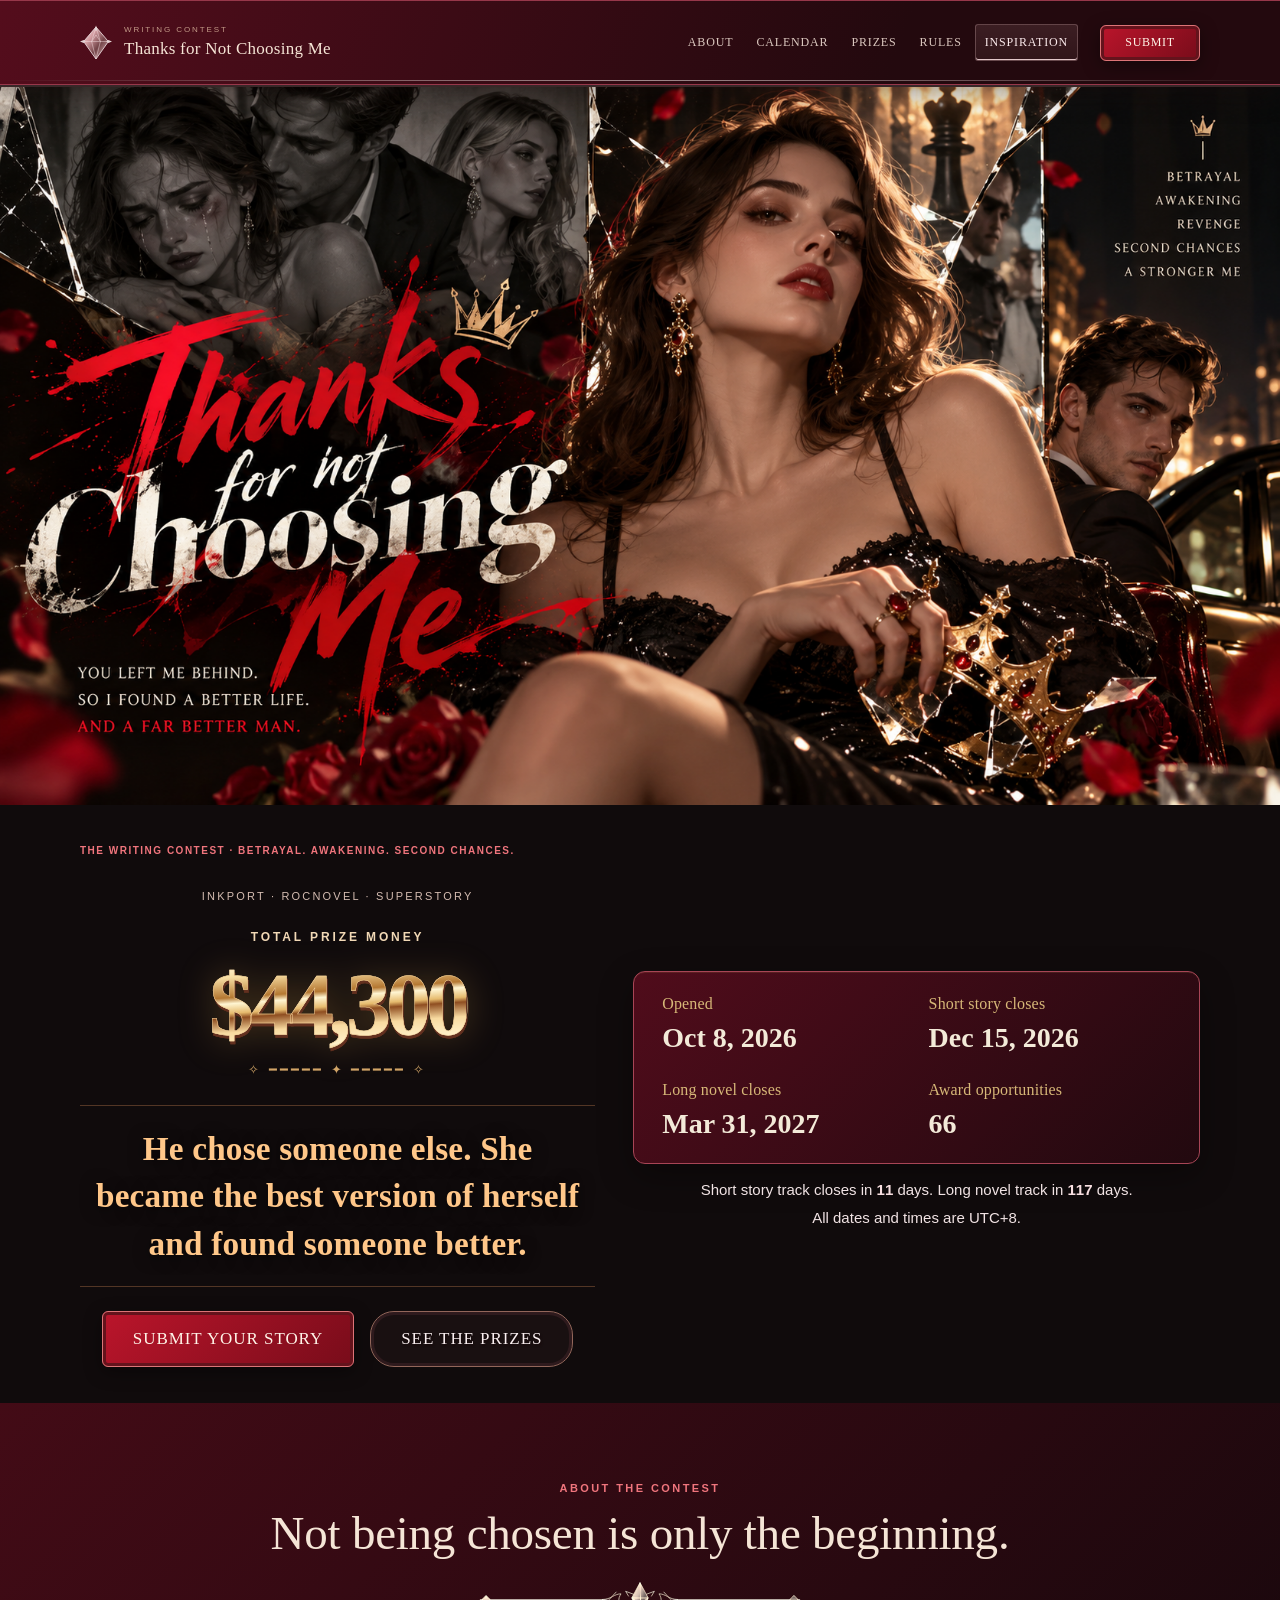
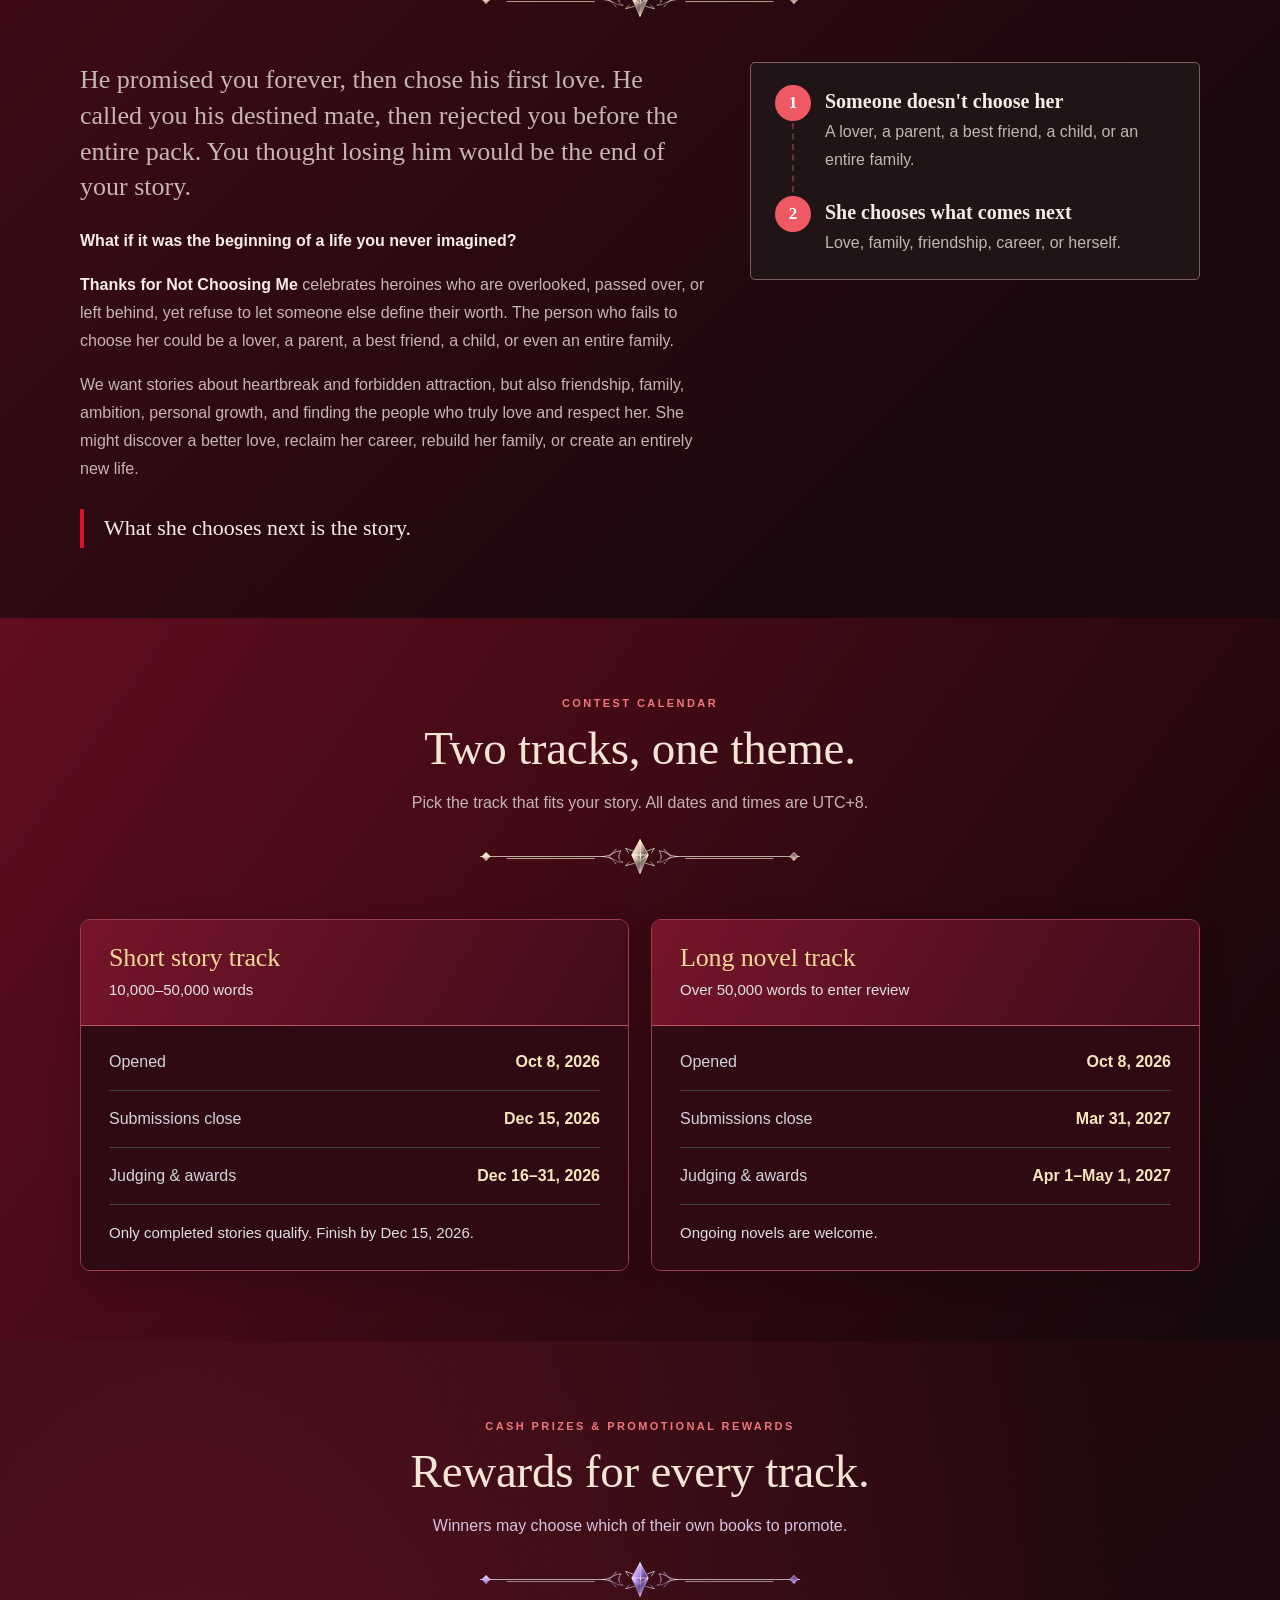
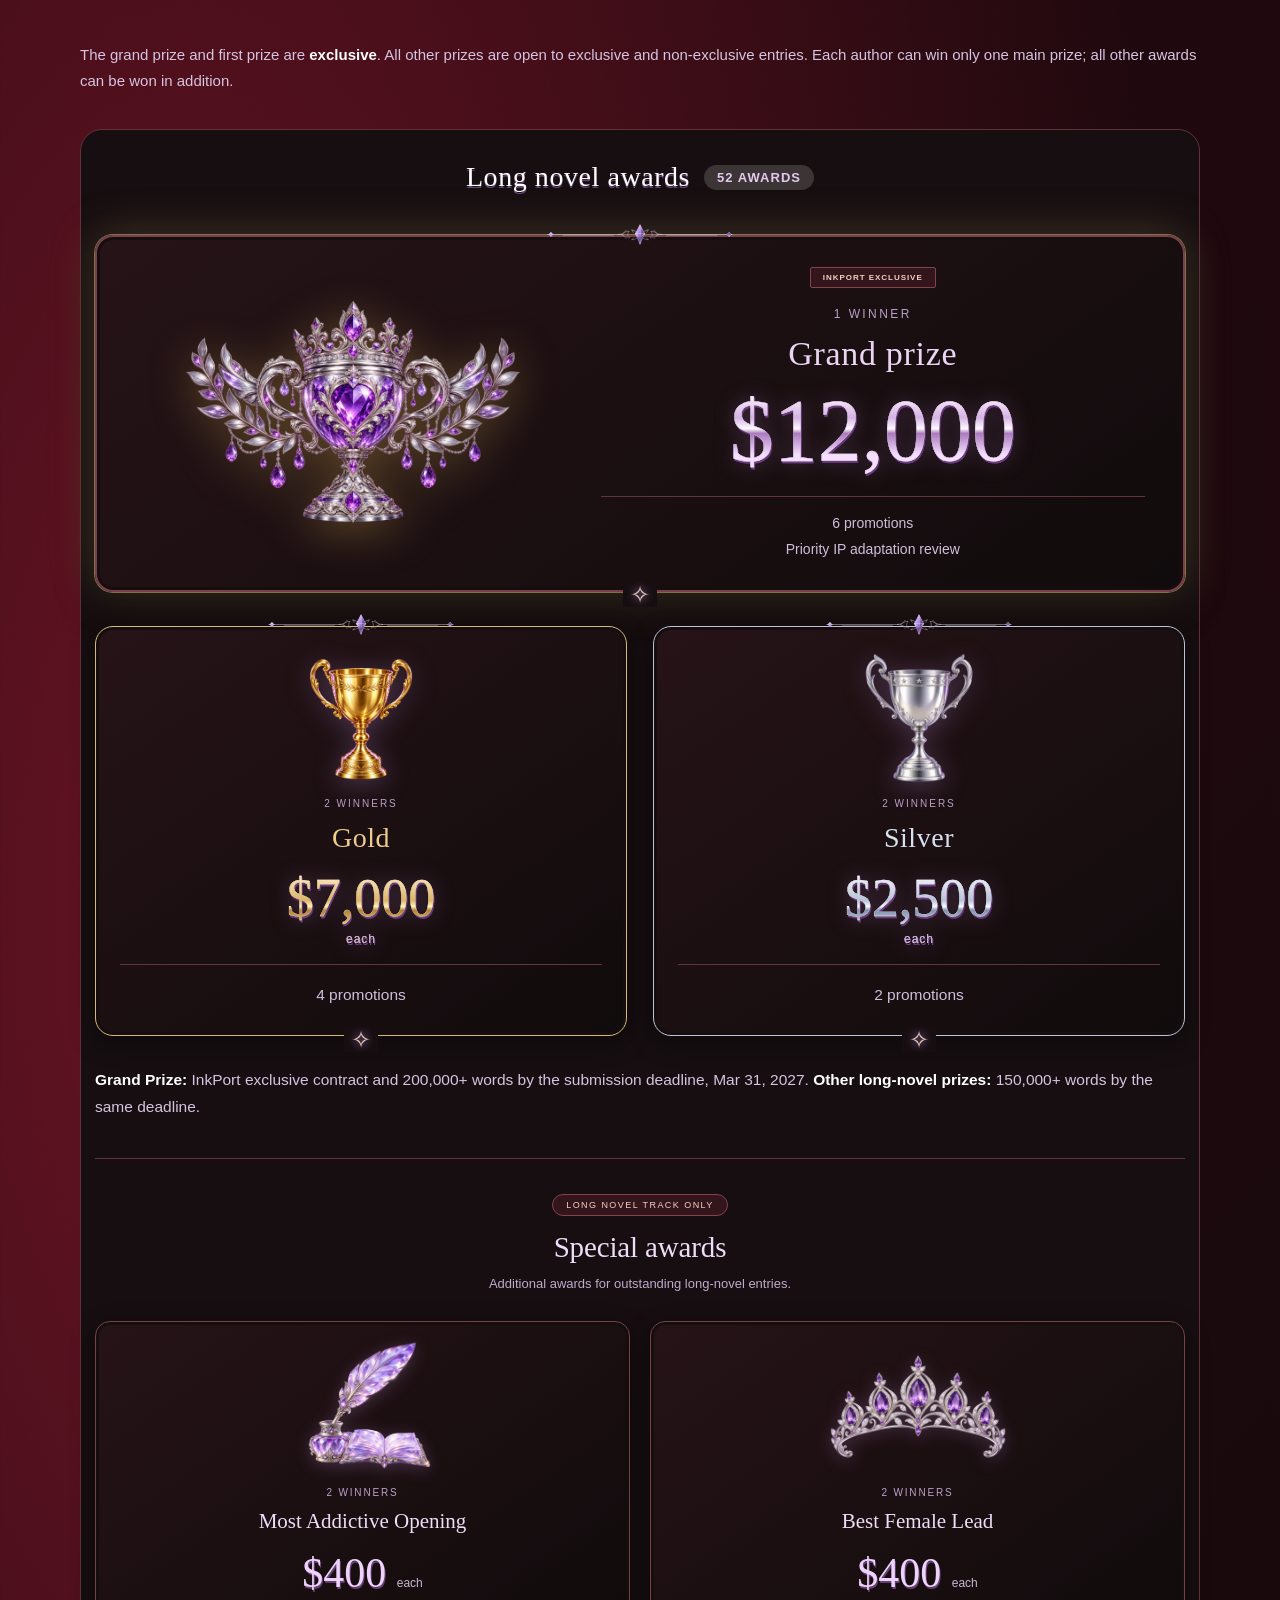
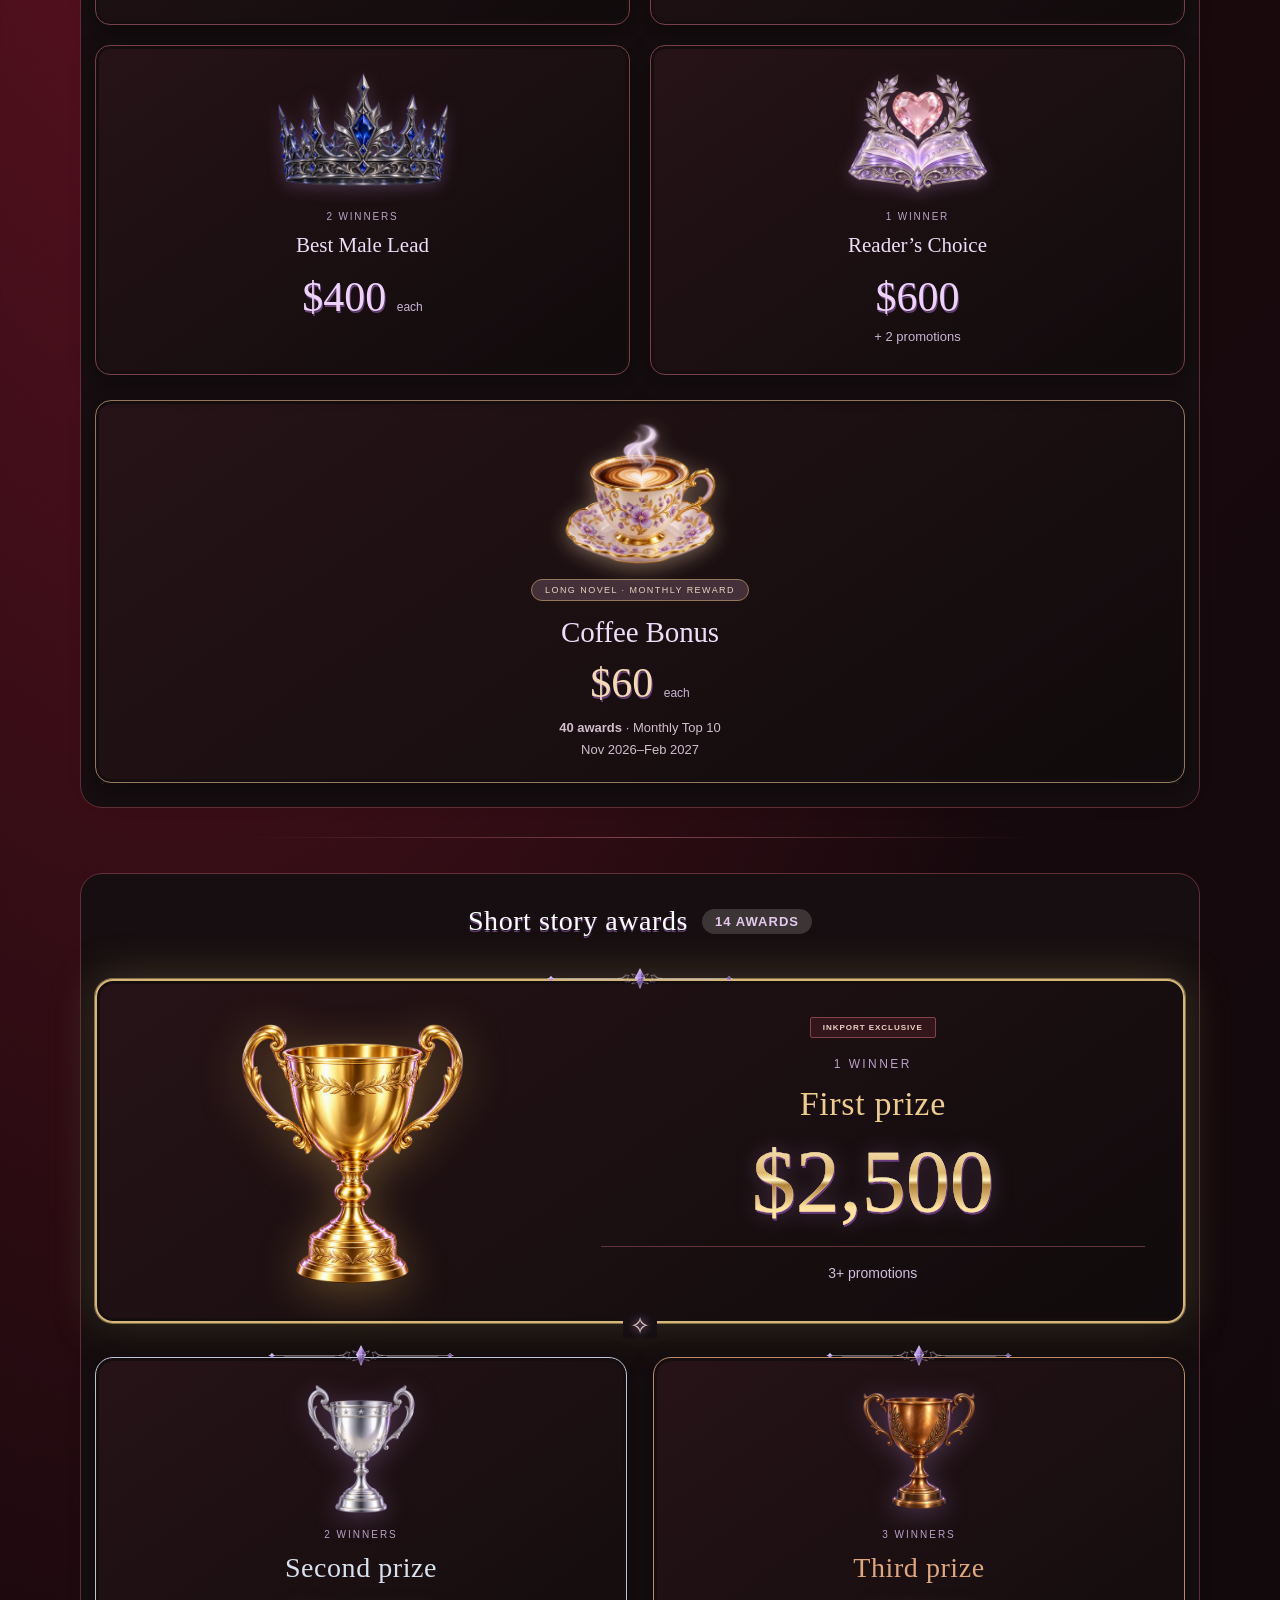
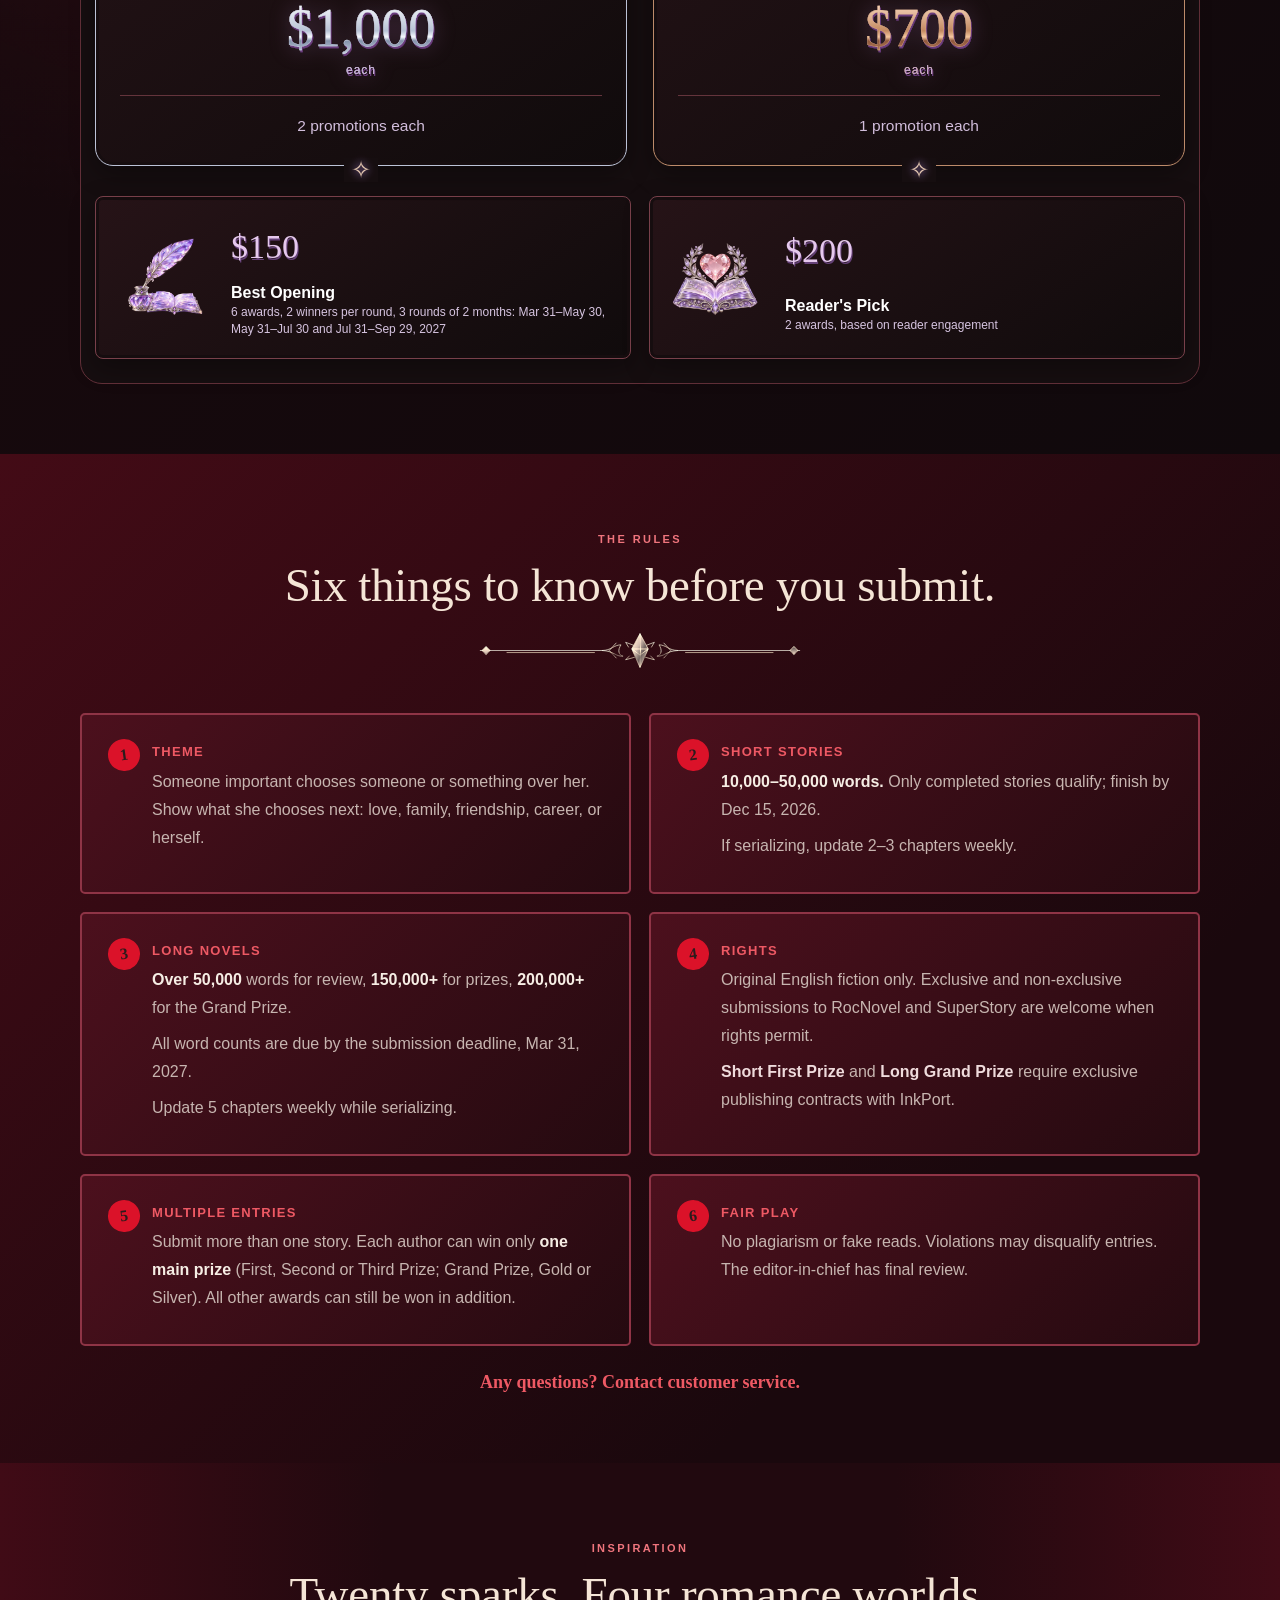
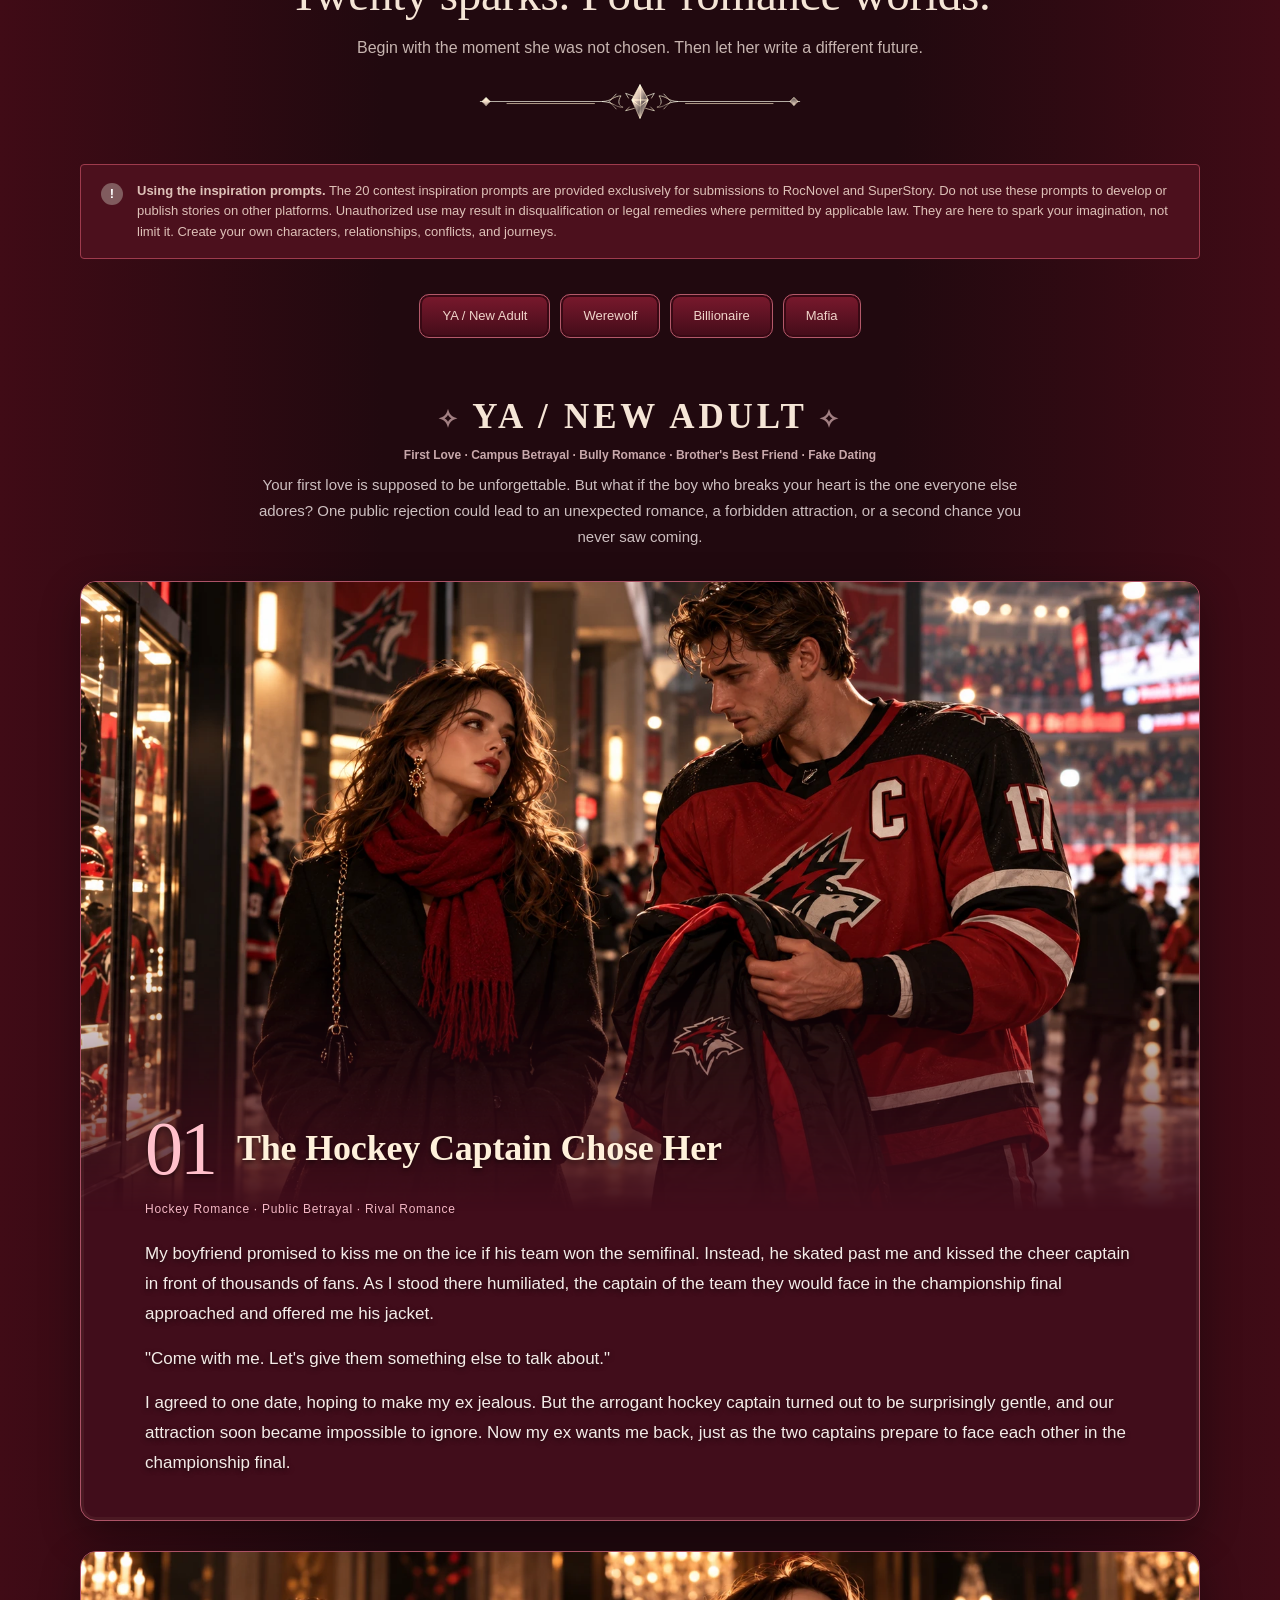
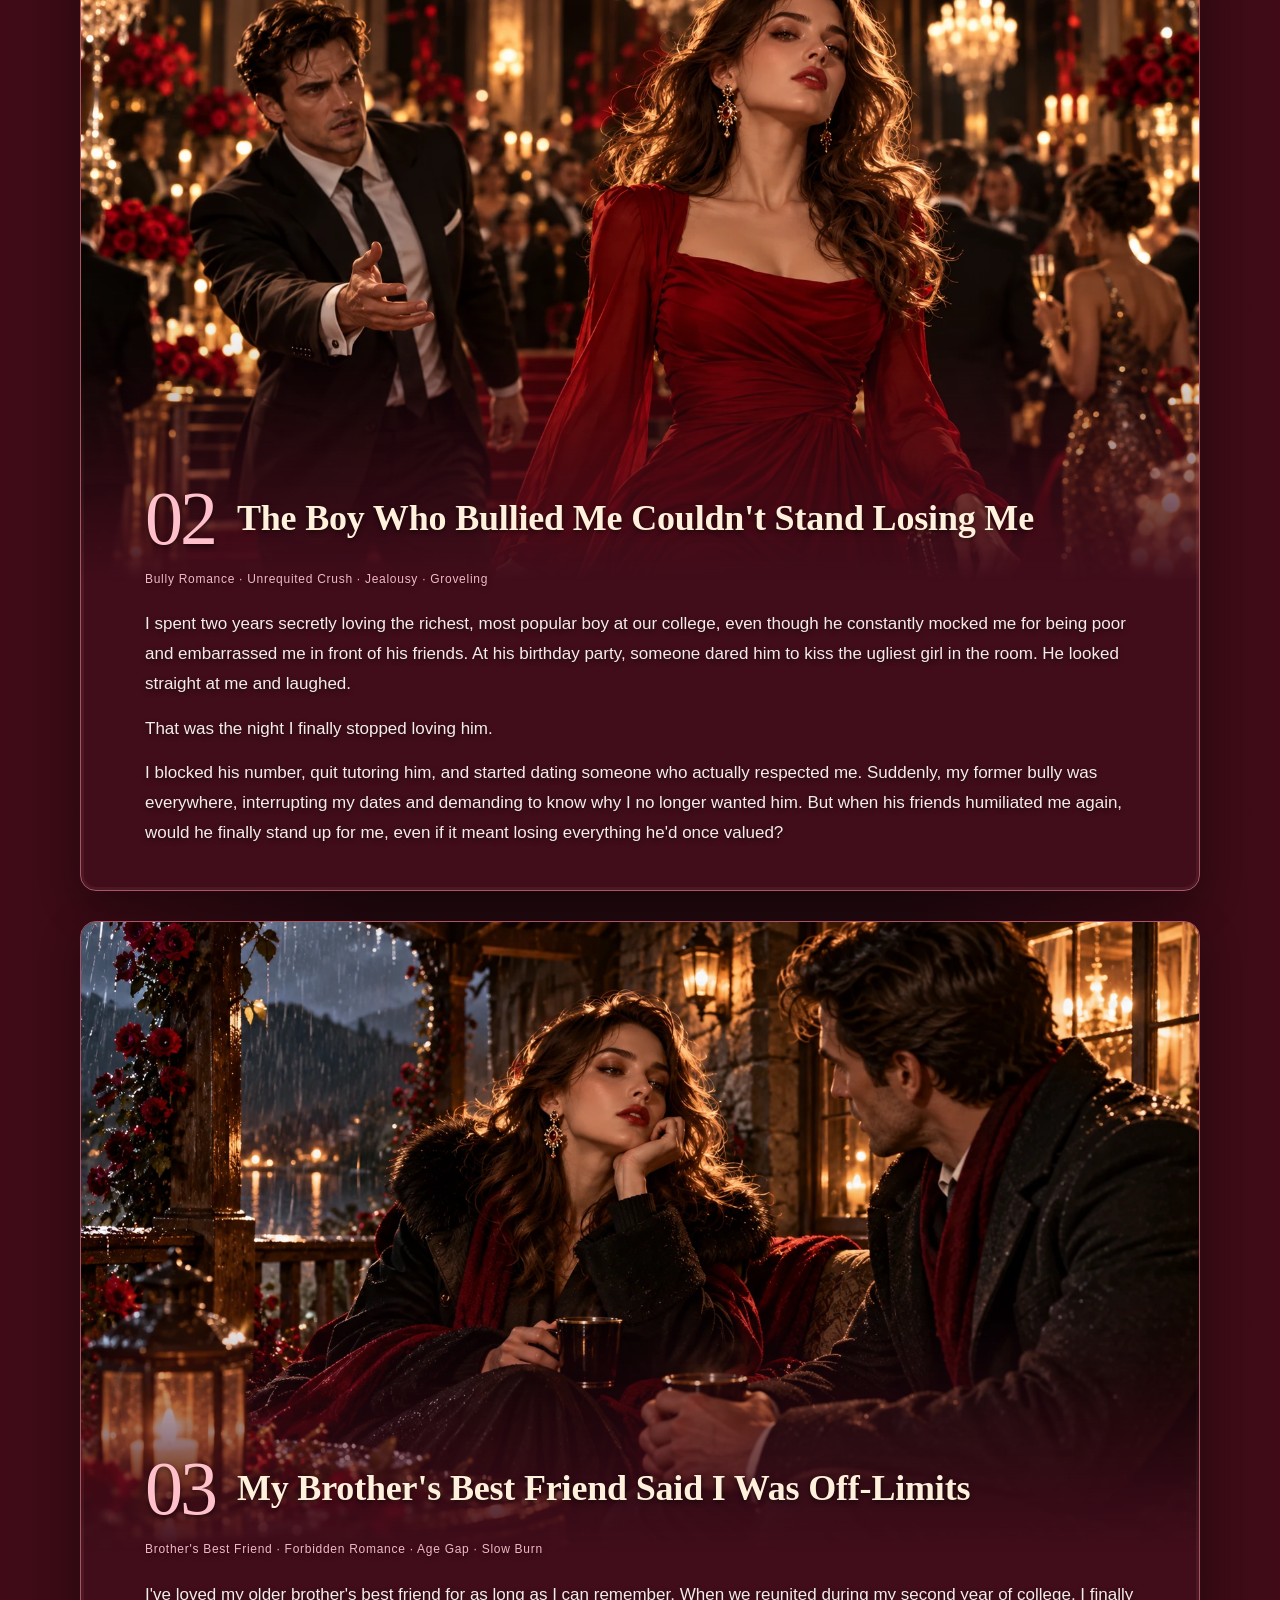
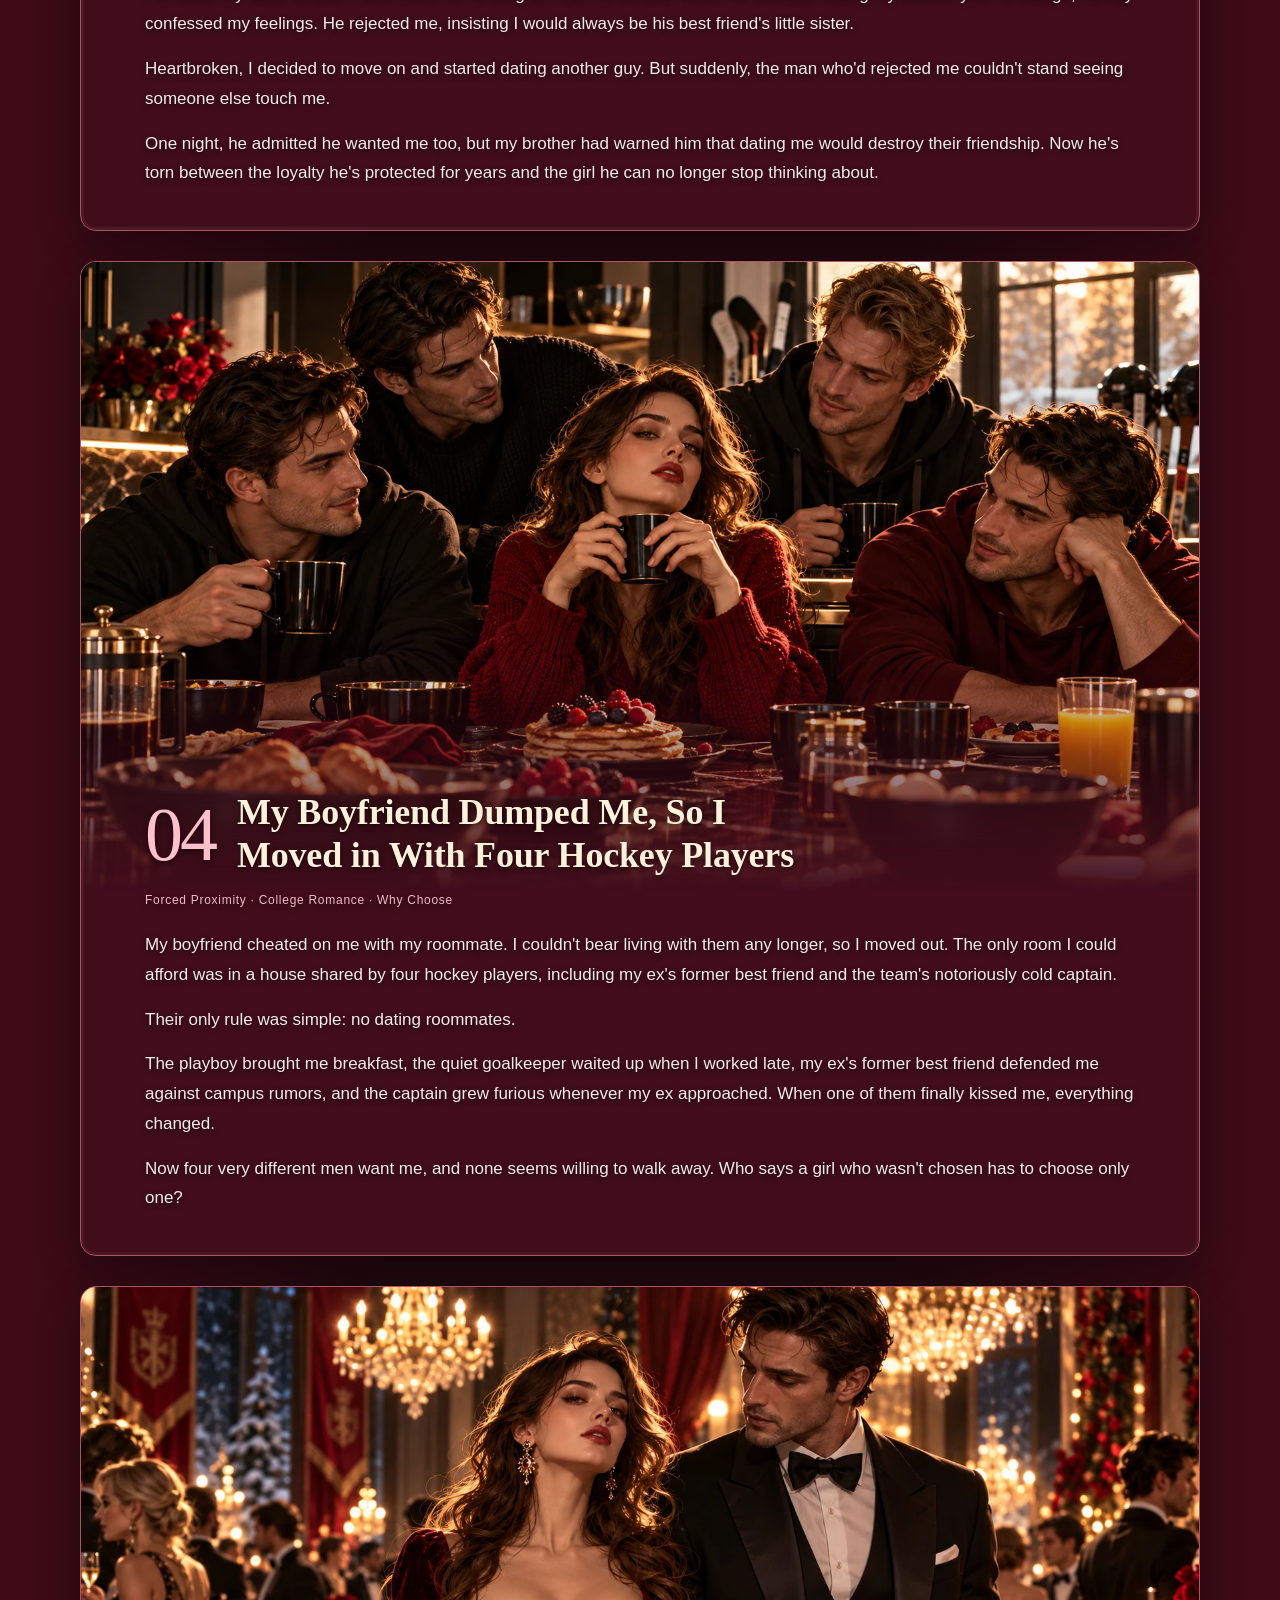
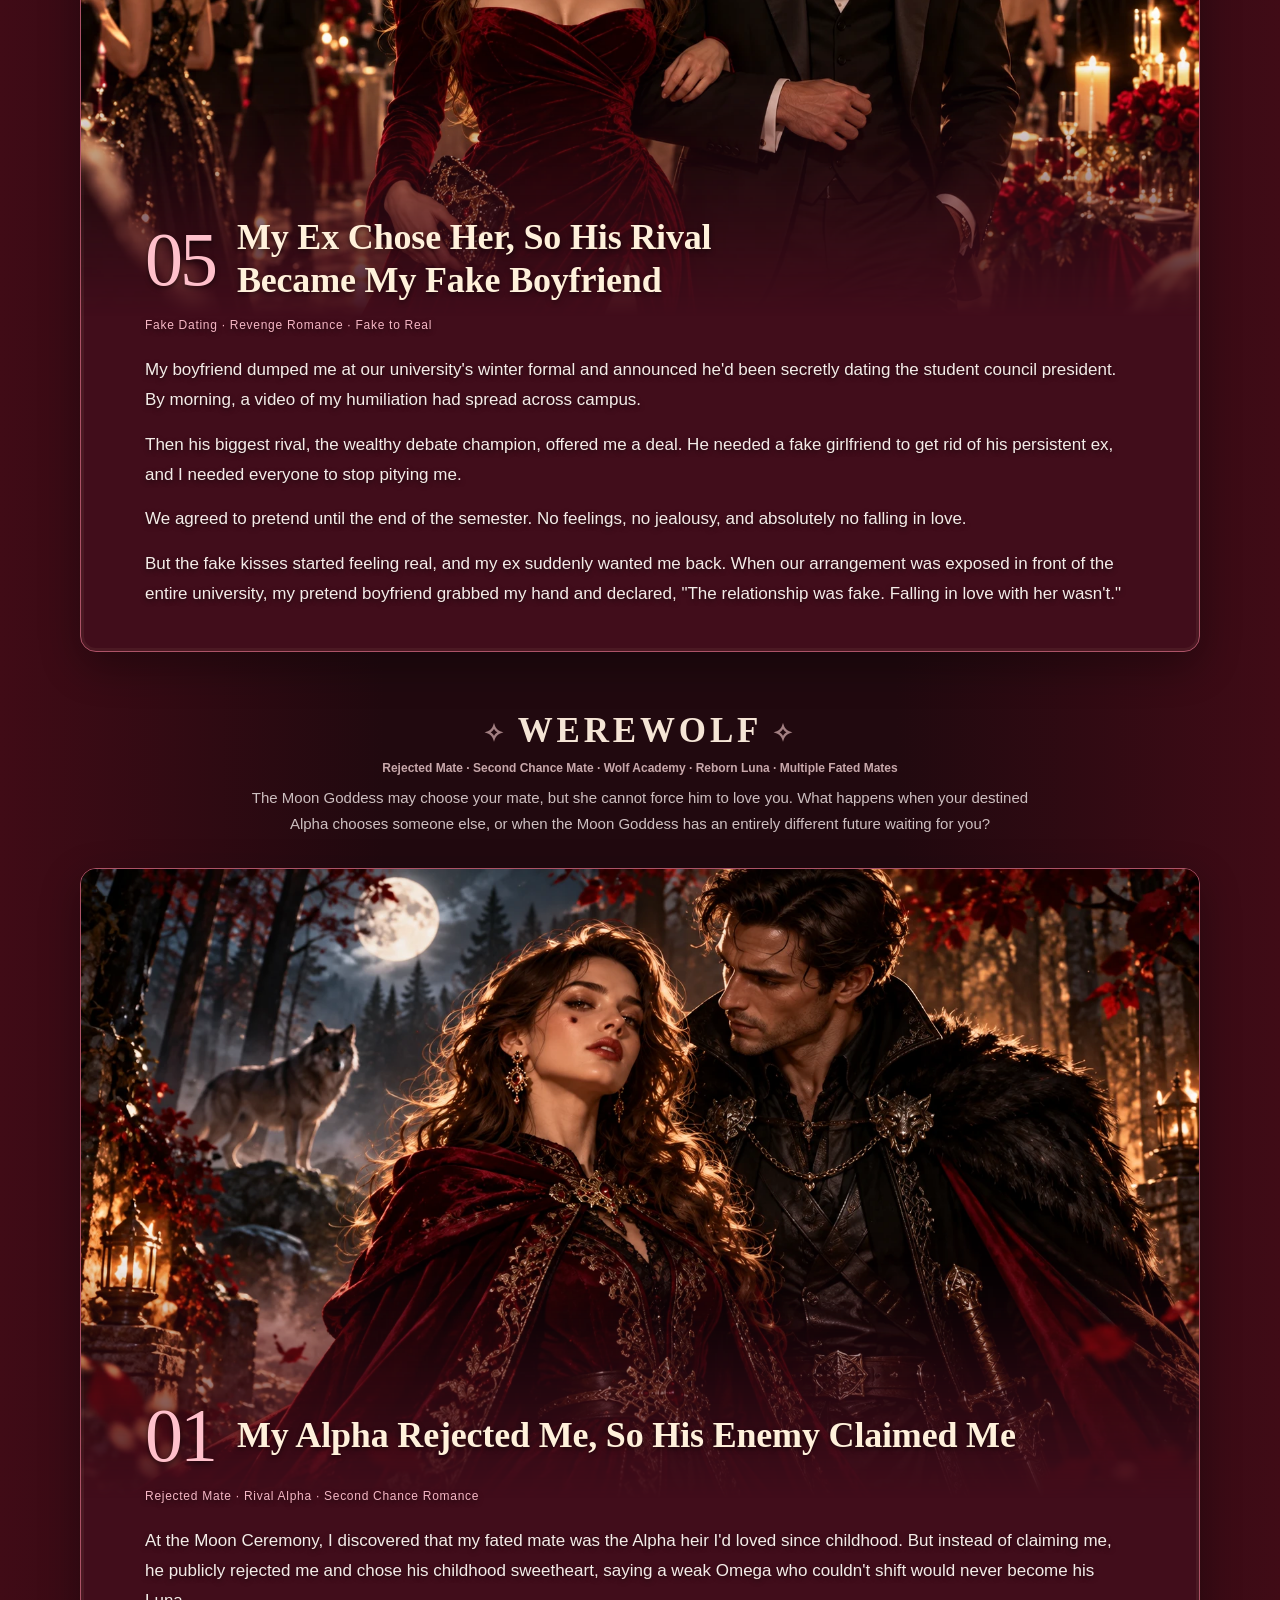
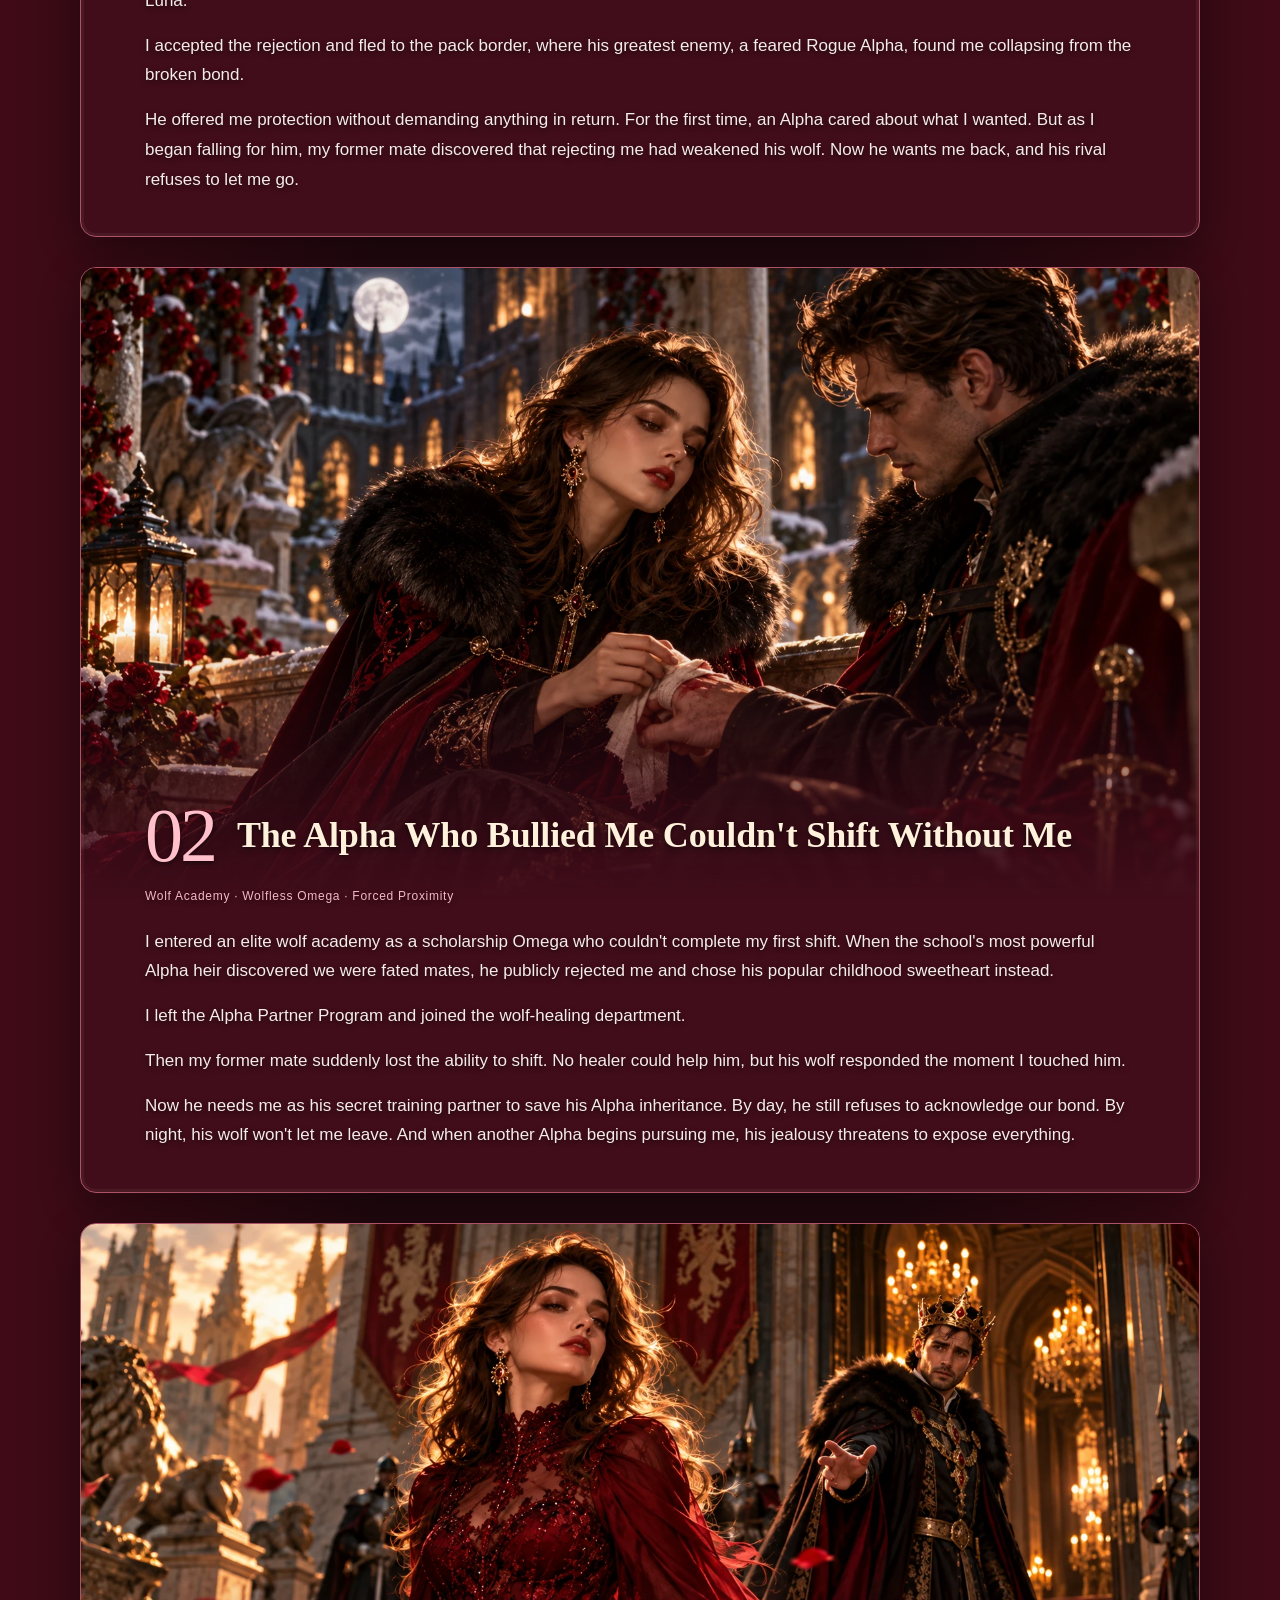
<file: index.html>
<!doctype html>
<html lang="en">
<head>
<meta charset="utf-8">
<meta name="viewport" content="width=device-width, initial-scale=1, viewport-fit=cover">
<title>Thanks for Not Choosing Me</title>
<meta name="description" content="Rules, calendar, prizes and 20 story prompts for the InkPort, RocNovel and SuperStory writing contest.">
<link rel="preconnect" href="https://fonts.googleapis.com">
<link rel="preconnect" href="https://fonts.gstatic.com" crossorigin>
<link href="https://fonts.googleapis.com/css2?family=Fraunces:opsz,wght@9..144,600;9..144,700&family=Gabarito:wght@500;600;700;800&family=Figtree:wght@400;500;600;700&display=swap" rel="stylesheet">
<style>
[hidden]{display:none!important}
img{max-width:100%}

/* Layout: alternating light and purple bands. Purple for hero, prizes and the closing call;
   white cards with soft shadows on light bands. Rounded display sans, one pink highlight colour. */
:root{
  --bg:#fdf5f6; --surface:#ffffff; --fg:#422528; --muted:#886c6e; --line:#f1e1e2; --soft:#faeaeb; --card-border:#f7d9dc; --blob1:rgba(255,140,205,.30); --blob2:rgba(140,100,255,.20);
  --accent:#d15c67; --accent-fg:#ffffff; --accent-soft:#fbeced;
  --pop:#e68891; --pop-soft:#fbedee; --pop-fg:#783238; --pop-line:#f5ced2; --tag:#ba4751; --on-band-pop:#f2c0c5;
  --band:#b44b55; --band-2:#d86a74; --on-band:#ffffff; --on-band-muted:#f7dcde;
  --shadow:0 6px 0 #f7d7da,0 24px 32px -24px rgba(109,61,240,.5);
  --serif:'Fraunces',Georgia,'Times New Roman',serif;
  --display:'Gabarito','Figtree',system-ui,-apple-system,'Segoe UI',sans-serif;
  --body:'Figtree',system-ui,-apple-system,'Segoe UI',Roboto,sans-serif;
}
@media (prefers-color-scheme: dark){:root:not([data-theme="light"]){
  --bg:#39171a; --surface:#55272b; --fg:#fdf4f5; --muted:#ddb9bd; --line:rgba(255,255,255,.12);
  --accent:#f1bdc2; --accent-fg:#42171b; --accent-soft:#70363b;
  --pop-soft:#5b2d31; --pop-fg:#f4cdd0; --pop-line:#7a3f44;
  --band:#ab3f49; --band-2:#d55f69; --soft:#522024; --card-border:rgba(255,255,255,.1); --blob1:rgba(255,90,190,.12); --blob2:rgba(120,80,255,.22); --shadow:0 16px 36px -18px rgba(255,90,190,.28); color-scheme:dark}}
:root[data-theme="dark"]{
  --bg:#39171a; --surface:#55272b; --fg:#fdf4f5; --muted:#ddb9bd; --line:rgba(255,255,255,.12);
  --accent:#f1bdc2; --accent-fg:#42171b; --accent-soft:#70363b;
  --pop-soft:#5b2d31; --pop-fg:#f4cdd0; --pop-line:#7a3f44;
  --band:#ab3f49; --band-2:#d55f69; --soft:#522024; --card-border:rgba(255,255,255,.1); --blob1:rgba(255,90,190,.12); --blob2:rgba(120,80,255,.22); --shadow:0 16px 36px -18px rgba(255,90,190,.28); color-scheme:dark}

*{box-sizing:border-box}
html{scroll-behavior:smooth;scroll-padding-top:72px;background:var(--bg)}
body{margin:0;background-color:var(--bg);background-image:radial-gradient(640px 460px at 0% 16%,var(--blob1),transparent 70%),radial-gradient(560px 460px at 100% 52%,var(--blob2),transparent 70%);background-repeat:no-repeat;color:var(--fg);font-family:var(--body);font-size:17px;line-height:1.65;-webkit-font-smoothing:antialiased;overflow-x:hidden}
body::before{content:"";position:fixed;inset:0 0 auto;height:env(safe-area-inset-top,0px);z-index:60;background:var(--bg)}
a{color:inherit}
.wrap{width:100%;max-width:1040px;margin-inline:auto;padding-left:max(20px,env(safe-area-inset-left,0px));padding-right:max(20px,env(safe-area-inset-right,0px));position:relative;z-index:1}
h1,h2,h3,h4{font-family:var(--display);font-weight:700;line-height:1.1;margin:0;text-wrap:balance;letter-spacing:-.005em}
p{margin:0 0 1em}
em{font-style:normal}
@media(prefers-reduced-motion:reduce){html{scroll-behavior:auto}}
:focus-visible{outline:2px solid var(--pop);outline-offset:3px;border-radius:4px}

/* bands */
.band{position:relative;overflow:hidden;color:var(--on-band);background-color:var(--band);
  background-image:radial-gradient(520px 300px at 88% 8%,rgba(255,111,174,.38),transparent 70%),linear-gradient(rgba(255,255,255,.055) 1px,transparent 1px),linear-gradient(90deg,rgba(255,255,255,.055) 1px,transparent 1px),linear-gradient(180deg,var(--band-2),var(--band) 70%);
  background-size:100% 100%,36px 36px,36px 36px,100% 100%}
.band .kicker{color:var(--on-band-pop);background:rgba(255,255,255,.14)}
.band .head p{color:var(--on-band-muted)}
.curve-b::after,.curve-t::before{content:"";position:absolute;left:-5%;right:-5%;height:42px;background:var(--bg);z-index:0}
.curve-b::after{bottom:-1px;border-radius:50% 50% 0 0/100% 100% 0 0}
.curve-t::before{top:-1px;border-radius:0 0 50% 50%/0 0 100% 100%}

section.soft+section.band{margin-top:0}
section.soft{background:var(--soft);margin-top:70px;padding:112px 0 116px;position:relative;overflow:hidden}
.help{margin:26px 0 0;font:700 18px var(--display);color:var(--accent);text-align:center}
.rules li:hover,.prompt:hover{transform:translateY(-3px)}
.deco{position:absolute;pointer-events:none;z-index:0}
.deco svg{display:block;width:100%;height:100%}
@media(max-width:820px){.deco.hide-s{display:none}}

/* nav */
.nav{position:sticky;top:env(safe-area-inset-top,0px);z-index:50;background:color-mix(in srgb,var(--surface) 92%,transparent);backdrop-filter:blur(10px);border-bottom:2px solid var(--card-border)}
.navpill{display:flex;align-items:center;gap:4px;height:62px}
.brand{display:flex;align-items:center;gap:9px;font-family:var(--serif);font-weight:700;text-decoration:none;font-size:18px;white-space:nowrap;margin-right:auto;padding-right:12px}
.brand .mk{flex:none;display:grid;place-items:center}
.brand .mk svg{width:20px;height:18px;color:var(--pop);display:block}
.navpill nav{display:flex;gap:2px}
.navpill nav a{text-decoration:none;font-size:14.5px;font-weight:700;color:var(--muted);padding:8px 14px;border-radius:10px;transition:background .15s,color .15s}
.navpill nav a:hover{background:var(--accent-soft);color:var(--accent)}
.navpill nav a.on{background:var(--pop-soft);color:var(--pop-fg)}
.navpill .btn{margin-left:10px;box-shadow:none}
.btn{display:inline-flex;align-items:center;gap:8px;font:700 15.5px var(--body);text-decoration:none;white-space:nowrap;border:1px solid var(--accent);background:var(--accent);color:var(--accent-fg);padding:13px 24px;border-radius:99px;cursor:pointer;transition:transform .15s,filter .15s}
.btn:hover{filter:brightness(1.07);transform:translateY(-1px)}
.btn.sm{padding:8px 18px;font-size:14px}
.btn.pop{background:var(--pop);border-color:var(--pop);color:#321315;box-shadow:0 4px 0 #ab585f}
.btn.pop:hover{transform:translateY(-2px)}
.btn.line{background:transparent;color:var(--on-band);border-color:rgba(255,255,255,.55)}
.btn.line:hover{background:rgba(255,255,255,.12)}
@media(max-width:860px){.navpill nav{display:none}}
@media(max-width:420px){.brand{font-size:15px;gap:7px}}

/* hero */
.hero{padding:70px 0 120px}
.hero .wrap{display:grid;grid-template-columns:minmax(0,1.3fr) minmax(0,1fr);gap:52px;align-items:center}
.kicker{display:inline-block;font-size:12.5px;font-weight:700;letter-spacing:.12em;text-transform:uppercase;color:var(--pop-fg);background:var(--pop-soft);padding:5px 13px;border-radius:99px;margin-bottom:16px}
.hero h1{font-family:var(--serif);font-size:clamp(46px,7.4vw,84px);font-weight:700;line-height:1;letter-spacing:-.02em;text-shadow:0 3px 0 rgba(30,10,90,.35)}
.hero h1 em{font-family:var(--serif);font-weight:800;color:var(--on-band-pop)}
.hero .strap{display:inline-block;rotate:-1.2deg;margin:26px 0 0;padding:10px 20px;border-radius:14px;background:rgba(255,255,255,.14);border:1px solid rgba(255,255,255,.22);font-family:var(--display);font-size:clamp(17px,2.2vw,21px);line-height:1.4;max-width:30em}
.hero .cta{display:flex;gap:12px;flex-wrap:wrap;margin-top:32px}
.glance{border-radius:22px;background:var(--surface);color:var(--fg);padding:8px 26px;box-shadow:0 24px 50px -22px rgba(20,5,70,.65)}
.glance .row{display:flex;justify-content:space-between;gap:16px;padding:14px 0;border-bottom:1px solid var(--line);font-size:15px}
.glance .row:last-child{border:0}
.glance dl{margin:0}
.glance dt{color:var(--muted)}
.glance dd{margin:0;font-weight:700;text-align:right}
.glance .big{font-family:var(--display);font-size:28px;color:var(--accent);font-weight:800}
.count{margin:14px 6px 0;font-size:14px;color:var(--on-band-muted)}
.count b{color:#fff}
@media(max-width:820px){.hero{padding:44px 0 90px}.hero .wrap{grid-template-columns:1fr;gap:34px}}

/* sections */
section{padding:76px 0 0}
section.band{padding:110px 0 120px;margin-top:76px}
.head{margin-bottom:34px;max-width:660px}
.head .kicker{margin-bottom:10px}
.head h2{font-size:clamp(30px,4.6vw,46px);font-weight:700}
.head p{margin:14px 0 0;color:var(--muted)}

/* about */
.about{display:grid;grid-template-columns:minmax(0,1.4fr) minmax(0,1fr);gap:48px}
.about .lede{font-family:var(--display);font-size:clamp(21px,2.9vw,26px);line-height:1.38;margin:0 0 22px}
.about p{color:var(--muted)}
.about p b{color:var(--fg);font-weight:700}
.pull{border-left:4px solid var(--pop);padding:4px 0 4px 20px;margin:26px 0 0;font-family:var(--display);font-size:22px;line-height:1.4;color:var(--fg)!important}
.aside{display:grid;gap:18px;align-content:start}
.aside .box{border:2px solid var(--card-border);background:var(--surface);border-radius:20px;padding:22px 24px;box-shadow:var(--shadow)}
.aside h3{font-family:var(--body);font-size:12.5px;font-weight:700;letter-spacing:.1em;text-transform:uppercase;color:var(--accent);margin:0 0 12px}
.chips{display:flex;flex-wrap:wrap;gap:8px}
.chip{font-size:14.5px;font-weight:700;padding:6px 14px;border-radius:99px;background:var(--accent-soft);color:var(--accent)}
.chip.warm{background:var(--pop-soft);color:var(--pop-fg)}
.moves{padding:26px 26px 22px}
.move{display:grid;grid-template-columns:36px minmax(0,1fr);gap:14px;position:relative;padding-bottom:22px}
.move:last-child{padding-bottom:0}
.move:not(:last-child)::before{content:"";position:absolute;left:17px;top:38px;bottom:4px;border-left:2px dashed var(--card-border)}
.mn{width:36px;height:36px;border-radius:50%;background:var(--accent);color:var(--accent-fg);display:grid;place-items:center;font:800 17px var(--display)}
.move h3{font-family:var(--display);font-size:20px;font-weight:700;letter-spacing:0;text-transform:none;color:var(--fg);margin:5px 0 6px}
.move p{margin:0;color:var(--muted);font-size:16px}
.notice{margin-top:36px;display:flex;gap:14px;border:1.5px solid var(--pop);background:var(--pop-soft);color:var(--pop-fg);border-radius:16px;padding:16px 20px;font-size:15px;line-height:1.55}
.notice b{font-weight:700}
.notice .ic{flex:none;width:22px;height:22px;border-radius:50%;background:var(--pop);color:#321315;display:grid;place-items:center;font-weight:800;font-size:13px;margin-top:2px}
@media(max-width:820px){.about{grid-template-columns:1fr;gap:30px}}

/* calendar */
.tracks{display:grid;grid-template-columns:1fr 1fr;gap:22px}
.track{border:2px solid var(--card-border);border-radius:22px;background:var(--surface);box-shadow:var(--shadow);overflow:hidden}
.track .th{padding:24px 28px 20px;background:var(--accent-soft)}
.track.long .th{background:var(--pop-soft)}
.track h3{font-size:26px;font-weight:700}
.track .len{margin:4px 0 0;font-size:15px;color:var(--muted)}
.track .in{padding:8px 28px 24px}
.when{list-style:none;margin:0;padding:0}
.when li{display:flex;justify-content:space-between;gap:16px;padding:14px 0;border-bottom:1px solid var(--line);font-size:16px}
.when span{color:var(--muted)}
.when b{font-weight:700;text-align:right}
.track .note{margin:16px 0 0;font-size:15px;color:var(--muted)}
@media(max-width:760px){.tracks{grid-template-columns:1fr}}

/* prizes (on band) */
.tabs{display:flex;gap:8px;flex-wrap:wrap;margin-bottom:28px}
.tabs button{font:600 15.5px var(--body);color:var(--on-band);background:rgba(255,255,255,.13);border:0;padding:10px 20px;border-radius:99px;cursor:pointer;transition:background .15s}
.tabs button:hover{background:rgba(255,255,255,.24)}
.tabs button[aria-selected=true]{background:#fff;color:var(--band)}
.panel[hidden]{display:none}
.pz{display:grid;grid-template-columns:repeat(3,1fr);gap:16px;align-items:stretch}
.pc{background:var(--surface);color:var(--fg);border-radius:22px;padding:26px 24px 24px;box-shadow:0 20px 40px -22px rgba(20,5,70,.7);position:relative;display:flex;flex-direction:column}
.pc.top{border:3px solid var(--pop);background:var(--surface)}
.pc .rk{font-size:12px;font-weight:700;letter-spacing:.12em;text-transform:uppercase;color:var(--muted)}
.pc h4{font-size:24px;font-weight:700;margin:4px 0 10px}
.pc .amt{font-family:var(--display);font-weight:800;font-size:clamp(36px,5vw,50px);line-height:1;color:var(--accent)}
.pc .amt small{display:block;font:500 14px var(--body);color:var(--muted);margin-top:6px}
.pc ul{list-style:none;margin:18px 0 0;padding:16px 0 0;border-top:1px solid var(--line);display:grid;gap:4px;font-size:15.5px}
.tag{display:inline-block;font:700 10.5px var(--body);letter-spacing:.1em;background:var(--tag);color:#fff;border-radius:99px;padding:3px 10px;vertical-align:middle}
.pc .tag{position:absolute;right:16px;top:16px}
.exnote{margin:0 0 6px;font-size:15px;color:var(--on-band-muted)}
.exnote b{color:#fff}
.minor{display:grid;grid-template-columns:1fr 1fr;gap:16px;margin-top:16px}
.minor div{background:rgba(255,255,255,.12);border:1px solid rgba(255,255,255,.2);border-radius:18px;padding:16px 20px;display:flex;gap:16px;align-items:center}
.minor b{font-family:var(--display);font-weight:800;font-size:30px;color:var(--on-band-pop);min-width:84px}
.minor span{font-size:15px;color:var(--on-band-muted);line-height:1.45}
.minor strong{color:#fff;font-weight:700;display:block;font-size:16px}
.subnote{margin:20px 0 0;font-size:15.5px;color:var(--on-band-muted)}
.subnote b{color:#fff}
.scroll{overflow-x:auto;background:var(--surface);color:var(--fg);border-radius:22px;box-shadow:0 20px 40px -22px rgba(20,5,70,.7)}
table{width:100%;border-collapse:collapse;font-size:16px;min-width:540px}
th{font-size:12px;letter-spacing:.1em;text-transform:uppercase;color:var(--muted);font-weight:700;text-align:left;padding:18px 16px 12px 24px}
td{padding:16px 16px 16px 24px;border-top:1px solid var(--line)}
td.aw{font-family:var(--display);font-size:20px;font-weight:700}
td.cash{font-family:var(--display);font-size:22px;color:var(--accent);font-weight:700;white-space:nowrap}
td.cash small{font:400 14px var(--body);color:var(--muted)}
@media(max-width:820px){.pz{grid-template-columns:1fr}.minor{grid-template-columns:1fr}}

.sub{display:flex;align-items:center;gap:14px;flex-wrap:wrap;margin:44px 0 20px}
.sub h3{font-size:clamp(26px,3.6vw,34px);font-weight:800;color:#fff}
.sub .cnt{font:700 13px var(--body);letter-spacing:.08em;text-transform:uppercase;background:rgba(255,255,255,.16);border-radius:99px;padding:5px 13px;color:var(--on-band-pop)}
.mh{font:700 20px var(--display);color:#fff;margin:34px 0 14px}
/* rules */
.rules{list-style:none;margin:0;padding:0;display:grid;grid-template-columns:1fr 1fr;gap:18px}
.rules li{border:2px solid var(--card-border);transition:transform .2s;background:var(--surface);border-radius:22px;padding:24px 26px;box-shadow:var(--shadow);display:grid;grid-template-columns:38px minmax(0,1fr);gap:0 6px}
.rules .n{width:32px;height:32px;border-radius:50%;background:var(--pop);color:#321315;rotate:-8deg;display:grid;place-items:center;font-family:var(--display);font-weight:700;font-size:16px}
.rules h3{font-family:var(--body);font-size:13px;font-weight:700;letter-spacing:.1em;text-transform:uppercase;margin:6px 0 8px;color:var(--accent)}
.rules p{margin:0 0 8px;color:var(--muted);font-size:16px}
.rules p b{color:var(--fg);font-weight:700}
.rules strong{color:var(--fg);font-weight:700;background:linear-gradient(transparent 62%,var(--pop-line) 62%)}
@media(max-width:760px){.rules{grid-template-columns:1fr}}

/* inspiration */
.gtags{font-size:14px;color:var(--accent);font-weight:700;margin:0 0 6px}
.gdesc{max-width:700px;margin:0 0 20px;color:var(--muted)}
.tabs.lite button{color:var(--accent);background:var(--accent-soft)}
.tabs.lite button:hover{background:var(--accent-soft);filter:brightness(.97)}
.tabs.lite button[aria-selected=true]{background:var(--accent);color:var(--accent-fg)}
.prompt{border:2px solid var(--card-border);background:var(--surface);border-radius:20px;box-shadow:var(--shadow)}
.prompt button.hd{width:100%;display:grid;grid-template-columns:44px minmax(0,1fr) 24px;gap:8px;align-items:start;text-align:left;background:none;border:0;color:inherit;cursor:pointer;padding:20px 24px;font-family:inherit}
.prompt .pn{font-family:var(--display);font-weight:700;color:var(--accent);font-size:18px;line-height:1.35}
.prompt h4{font-size:clamp(19px,2.5vw,23px);line-height:1.25;font-weight:700}
.prompt .pt{display:block;margin-top:5px;font-size:13.5px;color:var(--muted);line-height:1.4}
.prompt .chev{width:11px;height:11px;border-right:2px solid var(--accent);border-bottom:2px solid var(--accent);rotate:45deg;margin-top:9px;transition:rotate .2s}
.prompt.open .chev{rotate:225deg;margin-top:15px}
.prompt .body{display:none;padding:0 28px 24px 76px;max-width:760px}
.prompt.open .body{display:block}
.prompt .body p{opacity:.9}
.prompt button.hd:hover h4{color:var(--accent)}
@media(max-width:560px){.prompt button.hd{grid-template-columns:32px minmax(0,1fr) 20px;padding:18px}.prompt .body{padding:0 18px 22px 18px}}

.genre{margin-top:52px}
.ghead{max-width:720px;margin-bottom:22px}
.ghead h3{font-size:clamp(28px,4vw,38px);font-weight:800}
.ghead .gt{margin:8px 0 6px;font-size:14px;font-weight:700;color:var(--accent)}
.ghead .gd{margin:0;color:var(--muted)}
.prompts{display:grid;grid-template-columns:1fr 1fr;gap:16px;align-items:start}
.prompt{padding:24px 26px 14px}
.prompt .pn{font:800 12.5px var(--display);letter-spacing:.12em;text-transform:uppercase;color:var(--accent)}
.prompt h4{font-size:22px;line-height:1.2;margin:6px 0 6px}
.prompt .pt{margin:0 0 14px;font-size:13.5px;color:var(--muted);line-height:1.45}
.prompt p{font-size:15.5px;color:var(--fg)}
@media(max-width:820px){.prompts{grid-template-columns:1fr}}
/* partner + close */
.partner{border:2px solid var(--card-border);background:var(--surface);border-radius:22px;box-shadow:var(--shadow);padding:28px 32px;margin-top:76px}
.partner h3{font-size:25px;margin-bottom:6px;font-weight:700}
.partner p{margin:0;color:var(--muted)}
.logos{display:grid;grid-template-columns:repeat(3,1fr);gap:14px;margin-bottom:26px}
.logo{display:grid;place-items:center;height:92px;padding:14px 22px;border-radius:18px;background:#b44b55}
.logo.light{background:#fff;border:2px solid var(--card-border)}
.logo img{display:block;width:auto;height:auto;max-height:60px;max-width:100%}
@media(max-width:680px){.partner{padding:22px}.logos{grid-template-columns:1fr}.logo{height:80px}}
.final{margin-top:90px;padding:110px 0 80px}
.final h2{font-size:clamp(40px,6.8vw,72px);font-weight:800;line-height:1;letter-spacing:-.02em;max-width:11em;text-shadow:0 3px 0 rgba(30,10,90,.35)}
.final h2 em{font-weight:800;color:var(--on-band-pop)}
.final p{max-width:36em;color:var(--on-band-muted);margin:22px 0 30px;font-size:18px}
footer{background:var(--band);color:var(--on-band-muted);padding:22px 0 28px;font-size:14px}
footer .wrap{display:flex;gap:8px 24px;justify-content:space-between;flex-wrap:wrap}
</style><link rel="stylesheet" href="romance.css?v=serif-summary-labels">
</head>
<body>


<header class="nav">
  <div class="wrap">
    <div class="navpill">
      <a class="brand" href="#top"><span class="mk"><svg viewBox="0 0 44 48" aria-hidden="true"><defs><linearGradient id="navGem" x2="1" y2="1"><stop stop-color="#fbeced"/><stop offset=".3" stop-color="#d49ea3"/><stop offset=".6" stop-color="#734448"/><stop offset="1" stop-color="#e4bdc0"/></linearGradient></defs><path d="M22 2 39 22 22 46 5 22Z" fill="url(#navGem)" stroke="#ebdadc" stroke-width="1.2"/><path d="m22 2-6 20 6 24 6-24Zm-17 20h34M16 22l6-9 6 9" fill="none" stroke="#f9e2e4" stroke-width=".8" opacity=".8"/><path d="m22 0 2 5-2 3-2-3ZM0 22l5-2 3 2-3 2Zm44 0-5-2-3 2 3 2Z" fill="#e4d3d4"/></svg></span><span class="brand-copy"><span class="brand-eyebrow">Writing contest</span><span class="brand-title">Thanks for Not Choosing Me</span></span></a>
      <nav aria-label="Sections">
        <a href="#about">About</a><a href="#calendar">Calendar</a><a href="#prizes">Prizes</a><a href="#rules">Rules</a><a href="#inspiration">Inspiration</a>
      </nav>
      <a class="btn pop sm" href="https://author.inkport.top/" target="_blank" rel="noopener">Submit</a>
    </div>
  </div>
</header>

<main id="top">
  <div class="hero band curve-b"><img class="hero-art" src="assets/banner.png" alt="Thanks for Not Choosing Me — a defiant heroine in black, surrounded by red roses and shattered glass" fetchpriority="high">
    
    
    
    
    <div class="wrap">
      <div>
        <div class="kicker">THE WRITING CONTEST · BETRAYAL. AWAKENING. SECOND CHANCES.</div>
        <p class="hero-overline">INKPORT · ROCNOVEL · SUPERSTORY</p><h1 class="sr-only">Thanks for Not Choosing Me</h1><div class="hero-award" id="prize-pool"><span>Total prize money</span><strong>$44,300</strong></div>
        <p class="strap">He chose someone else. She became the best version of herself and found someone better.</p>
        <div class="cta">
          <a class="btn pop" href="https://author.inkport.top/" target="_blank" rel="noopener">Submit your story</a>
          <a class="btn line" href="#prizes">See the prizes</a>
        </div>
      </div>
      <div>
        <div class="glance">
          <dl>
            <div class="row"><dt class="ol">Opens</dt><dd>Oct 8, 2026</dd></div>
            <div class="row"><dt>Short story closes</dt><dd>Dec 15, 2026</dd></div>
            <div class="row"><dt>Long novel closes</dt><dd>Mar 31, 2027</dd></div>
            <div class="row"><dt>Award opportunities</dt><dd>66</dd></div>
          </dl>
        </div>
        <p class="count" id="countdown" aria-live="polite"></p>
        <p class="count" style="margin-top:2px">All dates and times are UTC+8.</p>
      </div>
    </div>
  </div>

  <section id="about">
    <div class="wrap">
      <div class="head"><div class="kicker">About the contest</div><h2>Not being chosen is only the beginning.</h2></div>
      <div class="about">
        <div>
          <p class="lede">He promised you forever, then chose his first love. He called you his destined mate, then rejected you before the entire pack. You thought losing him would be the end of your story.</p>
          <p><b>What if it was the beginning of a life you never imagined?</b></p>
          <p><b>Thanks for Not Choosing Me</b> celebrates heroines who are overlooked, passed over, or left behind, yet refuse to let someone else define their worth. The person who fails to choose her could be a lover, a parent, a best friend, a child, or even an entire family.</p>
          <p>We want stories about heartbreak and forbidden attraction, but also friendship, family, ambition, personal growth, and finding the people who truly love and respect her. She might discover a better love, reclaim her career, rebuild her family, or create an entirely new life.</p>
          <p class="pull">What she chooses next is the story.</p>
        </div>
        <div class="aside"><div class="box moves">
          <div class="move"><span class="mn">1</span><div><h3>Someone doesn't choose her</h3><p>A lover, a parent, a best friend, a child, or an entire family.</p></div></div>
          <div class="move"><span class="mn">2</span><div><h3>She chooses what comes next</h3><p>Love, family, friendship, career, or herself.</p></div></div>
        </div></div>
      </div>
    </div>
  </section>

  <section id="calendar" class="soft curve-t curve-b">
    <div class="wrap">
      <div class="head"><div class="kicker">Contest calendar</div><h2>Two tracks, one theme.</h2><p>Pick the track that fits your story. All dates and times are UTC+8.</p></div>
      <div class="tracks">
        <article class="track">
          <div class="th"><h3>Short story track</h3><p class="len">10,000–50,000 words</p></div>
          <div class="in">
            <ul class="when">
              <li><span class="ol">Opens</span><b>Oct 8, 2026</b></li>
              <li><span>Submissions close</span><b>Dec 15, 2026</b></li>
              <li><span>Judging &amp; awards</span><b>Dec 16–31, 2026</b></li>
            </ul>
            <p class="note">Only completed stories qualify. Finish by Dec 15, 2026.</p>
          </div>
        </article>
        <article class="track long">
          <div class="th"><h3>Long novel track</h3><p class="len">Over 50,000 words to enter review</p></div>
          <div class="in">
            <ul class="when">
              <li><span class="ol">Opens</span><b>Oct 8, 2026</b></li>
              <li><span>Submissions close</span><b>Mar 31, 2027</b></li>
              <li><span>Judging &amp; awards</span><b>Apr 1–May 1, 2027</b></li>
            </ul>
            <p class="note">Ongoing novels are welcome.</p>
          </div>
        </article>
      </div>
    </div>
  </section>

  <section id="prizes" class="band curve-t curve-b">
    <div class="wrap">
      <div class="head"><div class="kicker">Cash prizes &amp; promotional rewards</div><h2>Rewards for every track.</h2><p>Winners may choose which of their own books to promote.</p></div>
      <p class="exnote">The grand prize and first prize are <b>exclusive</b>. All other prizes are open to exclusive and non-exclusive entries. Each author can win only one main prize; all other awards can be won in addition.</p>

      <div class="award-track long-track" aria-labelledby="long-awards-title"><div class="sub"><h3 id="long-awards-title">Long novel awards</h3><span class="cnt">52 awards</span></div>
      <div class="pz">
        <article class="pc top"><img class="prize-trophy" src="assets/prize-trophy.webp" alt="Silver crown and trophy with amethyst gemstones" width="1536" height="1024" loading="lazy"><div class="award-copy"><span class="tag">INKPORT EXCLUSIVE</span><div class="rk">1 winner</div><h4>Grand prize</h4><div class="amt">$12,000</div><ul><li>6 promotions</li><li>Priority IP adaptation review</li></ul></div></article>
        <article class="pc gold-prize"><img class="prize-trophy" src="assets/gold-trophy.webp" alt="Polished gold trophy cup" width="1536" height="1024" loading="lazy"><div class="rk">2 winners</div><h4>Gold</h4><div class="amt">$7,000<small>each</small></div><ul><li>4 promotions</li></ul></article>
        <article class="pc silver-prize"><img class="prize-trophy" src="assets/silver-trophy.webp" alt="Polished silver trophy cup" width="1536" height="1024" loading="lazy"><div class="rk">2 winners</div><h4>Silver</h4><div class="amt">$2,500<small>each</small></div><ul><li>2 promotions</li></ul></article>
      </div>
      <p class="subnote"><b>Grand Prize:</b> InkPort exclusive contract and 200,000+ words by the submission deadline, Mar 31, 2027. <b>Other long-novel prizes:</b> 150,000+ words by the same deadline.</p>
      <div class="long-bonus-section" id="long-special-awards">
        <div class="bonus-head"><span class="track-label">Long novel track only</span><h4>Special awards</h4><p>Additional awards for outstanding long-novel entries.</p></div>
        <div class="special-awards">
          <article class="special-award"><img src="assets/opening-award.webp" alt="Crystal quill and open book" loading="lazy" width="1536" height="1024"><span class="award-places">2 winners</span><h5>Most Addictive Opening</h5><div class="award-cash">$400 <small>each</small></div></article>
          <article class="special-award"><img src="assets/female-lead-award.webp" alt="Silver tiara with amethyst gemstones" loading="lazy" width="1536" height="1024"><span class="award-places">2 winners</span><h5>Best Female Lead</h5><div class="award-cash">$400 <small>each</small></div></article>
          <article class="special-award"><img src="assets/male-lead-award.webp" alt="Silver king’s crown with a blue sapphire" loading="lazy" width="1536" height="1024"><span class="award-places">2 winners</span><h5>Best Male Lead</h5><div class="award-cash">$400 <small>each</small></div></article>
          <article class="special-award"><img src="assets/readers-award.webp" alt="Crystal book and rose-quartz heart" loading="lazy" width="1536" height="1024"><span class="award-places">1 winner</span><h5>Reader’s Choice</h5><div class="award-cash">$600</div><p>+ 2 promotions</p></article>
        </div>
        <article class="coffee-reward" id="long-monthly-reward"><img src="assets/coffee-award.webp" alt="Decorative coffee cup with heart latte art" loading="lazy" width="1536" height="1024"><div><span class="track-label">Long novel · Monthly reward</span><h4>Coffee Bonus</h4><div class="award-cash">$60 <small>each</small></div><p><b>40 awards</b> · Monthly Top 10<br>Nov 2026–Feb 2027</p></div></article>
      </div>

      </div><div class="award-track short-track" aria-labelledby="short-awards-title"><div class="sub"><h3 id="short-awards-title">Short story awards</h3><span class="cnt">14 awards</span></div>
      <div class="pz">
        <article class="pc top short-first gold-prize"><img class="prize-trophy" src="assets/gold-trophy.webp" alt="Polished gold trophy cup" width="1536" height="1024" loading="lazy"><div class="award-copy"><span class="tag">INKPORT EXCLUSIVE</span><div class="rk">1 winner</div><h4>First prize</h4><div class="amt">$2,500</div><ul><li>3+ promotions</li></ul></div></article>
        <article class="pc silver-prize"><img class="prize-trophy" src="assets/silver-trophy.webp" alt="Polished silver trophy cup" width="1536" height="1024" loading="lazy"><div class="rk">2 winners</div><h4>Second prize</h4><div class="amt">$1,000<small>each</small></div><ul><li>2 promotions each</li></ul></article>
        <article class="pc bronze-prize"><img class="prize-trophy" src="assets/bronze-trophy.webp" alt="Polished bronze trophy cup" width="1536" height="1024" loading="lazy"><div class="rk">3 winners</div><h4>Third prize</h4><div class="amt">$700<small>each</small></div><ul><li>1 promotion each</li></ul></article>
      </div>
      <div class="minor">
        <div><img class="minor-award-art" src="assets/opening-award.webp" alt="Crystal quill" loading="lazy"><b>$150</b><span><strong>Best Opening</strong>6 awards, 2 winners per round, 3 rounds of 2 months: Mar 31–May 30, May 31–Jul 30 and Jul 31–Sep 29, 2027</span></div>
        <div><img class="minor-award-art" src="assets/readers-award.webp" alt="Crystal book with a heart" loading="lazy"><b>$200</b><span><strong>Reader's Pick</strong>2 awards, based on reader engagement</span></div>
      </div>
      </div>
    </div>
  </section>

  <section id="rules" style="padding-top:0">
    <div class="wrap">
      <div class="head"><div class="kicker">The rules</div><h2>Six things to know before you submit.</h2></div>
      <ol class="rules">
        <li><span class="n">1</span><div><h3>Theme</h3><p>Someone important chooses someone or something over her. Show what she chooses next: love, family, friendship, career, or herself.</p></div></li>
        <li><span class="n">2</span><div><h3>Short stories</h3><p><b>10,000–50,000 words.</b> Only completed stories qualify; finish by Dec 15, 2026.</p><p>If serializing, update 2–3 chapters weekly.</p></div></li>
        <li><span class="n">3</span><div><h3>Long novels</h3><p><b>Over 50,000</b> words for review, <b>150,000+</b> for prizes, <b>200,000+</b> for the Grand Prize.</p><p>All word counts are due by the submission deadline, Mar 31, 2027.</p><p>Update 5 chapters weekly while serializing.</p></div></li>
        <li><span class="n">4</span><div><h3>Rights</h3><p>Original English fiction only. Exclusive and non-exclusive submissions to RocNovel and SuperStory are welcome when rights permit.</p><p><strong>Short First Prize</strong> and <strong>Long Grand Prize</strong> require exclusive publishing contracts with InkPort.</p></div></li>
        <li><span class="n">5</span><div><h3>Multiple entries</h3><p>Submit more than one story. Each author can win only <b>one main prize</b> (First, Second or Third Prize; Grand Prize, Gold or Silver). All other awards can still be won in addition.</p></div></li>
        <li><span class="n">6</span><div><h3>Fair play</h3><p>No plagiarism or fake reads. Violations may disqualify entries. The editor-in-chief has final review.</p></div></li>
      </ol>
      <p class="help">Any questions? Contact customer service.</p>
    </div>
  </section>

  <section id="inspiration" class="soft curve-t curve-b">
    <div class="wrap">
      <div class="head"><div class="kicker">Inspiration</div><h2>Twenty sparks. Four romance worlds.</h2><p>Begin with the moment she was not chosen. Then let her write a different future.</p></div>
      <div class="notice" style="margin:0 0 8px"><span class="ic">!</span><div><b>Using the inspiration prompts.</b> The 20 contest inspiration prompts are provided exclusively for submissions to RocNovel and SuperStory. Do not use these prompts to develop or publish stories on other platforms. Unauthorized use may result in disqualification or legal remedies where permitted by applicable law. They are here to spark your imagination, not limit it. Create your own characters, relationships, conflicts, and journeys.</div></div>
      <nav class="genre-nav" aria-label="Romance worlds"><a href="#g-ya">YA / New Adult</a><a href="#g-werewolf">Werewolf</a><a href="#g-billionaire">Billionaire</a><a href="#g-mafia">Mafia</a></nav><div class="genre" id="g-ya"><div class="ghead"><h3>YA / NEW ADULT</h3><p class="gt">First Love · Campus Betrayal · Bully Romance · Brother's Best Friend · Fake Dating</p><p class="gd">Your first love is supposed to be unforgettable. But what if the boy who breaks your heart is the one everyone else adores? One public rejection could lead to an unexpected romance, a forbidden attraction, or a second chance you never saw coming.</p></div>
      <div class="prompts">
        <article class="prompt" id="prompt-01" style="--scene:url('assets/prompt-01-c7d63ee6ae.webp')"><div class="prompt-visual"><img class="prompt-art" src="assets/prompt-01-c7d63ee6ae.webp" alt="Romantic illustration inspired by The Hockey Captain Chose Her" loading="lazy" width="1672" height="941"></div><div class="prompt-copy"><div class="prompt-heading"><span class="pn">01</span><h4>The Hockey Captain Chose Her</h4></div><p class="pt">Hockey Romance · Public Betrayal · Rival Romance</p><p>My boyfriend promised to kiss me on the ice if his team won the semifinal. Instead, he skated past me and kissed the cheer captain in front of thousands of fans. As I stood there humiliated, the captain of the team they would face in the championship final approached and offered me his jacket.</p><p>"Come with me. Let's give them something else to talk about."</p><p>I agreed to one date, hoping to make my ex jealous. But the arrogant hockey captain turned out to be surprisingly gentle, and our attraction soon became impossible to ignore. Now my ex wants me back, just as the two captains prepare to face each other in the championship final.</p></div></article>
        <article class="prompt" id="prompt-02" style="--scene:url('assets/prompt-02-b0376cd23c.webp')"><div class="prompt-visual"><img class="prompt-art" src="assets/prompt-02-b0376cd23c.webp" alt="Romantic illustration inspired by The Boy Who Bullied Me Couldn't Stand Losing Me" loading="lazy" width="1672" height="941"></div><div class="prompt-copy"><div class="prompt-heading"><span class="pn">02</span><h4>The Boy Who Bullied Me Couldn't Stand Losing Me</h4></div><p class="pt">Bully Romance · Unrequited Crush · Jealousy · Groveling</p><p>I spent two years secretly loving the richest, most popular boy at our college, even though he constantly mocked me for being poor and embarrassed me in front of his friends. At his birthday party, someone dared him to kiss the ugliest girl in the room. He looked straight at me and laughed.</p><p>That was the night I finally stopped loving him.</p><p>I blocked his number, quit tutoring him, and started dating someone who actually respected me. Suddenly, my former bully was everywhere, interrupting my dates and demanding to know why I no longer wanted him. But when his friends humiliated me again, would he finally stand up for me, even if it meant losing everything he'd once valued?</p></div></article>
        <article class="prompt" id="prompt-03" style="--scene:url('assets/prompt-03-c307f59a8d.webp')"><div class="prompt-visual"><img class="prompt-art" src="assets/prompt-03-c307f59a8d.webp" alt="Romantic illustration inspired by My Brother's Best Friend Said I Was Off-Limits" loading="lazy" width="1672" height="941"></div><div class="prompt-copy"><div class="prompt-heading"><span class="pn">03</span><h4>My Brother's Best Friend Said I Was Off-Limits</h4></div><p class="pt">Brother's Best Friend · Forbidden Romance · Age Gap · Slow Burn</p><p>I've loved my older brother's best friend for as long as I can remember. When we reunited during my second year of college, I finally confessed my feelings. He rejected me, insisting I would always be his best friend's little sister.</p><p>Heartbroken, I decided to move on and started dating another guy. But suddenly, the man who'd rejected me couldn't stand seeing someone else touch me.</p><p>One night, he admitted he wanted me too, but my brother had warned him that dating me would destroy their friendship. Now he's torn between the loyalty he's protected for years and the girl he can no longer stop thinking about.</p></div></article>
        <article class="prompt" id="prompt-04" style="--scene:url('assets/prompt-04-b6640c0378.webp')"><div class="prompt-visual"><img class="prompt-art" src="assets/prompt-04-b6640c0378.webp" alt="Romantic illustration inspired by My Boyfriend Dumped Me, So I Moved in With Four Hockey Players" loading="lazy" width="1672" height="941"></div><div class="prompt-copy"><div class="prompt-heading"><span class="pn">04</span><h4>My Boyfriend Dumped Me, So I Moved in With Four Hockey Players</h4></div><p class="pt">Forced Proximity · College Romance · Why Choose</p><p>My boyfriend cheated on me with my roommate. I couldn't bear living with them any longer, so I moved out. The only room I could afford was in a house shared by four hockey players, including my ex's former best friend and the team's notoriously cold captain.</p><p>Their only rule was simple: no dating roommates.</p><p>The playboy brought me breakfast, the quiet goalkeeper waited up when I worked late, my ex's former best friend defended me against campus rumors, and the captain grew furious whenever my ex approached. When one of them finally kissed me, everything changed.</p><p>Now four very different men want me, and none seems willing to walk away. Who says a girl who wasn't chosen has to choose only one?</p></div></article>
        <article class="prompt" id="prompt-05" style="--scene:url('assets/prompt-05-5b6c3efecb.webp')"><div class="prompt-visual"><img class="prompt-art" src="assets/prompt-05-5b6c3efecb.webp" alt="Romantic illustration inspired by My Ex Chose Her, So His Rival Became My Fake Boyfriend" loading="lazy" width="1672" height="941"></div><div class="prompt-copy"><div class="prompt-heading"><span class="pn">05</span><h4>My Ex Chose Her, So His Rival Became My Fake Boyfriend</h4></div><p class="pt">Fake Dating · Revenge Romance · Fake to Real</p><p>My boyfriend dumped me at our university's winter formal and announced he'd been secretly dating the student council president. By morning, a video of my humiliation had spread across campus.</p><p>Then his biggest rival, the wealthy debate champion, offered me a deal. He needed a fake girlfriend to get rid of his persistent ex, and I needed everyone to stop pitying me.</p><p>We agreed to pretend until the end of the semester. No feelings, no jealousy, and absolutely no falling in love.</p><p>But the fake kisses started feeling real, and my ex suddenly wanted me back. When our arrangement was exposed in front of the entire university, my pretend boyfriend grabbed my hand and declared, "The relationship was fake. Falling in love with her wasn't."</p></div></article>
      </div></div>
      <div class="genre" id="g-werewolf"><div class="ghead"><h3>WEREWOLF</h3><p class="gt">Rejected Mate · Second Chance Mate · Wolf Academy · Reborn Luna · Multiple Fated Mates</p><p class="gd">The Moon Goddess may choose your mate, but she cannot force him to love you. What happens when your destined Alpha chooses someone else, or when the Moon Goddess has an entirely different future waiting for you?</p></div>
      <div class="prompts">
        <article class="prompt" id="prompt-06" style="--scene:url('assets/prompt-06-6509e47bfe.webp')"><div class="prompt-visual"><img class="prompt-art" src="assets/prompt-06-6509e47bfe.webp" alt="Romantic illustration inspired by My Alpha Rejected Me, So His Enemy Claimed Me" loading="lazy" width="1672" height="941"></div><div class="prompt-copy"><div class="prompt-heading"><span class="pn">01</span><h4>My Alpha Rejected Me, So His Enemy Claimed Me</h4></div><p class="pt">Rejected Mate · Rival Alpha · Second Chance Romance</p><p>At the Moon Ceremony, I discovered that my fated mate was the Alpha heir I'd loved since childhood. But instead of claiming me, he publicly rejected me and chose his childhood sweetheart, saying a weak Omega who couldn't shift would never become his Luna.</p><p>I accepted the rejection and fled to the pack border, where his greatest enemy, a feared Rogue Alpha, found me collapsing from the broken bond.</p><p>He offered me protection without demanding anything in return. For the first time, an Alpha cared about what I wanted. But as I began falling for him, my former mate discovered that rejecting me had weakened his wolf. Now he wants me back, and his rival refuses to let me go.</p></div></article>
        <article class="prompt" id="prompt-07" style="--scene:url('assets/prompt-07-97b3d94cd5.webp')"><div class="prompt-visual"><img class="prompt-art" src="assets/prompt-07-97b3d94cd5.webp" alt="Romantic illustration inspired by The Alpha Who Bullied Me Couldn't Shift Without Me" loading="lazy" width="1672" height="941"></div><div class="prompt-copy"><div class="prompt-heading"><span class="pn">02</span><h4>The Alpha Who Bullied Me Couldn't Shift Without Me</h4></div><p class="pt">Wolf Academy · Wolfless Omega · Forced Proximity</p><p>I entered an elite wolf academy as a scholarship Omega who couldn't complete my first shift. When the school's most powerful Alpha heir discovered we were fated mates, he publicly rejected me and chose his popular childhood sweetheart instead.</p><p>I left the Alpha Partner Program and joined the wolf-healing department.</p><p>Then my former mate suddenly lost the ability to shift. No healer could help him, but his wolf responded the moment I touched him.</p><p>Now he needs me as his secret training partner to save his Alpha inheritance. By day, he still refuses to acknowledge our bond. By night, his wolf won't let me leave. And when another Alpha begins pursuing me, his jealousy threatens to expose everything.</p></div></article>
        <article class="prompt" id="prompt-08" style="--scene:url('assets/prompt-08-832712c521.webp')"><div class="prompt-visual"><img class="prompt-art" src="assets/prompt-08-832712c521.webp" alt="Romantic illustration inspired by I Died for My Alpha Once. Never Again." loading="lazy" width="1672" height="941"></div><div class="prompt-copy"><div class="prompt-heading"><span class="pn">03</span><h4>I Died for My Alpha Once. Never Again.</h4></div><p class="pt">Reborn Luna · Betrayal · Alpha Regret · New Destiny</p><p>In my previous life, I gave everything to my Alpha, only for him to sacrifice my healing wolf to save his childhood sweetheart. I died alone while they celebrated their mating ceremony.</p><p>When I opened my eyes again, it was the morning of our wedding.</p><p>This time, I refused to marry him. I withdrew my family's support and fled to a distant healing sanctuary ruled by a feared Lycan King. He was cold, suspicious, and convinced I was a spy, but he never demanded that I sacrifice myself for him.</p><p>As our feelings grew, my former Alpha discovered he was losing the powers my wolf had once given him. Now he wants a second chance, but I've already begun falling for the man he fears most.</p></div></article>
        <article class="prompt" id="prompt-09" style="--scene:url('assets/prompt-09-63a80da135.webp')"><div class="prompt-visual"><img class="prompt-art" src="assets/prompt-09-63a80da135.webp" alt="Romantic illustration inspired by The Moon Chose Three Alphas for Me" loading="lazy" width="1672" height="941"></div><div class="prompt-copy"><div class="prompt-heading"><span class="pn">04</span><h4>The Moon Chose Three Alphas for Me</h4></div><p class="pt">Multiple Fated Mates · Why Choose · Wolf Academy · Reverse Harem</p><p>I was the weakest Omega at our academy, mocked for being unable to shift. But at the annual Moon Ceremony, three mating marks suddenly appeared on my wrist, binding me to three of the school's most powerful Alphas.</p><p>One was the arrogant heir who'd bullied me for years. Another was his cold, brilliant rival. The third was a dangerous Rogue Alpha everyone had been warned to avoid.</p><p>All three wanted me, but none was willing to share.</p><p>I refused to become a prize they could fight over. Yet as we were forced into a special bonding trial, jealousy slowly turned into attraction, and I found myself developing feelings for all three.</p><p>Then we discovered the truth: our four wolves shared an ancient forbidden bond, and rejecting even one mate could destroy us all.</p></div></article>
        <article class="prompt" id="prompt-10" style="--scene:url('assets/prompt-10-bccd3eab27.webp')"><div class="prompt-visual"><img class="prompt-art" src="assets/prompt-10-bccd3eab27.webp" alt="Romantic illustration inspired by Pregnant with the Alpha's Pup, Protected by the Lycan King" loading="lazy" width="1672" height="941"></div><div class="prompt-copy"><div class="prompt-heading"><span class="pn">05</span><h4>Pregnant with the Alpha's Pup, Protected by the Lycan King</h4></div><p class="pt">Pregnant Runaway Luna · Secret Pup · Second Chance Mate</p><p>The night I discovered I was pregnant, my Alpha announced he was replacing me with his childhood sweetheart. He said she would give the pack stronger heirs, so I accepted his rejection and disappeared without telling him about our baby.</p><p>Four years later, I'd built a peaceful life with my son, thanks to a powerful Lycan King who had protected us when no one else would.</p><p>He taught my son about pack traditions, remembered every bedtime story, and never asked me to love him in return. But just as I began falling for him, my former Alpha returned, desperate to reclaim his Luna and produce an heir.</p><p>He didn't know the little boy playing in the garden was his son. And he certainly didn't expect the child to run straight into the Lycan King's arms, calling him Daddy.</p></div></article>
      </div></div>
      <div class="genre" id="g-billionaire"><div class="ghead"><h3>BILLIONAIRE</h3><p class="gt">Marriage Betrayal · Contract Marriage · Amnesia Romance · Secret Baby · Second Chance Love</p><p class="gd">He promised her everything, then chose someone else. But what if losing the wrong man leads her to a love she never expected, or a stranger who doesn't even remember who he is?</p></div>
      <div class="prompts">
        <article class="prompt" id="prompt-11" style="--scene:url('assets/prompt-11-9f09f1a5bb.webp')"><div class="prompt-visual"><img class="prompt-art" src="assets/prompt-11-9f09f1a5bb.webp" alt="The bride watches as her groom favors his blonde mistress in a white gown." loading="lazy" width="1672" height="941"></div><div class="prompt-copy"><div class="prompt-heading"><span class="pn">01</span><h4>His Mistress Wore White to My Wedding</h4></div><p class="pt">Wedding Betrayal · Billionaire Rival · Second Chance Love</p><p>My fiancé's childhood sweetheart arrived before our wedding ceremony in a white designer gown. She pushed her way into our pre-ceremony photos, clung to his arm, and demanded his attention while I stood beside them in my wedding dress.</p><p>When she suddenly collapsed moments before our vows, he abandoned me at the altar to take her to the hospital.</p><p>An hour later, he returned with shocking news. She was pregnant with his child, but he still expected me to marry him.</p><p>I walked away. The only man who followed me was the billionaire hotel owner my fiancé had spent years trying to impress. He offered to help me rebuild the career I'd sacrificed for my engagement.</p><p>But just as I began falling for him, my ex returned, determined to reclaim the bride he'd thrown away.</p></div></article>
        <article class="prompt" id="prompt-12" style="--scene:url('assets/prompt-12-068de0716b.webp')"><div class="prompt-visual"><img class="prompt-art" src="assets/prompt-12-068de0716b.webp" alt="A son gives roses to his father’s mistress while his father applauds and his mother watches." loading="lazy" width="1672" height="941"></div><div class="prompt-copy"><div class="prompt-heading"><span class="pn">02</span><h4>My Husband and Son Chose His Mistress Over Me</h4></div><p class="pt">Family Betrayal · Single Mom · Billionaire Romance</p><p>On Mother's Day, my eight-year-old son walked onto the school stage holding a bouquet of roses. Instead of giving them to me, he handed them to my husband's beautiful assistant and announced, "She's the mom I wish I had."</p><p>My husband smiled and applauded.</p><p>That night, I discovered their affair and filed for divorce. I returned to the career I'd abandoned, where I met a widowed billionaire raising a little girl who had never accepted anyone as her new mother.</p><p>As our families grew closer, I found myself falling for a man who valued everything my ex had taken for granted.</p><p>But when my husband and son came begging for their old family back, could I forgive my child without returning to the man who'd broken my heart?</p></div></article>
        <article class="prompt" id="prompt-13" style="--scene:url('assets/prompt-13-7f99cb170f.webp')"><div class="prompt-visual"><img class="prompt-art" src="assets/prompt-13-7f99cb170f.webp" alt="Romantic illustration inspired by I Told the Amnesiac Billionaire He Was My Husband" loading="lazy" width="1672" height="941"></div><div class="prompt-copy"><div class="prompt-heading"><span class="pn">03</span><h4>I Told the Amnesiac Billionaire He Was My Husband</h4></div><p class="pt">Amnesia Romance · Fake Marriage · Hidden Billionaire · Forced Proximity</p><p>After my boyfriend cheated with my best friend and stole our wedding savings, I retreated to my grandmother's cottage.</p><p>One stormy night, I rescued an injured stranger beside a crashed car. He woke in the hospital with no memory, terrified of two suspicious men who kept asking about him.</p><p>When he grabbed my hand and asked, "Are you my wife?" I lied, hoping to keep him safe until we knew who was looking for him.</p><p>After his doctors cleared him to leave, he chose to recover at my cottage. He fixed my porch, made breakfast, and treated me like the wife he thought he'd forgotten. I wanted to tell him the truth, but every day I fell harder, and every day the lie became more difficult to confess.</p><p>Then a fleet of luxury cars arrived. My supposed husband was actually a missing billionaire, and my ex desperately needed his investment.</p><p>When his memories finally returned, he looked at me and asked, "Were you protecting me, or using me?"</p></div></article>
        <article class="prompt" id="prompt-14" style="--scene:url('assets/prompt-14-4f06b224e2.webp')"><div class="prompt-visual"><img class="prompt-art" src="assets/prompt-14-4f06b224e2.webp" alt="Romantic illustration inspired by My Contract Husband Chose His First Love" loading="lazy" width="1672" height="941"></div><div class="prompt-copy"><div class="prompt-heading"><span class="pn">04</span><h4>My Contract Husband Chose His First Love</h4></div><p class="pt">Contract Marriage · Divorce · Enemies to Lovers</p><p>I married a cold-hearted billionaire for one year to save my family's business. Our contract forbade love, but after caring for him through illness and helping his family, I fell for him anyway.</p><p>Then his first love returned, and he ended our marriage early so he could marry her.</p><p>I signed the divorce papers and walked away.</p><p>Months later, I started working for his biggest business rival, an arrogant CEO who made no secret of his attraction to me. We clashed over everything, but somewhere between late-night meetings and unexpected kisses, our professional relationship became something much more dangerous.</p><p>Then my ex realized he'd made a terrible mistake and demanded me back, just as I was falling for the man capable of destroying his empire.</p></div></article>
        <article class="prompt" id="prompt-15" style="--scene:url('assets/prompt-15-8aa6d372a9.webp')"><div class="prompt-visual"><img class="prompt-art" src="assets/prompt-15-8aa6d372a9.webp" alt="A mother cradles her newborn with a nurse beside an empty chair, while her absent husband comforts another woman at an airport." loading="lazy" width="1672" height="941"></div><div class="prompt-copy"><div class="prompt-heading"><span class="pn">05</span><h4>He Missed Our Baby's Birth for Her</h4></div><p class="pt">Marriage Betrayal · Medical Romance · Second Chance Love</p><p>My husband promised he would hold my hand when our daughter was born. Instead, he boarded a private plane to comfort his childhood sweetheart, whose engagement had just fallen apart. I went into premature labor alone. When I finally reached him, he said her emotional breakdown was more urgent than my contractions.</p><p>Our daughter survived, but she needed weeks of hospital care. He didn't visit until the third day. And when he arrived, he brought his childhood sweetheart with him. She wanted to see the baby. I wanted a divorce.</p><p>The man who helped me through those terrifying weeks was a widowed hospital foundation director who had spent years avoiding another relationship. He never tried to replace my daughter's father. He simply kept showing up when I needed help. Eventually, I realized my daughter and I deserved a love that didn't need to be begged for.</p><p>But years later, my ex discovered I had remarried, and the man raising his daughter was the billionaire he needed to save his failing company.</p></div></article>
      </div></div>
      <div class="genre" id="g-mafia"><div class="ghead"><h3>MAFIA</h3><p class="gt">Mafia Single Dad · Forbidden Romance · Ex's Uncle · Arranged Marriage · Surrogacy · Secret Baby</p><p class="gd">He chose power over love, his family over her heart, or another woman over the one who would have given him everything.</p></div>
      <div class="prompts">
        <article class="prompt" id="prompt-16" style="--scene:url('assets/prompt-16-e1ffe57336.webp')"><div class="prompt-visual"><img class="prompt-art" src="assets/prompt-16-e1ffe57336.webp" alt="Romantic illustration inspired by The Mafia Don's Daughter Chose Me as Her New Mom" loading="lazy" width="1672" height="941"></div><div class="prompt-copy"><div class="prompt-heading"><span class="pn">01</span><h4>The Mafia Don's Daughter Chose Me as Her New Mom</h4></div><p class="pt">Mafia Single Dad · Private Tutor Romance · Grumpy × Sunshine</p><p>My boyfriend left me for his boss's daughter. Her father was a major donor to the private school where I taught, and my contract was suddenly terminated. Desperate for work, I accepted a live-in tutoring job for the six-year-old daughter of a ruthless Mafia Don.</p><p>His little girl hadn't spoken since her mother died, and five tutors had already quit.</p><p>I was supposed to teach her, not become part of the family. But she slowly began speaking again, and her cold-hearted father started finding excuses to spend time with me.</p><p>Just as I realized I was falling for him, my ex arrived at the mansion hoping to secure a business deal.</p><p>He laughed when he saw me, mocking me for becoming a rich man's hired help.</p><p>Then the little girl ran into the room, hugged me, and asked her father, "Daddy, can you please marry her?"</p></div></article>
        <article class="prompt" id="prompt-17" style="--scene:url('assets/prompt-17-758ea043a1.webp')"><div class="prompt-visual"><img class="prompt-art" src="assets/prompt-17-758ea043a1.webp" alt="Romantic illustration inspired by I Slept with My Ex's Mafia Uncle" loading="lazy" width="1672" height="941"></div><div class="prompt-copy"><div class="prompt-heading"><span class="pn">02</span><h4>I Slept with My Ex's Mafia Uncle</h4></div><p class="pt">Forbidden Romance · Ex's Uncle · Age Gap · One-Night Stand</p><p>My boyfriend humiliated me at his birthday party by announcing he was leaving me for my best friend.</p><p>Heartbroken, I went to a hotel bar, where I met a dangerously handsome older man who made me forget everything for one night.</p><p>The next morning, I discovered he was the ruthless Mafia Don who controlled half the city.</p><p>And my ex-boyfriend's uncle.</p><p>I thought our night together would remain a secret. Instead, he started pursuing me, making it clear he wanted more than a casual affair.</p><p>When my ex discovered us, he accused me of sleeping with his uncle for revenge.</p><p>Then the Mafia Don invited me to a family dinner, pulled out the chair beside him, and told his furious nephew, "You had your chance. Now she's mine to pursue."</p></div></article>
        <article class="prompt" id="prompt-18" style="--scene:url('assets/prompt-18-f556f91c98.webp')"><div class="prompt-visual"><img class="prompt-art" src="assets/prompt-18-f556f91c98.webp" alt="Romantic illustration inspired by My Fiancé Chose Another Bride, So I Married the Mafia Don He Feared" loading="lazy" width="1672" height="941"></div><div class="prompt-copy"><div class="prompt-heading"><span class="pn">03</span><h4>My Fiancé Chose Another Bride, So I Married the Mafia Don He Feared</h4></div><p class="pt">Mafia Arranged Marriage · Enemy Don · Political Marriage</p><p>One week before our arranged wedding, my fiancé abandoned me to marry a politician's daughter, claiming her family connections were worth more than our years together.</p><p>To repair the broken alliance, my father arranged another marriage for me, this time with the ruthless head of my former fiancé's greatest rival family.</p><p>I expected a cold, loveless marriage. Instead, my new husband gave me a choice, respected my boundaries, and slowly became the man I'd never expected to love.</p><p>But just as our marriage turned real, I discovered a terrible secret.</p><p>My former fiancé had deliberately pushed me into this marriage so he could use me to destroy my husband's family.</p><p>Now I had to choose between protecting the man I loved and exposing a conspiracy that could start a Mafia war.</p></div></article>
        <article class="prompt" id="prompt-19" style="--scene:url('assets/prompt-19-9395d6df25.webp')"><div class="prompt-visual"><img class="prompt-art" src="assets/prompt-19-9395d6df25.webp" alt="Romantic illustration inspired by I Was Hired to Carry the Mafia Don's Heir" loading="lazy" width="1672" height="941"></div><div class="prompt-copy"><div class="prompt-heading"><span class="pn">04</span><h4>I Was Hired to Carry the Mafia Don's Heir</h4></div><p class="pt">Mafia Surrogacy · Contract Pregnancy · Forbidden Attraction</p><p>After my boyfriend dumped me for a wealthy heiress, my younger sister needed an expensive medical treatment. I agreed to a gestational surrogacy arrangement with a mysterious billionaire who wanted an heir but had no interest in marriage.</p><p>Only afterward did I discover he was a ruthless Mafia Don.</p><p>Once the pregnancy was confirmed, he invited me to stay in his heavily guarded mansion. What began as a strictly professional arrangement soon became late-night conversations, unexpected tenderness, and feelings neither of us had planned.</p><p>Then my ex returned, threatening to expose the arrangement unless I helped him secure a deal with the Mafia Don.</p><p>I wanted to believe the man protecting me had fallen in love with me. But how could I know whether he truly wanted me, or only the baby I was carrying?</p></div></article>
        <article class="prompt" id="prompt-20" style="--scene:url('assets/prompt-20-678969a126.webp')"><div class="prompt-visual"><img class="prompt-art" src="assets/prompt-20-678969a126.webp" alt="Romantic illustration inspired by The Mafia Prince Rejected Our Baby, So I Ran Away" loading="lazy" width="1672" height="941"></div><div class="prompt-copy"><div class="prompt-heading"><span class="pn">05</span><h4>The Mafia Prince Rejected Our Baby, So I Ran Away</h4></div><p class="pt">Secret Baby · Runaway Heroine · Rival Mafia Don · Found Family</p><p>When I told my Mafia heir boyfriend I was pregnant, he announced he was marrying another woman to strengthen his family's power. He offered me money to disappear, then swore our child would never carry his name.</p><p>So I left.</p><p>Five years later, I was raising my little boy in a quiet coastal town, where a mysterious businessman had become the person we trusted most. He taught my son to swim, helped us whenever we were in trouble, and never asked for anything in return.</p><p>Just as I began falling for him, my ex returned, demanding his son.</p><p>Only then did he recognize the man standing beside us.</p><p>The quiet businessman was the head of a rival Mafia family.</p><p>And my son was already calling him Daddy.</p></div></article>
      </div></div>
    </div>
  </section>

  <div class="wrap">
    <div class="partner" id="partners">
      <div class="logos"><div class="logo light"><img src="[data-uri]" width="420" height="135" alt="InkPort"></div><div class="logo"><img src="[data-uri]" width="520" height="116" alt="RocNovel"></div><div class="logo"><img src="[data-uri]" width="520" height="116" alt="SuperStory"></div></div>
      <div><h3>More stories. More readers.</h3><p>InkPort partners with RocNovel and SuperStory to help authors reach more readers. RocNovel and SuperStory focus on short fiction and long novels, respectively.</p></div>
    </div>
  </div>

  <div class="final band curve-t">
    <div class="wrap">
      <h2>Your story. <em>Your choice.</em></h2>
      <p>Not being chosen doesn't mean her story is over. Perhaps she'll find an unexpected love, reconnect with the people who truly care, rebuild her dreams, or discover that the most important choice she can make is choosing herself.</p>
      <a class="btn pop" href="https://author.inkport.top/" target="_blank" rel="noopener">Submit your story</a>
      <p style="margin:22px 0 0;font-size:16px;color:var(--on-band-muted)">Any questions? Contact customer service.</p>
    </div>
  </div>
</main>
<footer><div class="wrap"><span>Thanks for Not Choosing Me! A writing contest by InkPort, RocNovel &amp; SuperStory.</span><span>Any questions? Contact customer service. <b id="fstat" style="font-weight:600">Opens Oct 8, 2026</b></span></div></footer>

<script>
const $ = s => document.querySelector(s);
(function(){
  const at = d => new Date(d + 'T00:00:00+08:00');
  const days = d => Math.ceil((at(d) - Date.now()) / 864e5);
  const open = days('2026-10-08'), s = days('2026-12-16'), l = days('2027-04-01');
  let t;
  if (open > 0) t = `Opens in <b>${open}</b> days.`;
  else if (s > 0) t = `Short story track closes in <b>${s}</b> days. Long novel track in <b>${l}</b> days.`;
  else if (l > 0) t = `Long novel track closes in <b>${l}</b> days.`;
  else t = 'Submissions are closed. Thank you to everyone who wrote.';
  $('#countdown').innerHTML = t;
  const live = open <= 0;
  document.querySelectorAll('.ol').forEach(el => el.textContent = live ? 'Opened' : 'Opens');
  $('#fstat').textContent = !live ? 'Opens Oct 8, 2026' : (l > 0 ? 'Open for entries' : 'Submissions closed');
})();

const links = [...document.querySelectorAll('.nav nav a')];
const so = new IntersectionObserver(es => es.forEach(e => {
  if (e.isIntersecting) links.forEach(a => a.classList.toggle('on', a.getAttribute('href') === '#' + e.target.id));
}), {rootMargin:'-40% 0px -55% 0px'});
document.querySelectorAll('section[id]').forEach(s => so.observe(s));
</script>

</body>
</html>
</file>
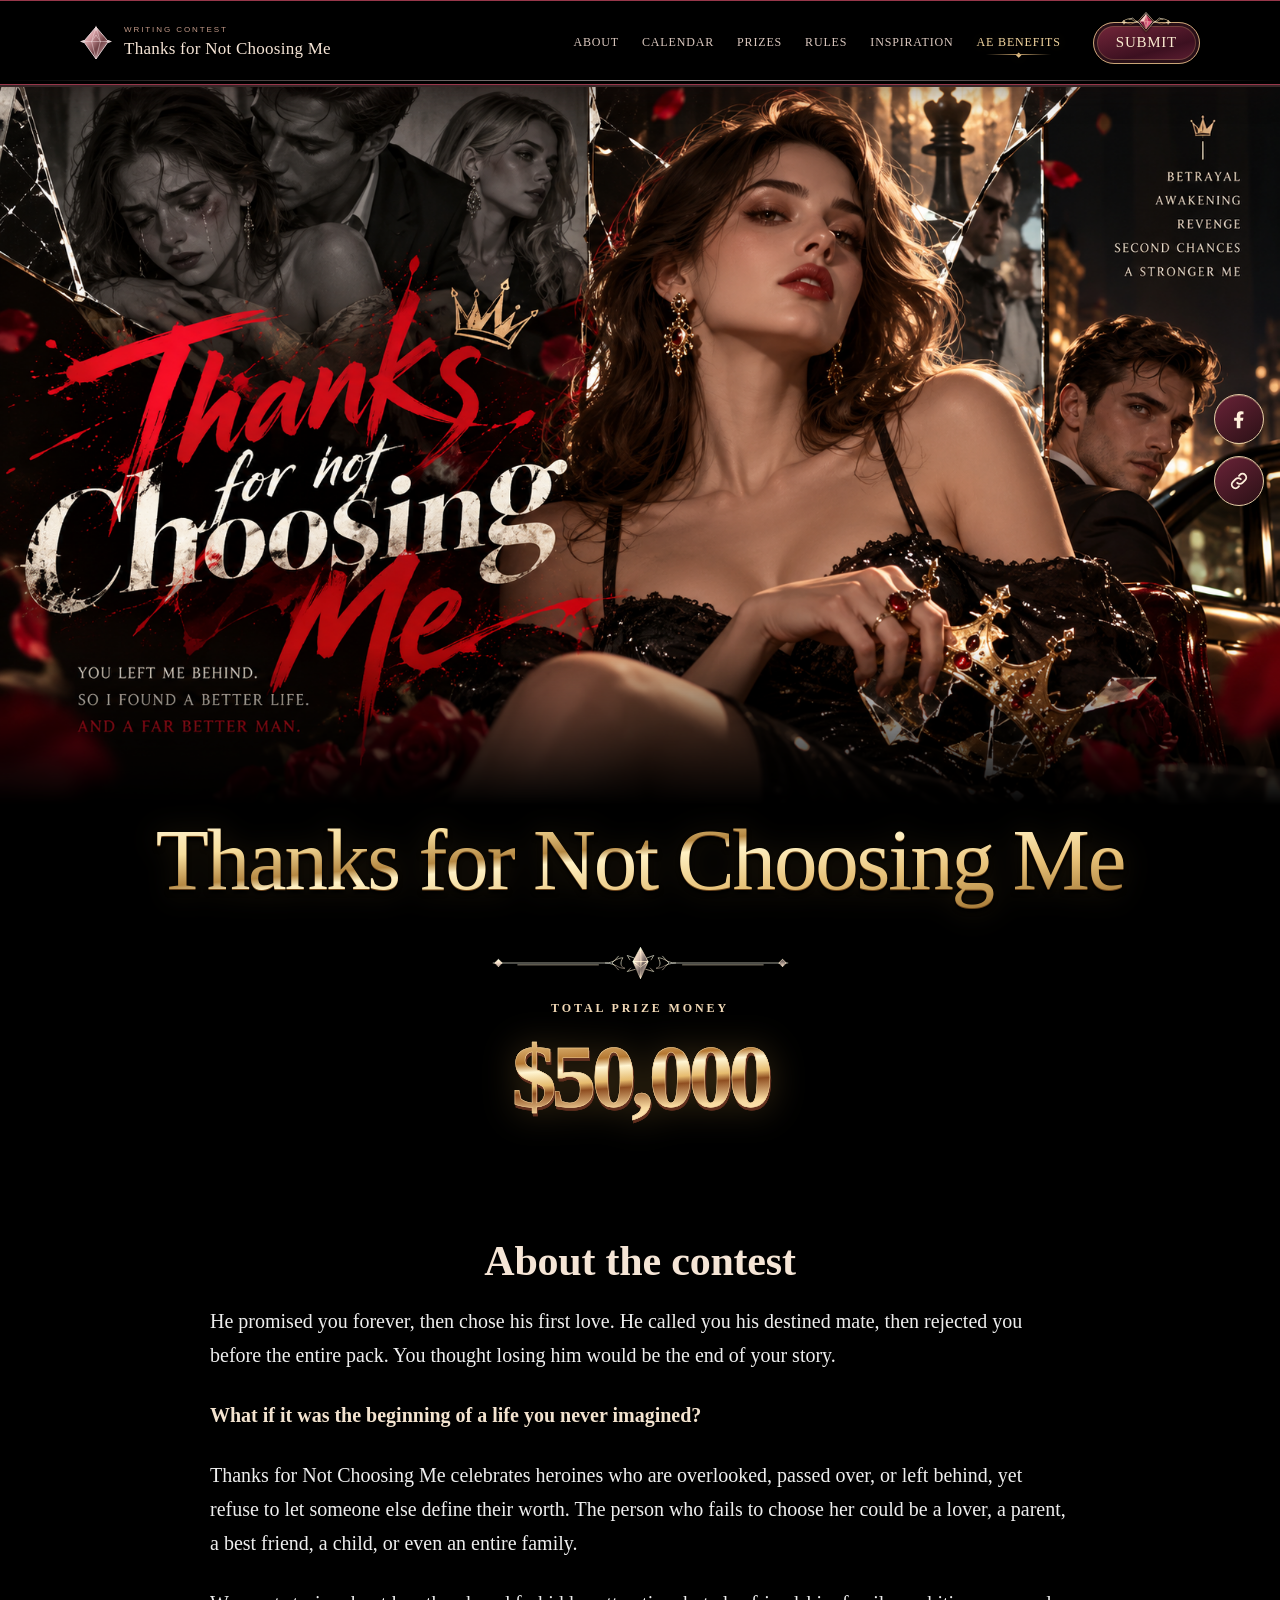
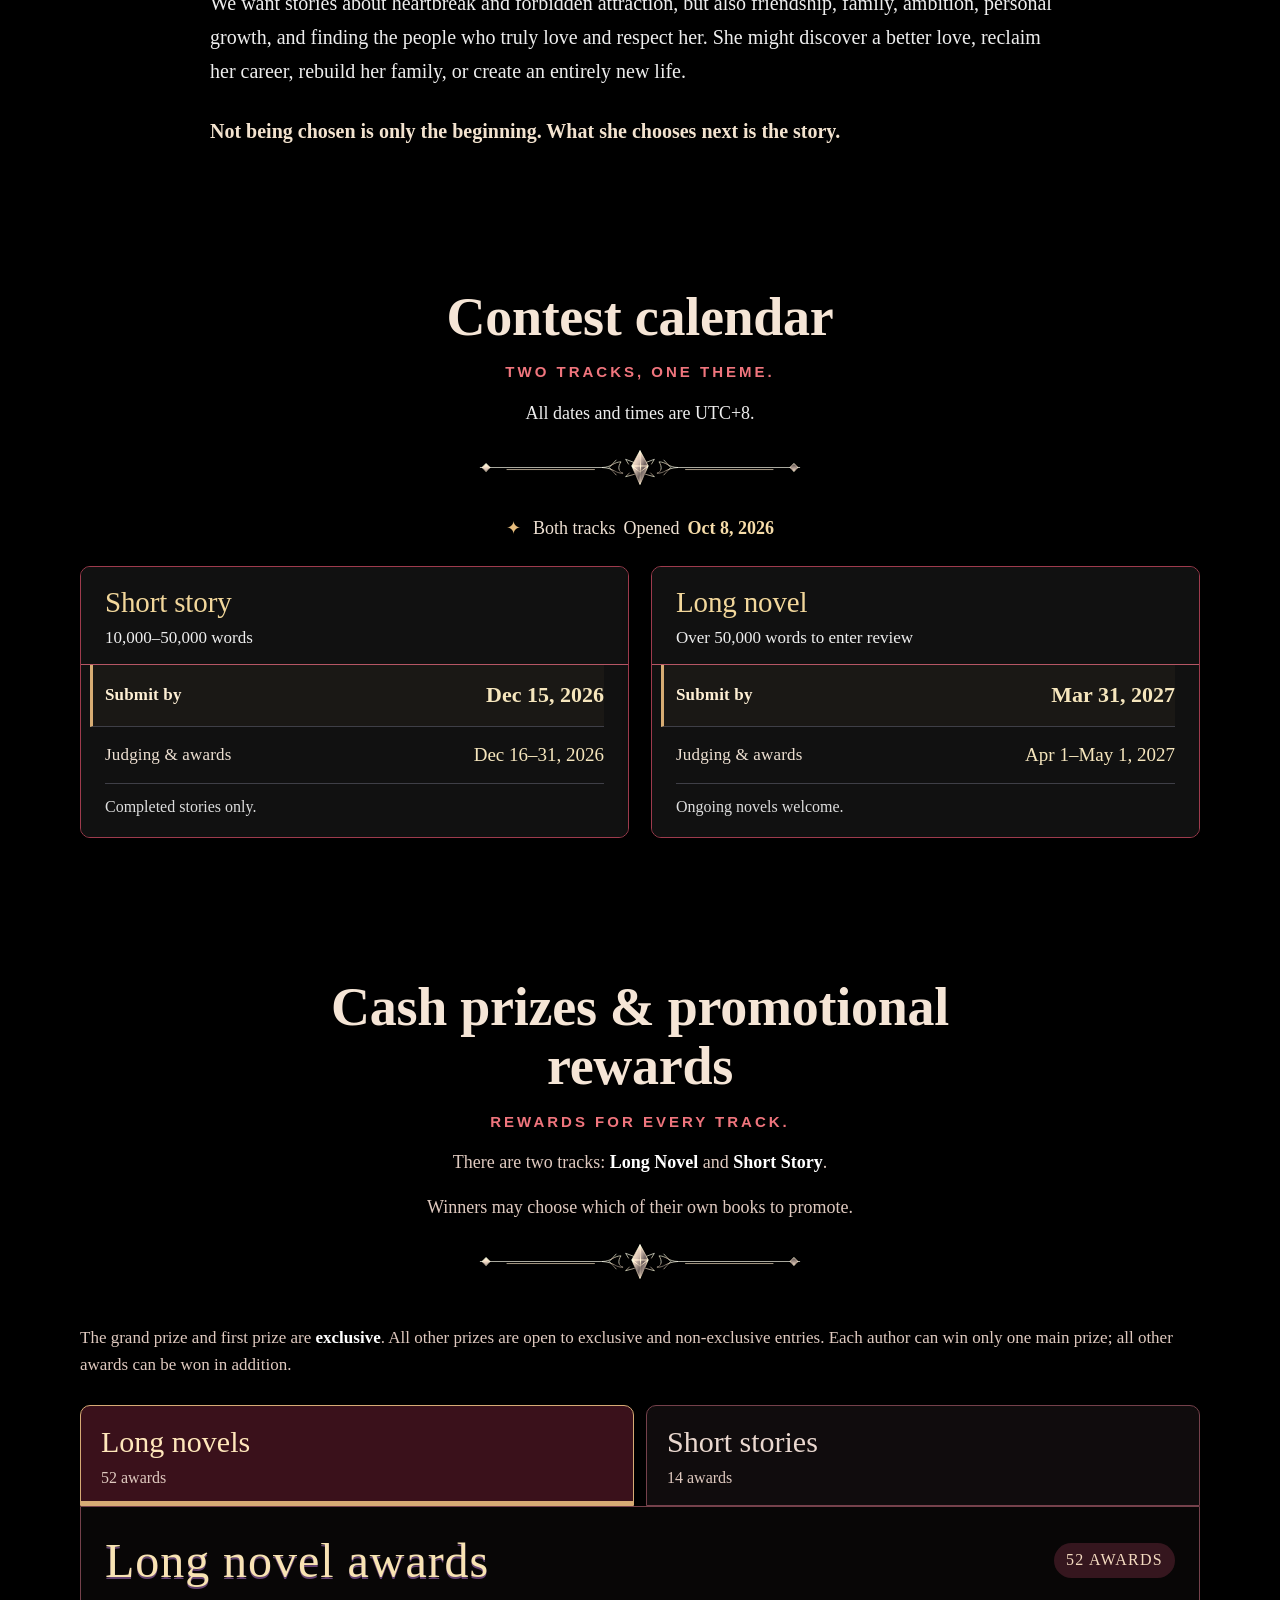
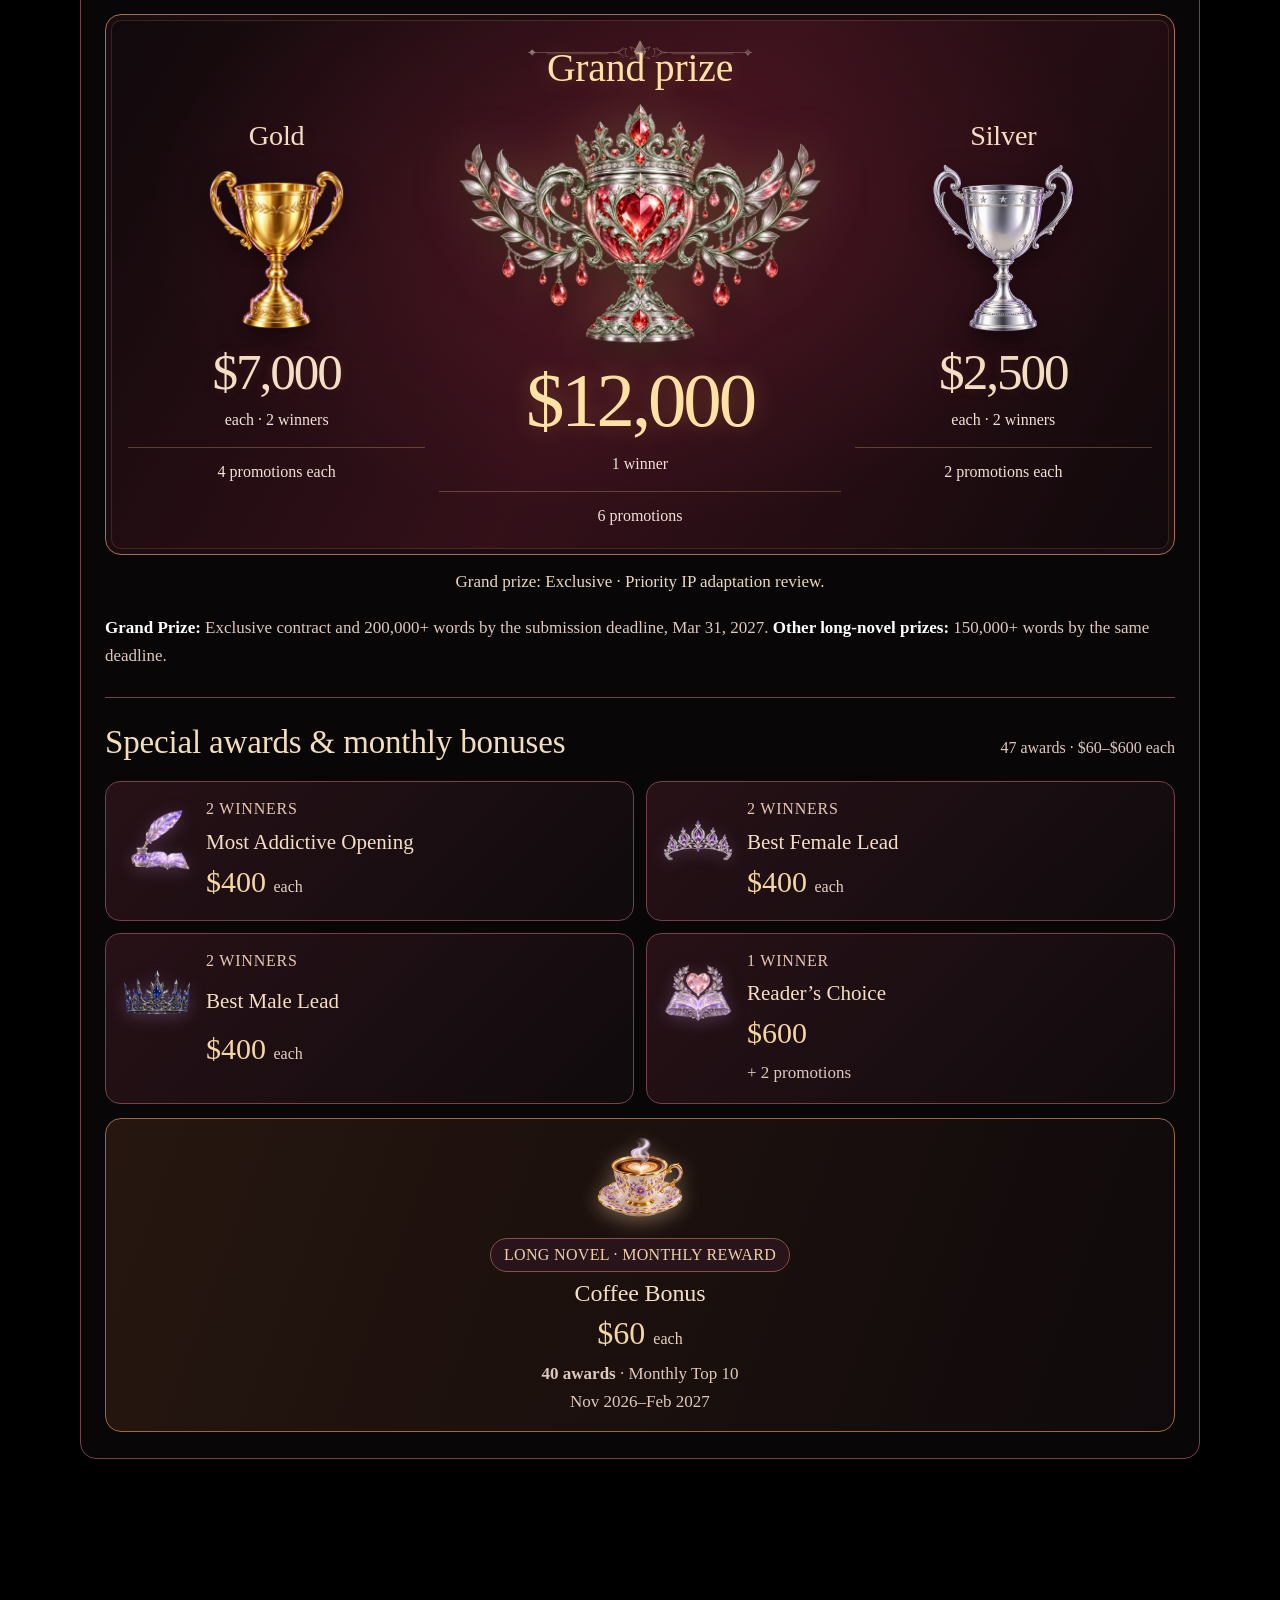
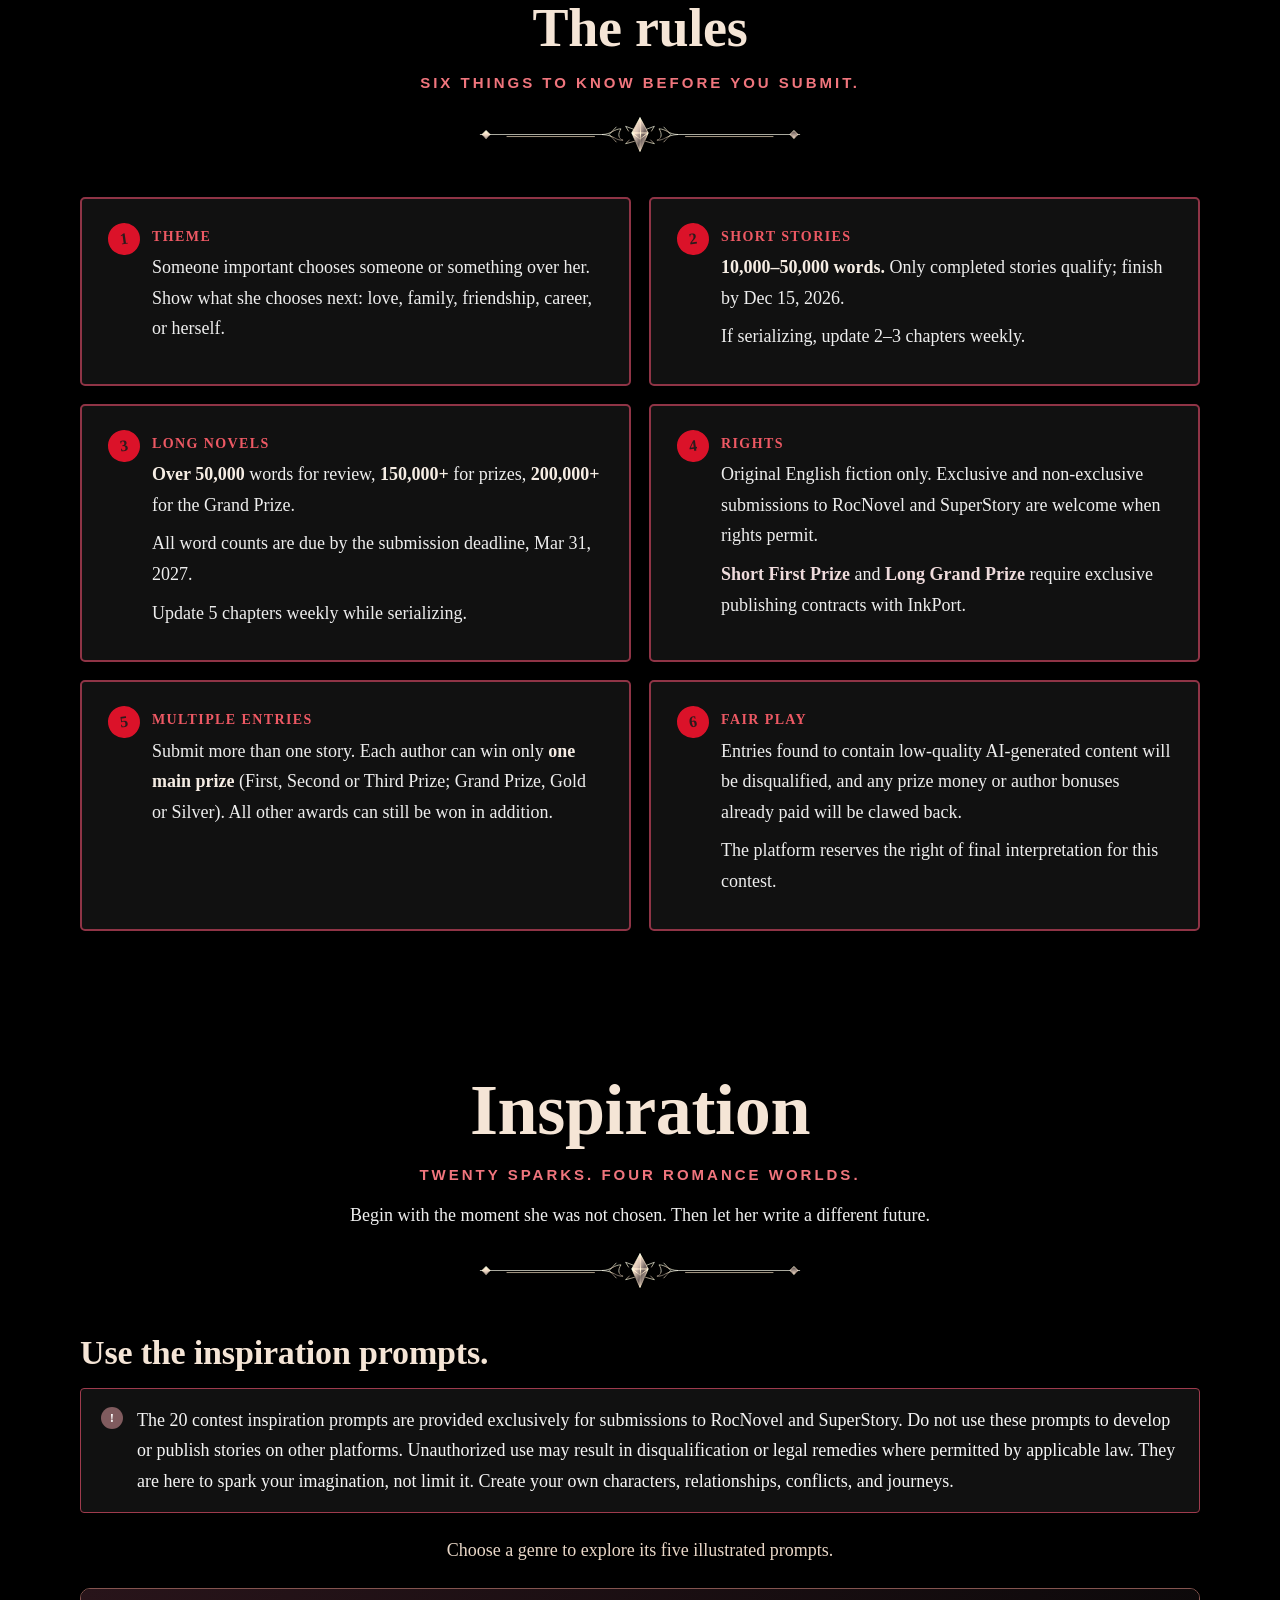
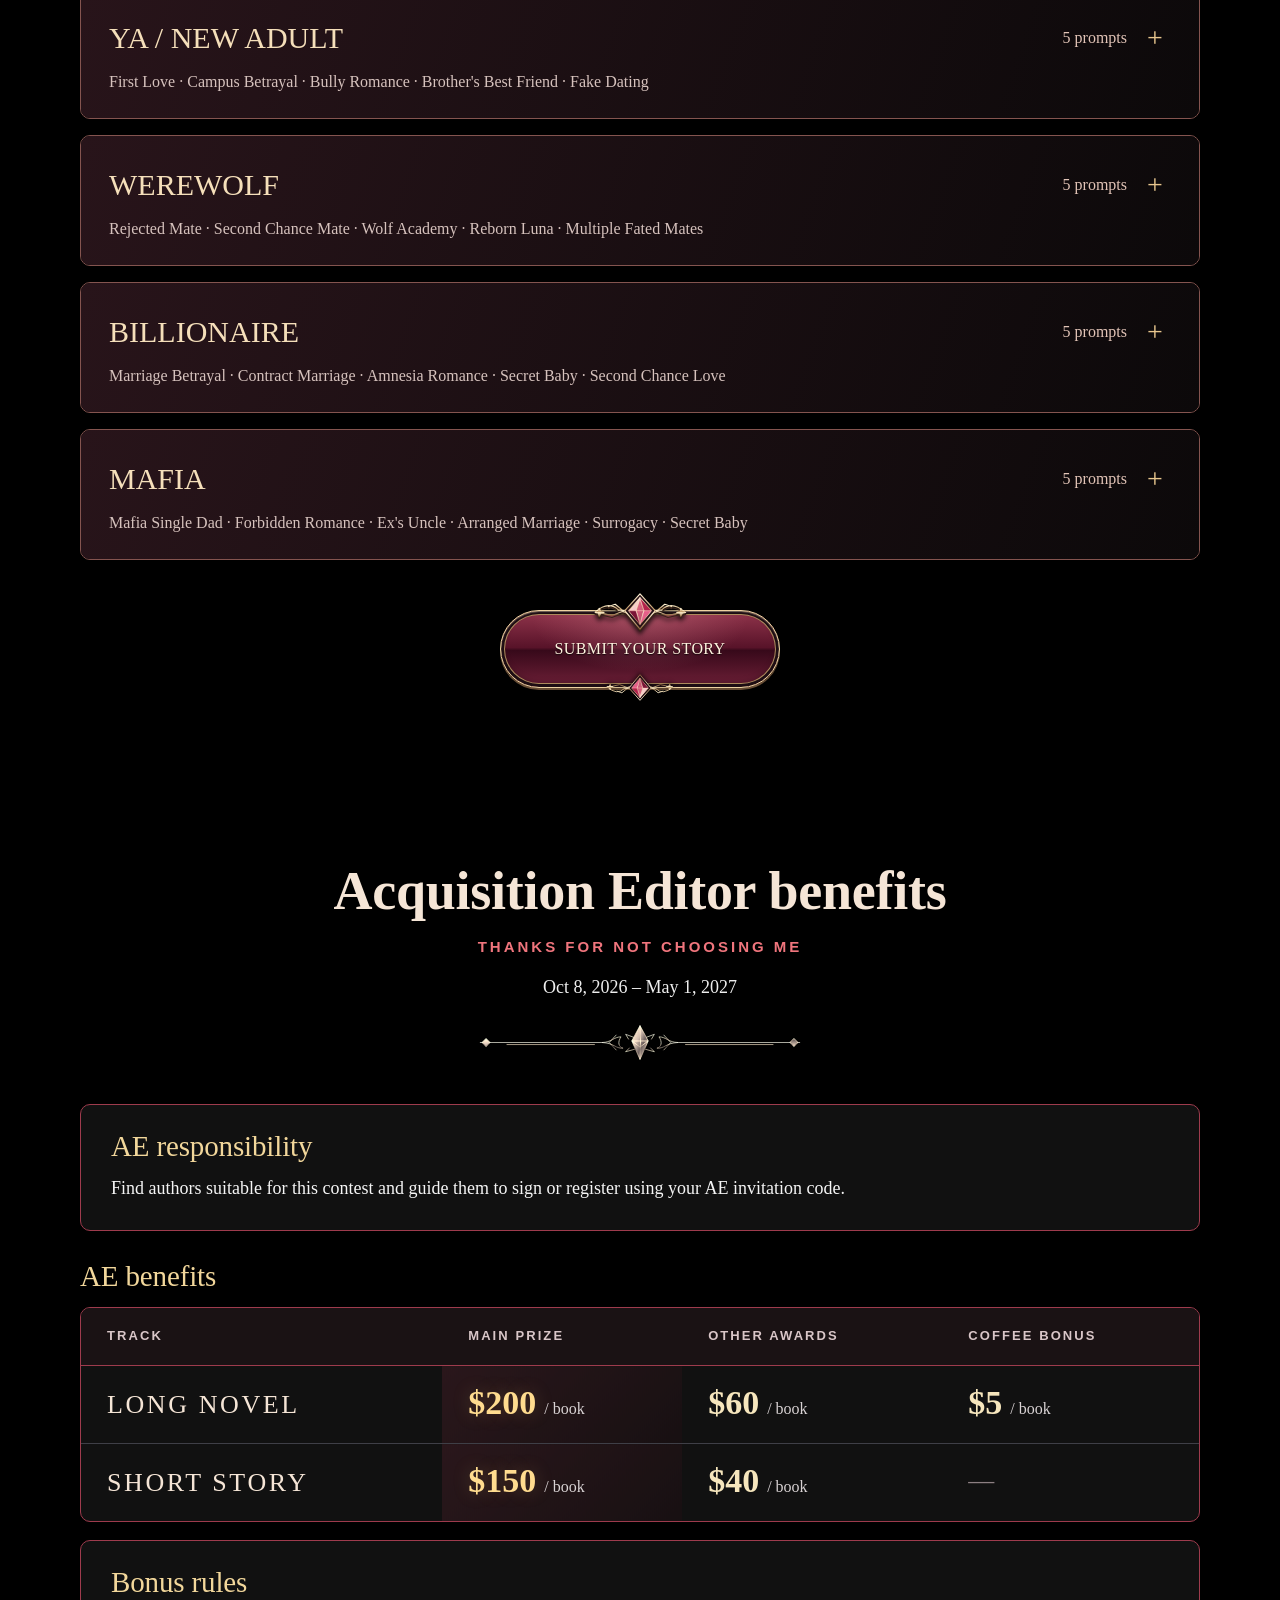
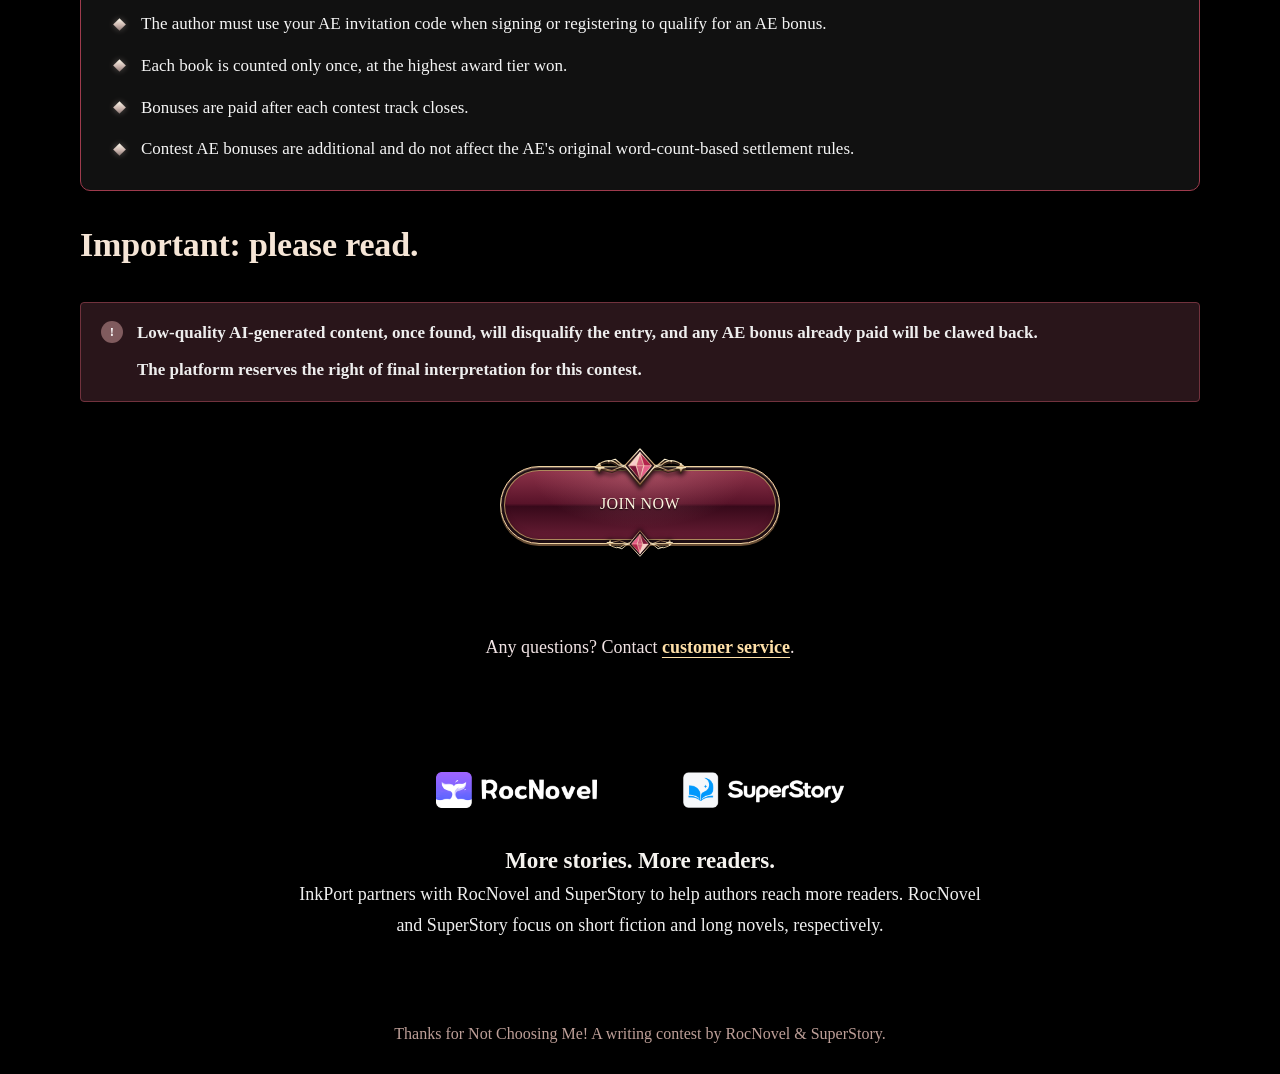
<file: new/index.html>
<!doctype html>
<html lang="en">
<head>
<link rel="preload" href="fonts/great-vibes.ttf" as="font" type="font/ttf" crossorigin>

<meta charset="utf-8">
<meta name="viewport" content="width=device-width, initial-scale=1, viewport-fit=cover">
<title>Thanks for Not Choosing Me</title>
<meta name="description" content="Rules, calendar, prizes and 20 story prompts for the InkPort, RocNovel and SuperStory writing contest.">
<link rel="canonical" href="https://potatates.github.io/writing-contest/new/">
<meta property="og:type" content="website">
<meta property="og:site_name" content="InkPort · RocNovel · SuperStory">
<meta property="og:title" content="Thanks for Not Choosing Me — Writing Contest, $50,000 in prizes">
<meta property="og:description" content="Long Novel and Short Story tracks. Total prize money $50,000. Oct 8, 2026 – Mar 31, 2027 (UTC+8).">
<meta property="og:url" content="https://potatates.github.io/writing-contest/new/">
<meta property="og:image" content="https://potatates.github.io/writing-contest/assets/og-share.jpg">
<meta property="og:image:type" content="image/jpeg">
<meta property="og:image:width" content="1200">
<meta property="og:image:height" content="630">
<meta property="og:image:alt" content="Thanks for Not Choosing Me writing contest. Total prize money $50,000.">
<meta name="twitter:card" content="summary_large_image">
<meta name="twitter:title" content="Thanks for Not Choosing Me — Writing Contest, $50,000 in prizes">
<meta name="twitter:description" content="Long Novel and Short Story tracks. Total prize money $50,000.">
<meta name="twitter:image" content="https://potatates.github.io/writing-contest/assets/og-share.jpg">
<link rel="preconnect" href="https://fonts.googleapis.com">
<link rel="preconnect" href="https://fonts.gstatic.com" crossorigin>
<link href="https://fonts.googleapis.com/css2?family=Fraunces:opsz,wght@9..144,600;9..144,700&family=Gabarito:wght@500;600;700;800&family=Figtree:wght@400;500;600;700&display=swap" rel="stylesheet">
<style>
[hidden]{display:none!important}
img{max-width:100%}

/* Layout: alternating light and purple bands. Purple for hero, prizes and the closing call;
   white cards with soft shadows on light bands. Rounded display sans, one pink highlight colour. */
:root{
  --bg:#fdf5f6; --surface:#ffffff; --fg:#422528; --muted:#886c6e; --line:#f1e1e2; --soft:#faeaeb; --card-border:#f7d9dc; --blob1:rgba(255,140,205,.30); --blob2:rgba(140,100,255,.20);
  --accent:#d15c67; --accent-fg:#ffffff; --accent-soft:#fbeced;
  --pop:#e68891; --pop-soft:#fbedee; --pop-fg:#783238; --pop-line:#f5ced2; --tag:#ba4751; --on-band-pop:#f2c0c5;
  --band:#b44b55; --band-2:#d86a74; --on-band:#ffffff; --on-band-muted:#f7dcde;
  --shadow:0 6px 0 #f7d7da,0 24px 32px -24px rgba(109,61,240,.5);
  --serif:'Fraunces',Georgia,'Times New Roman',serif;
  --display:'Gabarito','Figtree',system-ui,-apple-system,'Segoe UI',sans-serif;
  --body:'Figtree',system-ui,-apple-system,'Segoe UI',Roboto,sans-serif;
}
@media (prefers-color-scheme: dark){:root:not([data-theme="light"]){
  --bg:#39171a; --surface:#55272b; --fg:#fdf4f5; --muted:#ddb9bd; --line:rgba(255,255,255,.12);
  --accent:#f1bdc2; --accent-fg:#42171b; --accent-soft:#70363b;
  --pop-soft:#5b2d31; --pop-fg:#f4cdd0; --pop-line:#7a3f44;
  --band:#ab3f49; --band-2:#d55f69; --soft:#522024; --card-border:rgba(255,255,255,.1); --blob1:rgba(255,90,190,.12); --blob2:rgba(120,80,255,.22); --shadow:0 16px 36px -18px rgba(255,90,190,.28); color-scheme:dark}}
:root[data-theme="dark"]{
  --bg:#39171a; --surface:#55272b; --fg:#fdf4f5; --muted:#ddb9bd; --line:rgba(255,255,255,.12);
  --accent:#f1bdc2; --accent-fg:#42171b; --accent-soft:#70363b;
  --pop-soft:#5b2d31; --pop-fg:#f4cdd0; --pop-line:#7a3f44;
  --band:#ab3f49; --band-2:#d55f69; --soft:#522024; --card-border:rgba(255,255,255,.1); --blob1:rgba(255,90,190,.12); --blob2:rgba(120,80,255,.22); --shadow:0 16px 36px -18px rgba(255,90,190,.28); color-scheme:dark}

*{box-sizing:border-box}
html{scroll-behavior:smooth;scroll-padding-top:72px;background:var(--bg)}
body{margin:0;background-color:var(--bg);background-image:radial-gradient(640px 460px at 0% 16%,var(--blob1),transparent 70%),radial-gradient(560px 460px at 100% 52%,var(--blob2),transparent 70%);background-repeat:no-repeat;color:var(--fg);font-family:var(--body);font-size:17px;line-height:1.65;-webkit-font-smoothing:antialiased;overflow-x:hidden}
body::before{content:"";position:fixed;inset:0 0 auto;height:env(safe-area-inset-top,0px);z-index:60;background:var(--bg)}
a{color:inherit}
.wrap{width:100%;max-width:1040px;margin-inline:auto;padding-left:max(20px,env(safe-area-inset-left,0px));padding-right:max(20px,env(safe-area-inset-right,0px));position:relative;z-index:1}
h1,h2,h3,h4{font-family:var(--display);font-weight:700;line-height:1.1;margin:0;text-wrap:balance;letter-spacing:-.005em}
p{margin:0 0 1em}
em{font-style:normal}
@media(prefers-reduced-motion:reduce){html{scroll-behavior:auto}}
:focus-visible{outline:2px solid var(--pop);outline-offset:3px;border-radius:4px}

/* bands */
.band{position:relative;overflow:hidden;color:var(--on-band);background-color:var(--band);
  background-image:radial-gradient(520px 300px at 88% 8%,rgba(255,111,174,.38),transparent 70%),linear-gradient(rgba(255,255,255,.055) 1px,transparent 1px),linear-gradient(90deg,rgba(255,255,255,.055) 1px,transparent 1px),linear-gradient(180deg,var(--band-2),var(--band) 70%);
  background-size:100% 100%,36px 36px,36px 36px,100% 100%}
.band .kicker{color:var(--on-band-pop);background:rgba(255,255,255,.14)}
.band .head p{color:var(--on-band-muted)}
.curve-b::after,.curve-t::before{content:"";position:absolute;left:-5%;right:-5%;height:42px;background:var(--bg);z-index:0}
.curve-b::after{bottom:-1px;border-radius:50% 50% 0 0/100% 100% 0 0}
.curve-t::before{top:-1px;border-radius:0 0 50% 50%/0 0 100% 100%}

section.soft+section.band{margin-top:0}
section.soft{background:var(--soft);margin-top:70px;padding:112px 0 116px;position:relative;overflow:hidden}
.help{margin:26px 0 0;font:700 18px var(--display);color:var(--accent);text-align:center}
.rules li:hover,.prompt:hover{transform:translateY(-3px)}
.deco{position:absolute;pointer-events:none;z-index:0}
.deco svg{display:block;width:100%;height:100%}
@media(max-width:820px){.deco.hide-s{display:none}}

/* nav */
.nav{position:sticky;top:env(safe-area-inset-top,0px);z-index:50;background:color-mix(in srgb,var(--surface) 92%,transparent);backdrop-filter:blur(10px);border-bottom:2px solid var(--card-border)}
.navpill{display:flex;align-items:center;gap:4px;height:62px}
.brand{display:flex;align-items:center;gap:9px;font-family:var(--serif);font-weight:700;text-decoration:none;font-size:18px;white-space:nowrap;margin-right:auto;padding-right:12px}
.brand .mk{flex:none;display:grid;place-items:center}
.brand .mk svg{width:20px;height:18px;color:var(--pop);display:block}
.navpill nav{display:flex;gap:2px}
.navpill nav a{text-decoration:none;font-size:14.5px;font-weight:700;color:var(--muted);padding:8px 14px;border-radius:10px;transition:background .15s,color .15s}
.navpill nav a:hover{background:var(--accent-soft);color:var(--accent)}
.navpill nav a.on{background:var(--pop-soft);color:var(--pop-fg)}
.navpill .btn{margin-left:10px;box-shadow:none}
.btn{display:inline-flex;align-items:center;gap:8px;font:700 15.5px var(--body);text-decoration:none;white-space:nowrap;border:1px solid var(--accent);background:var(--accent);color:var(--accent-fg);padding:13px 24px;border-radius:99px;cursor:pointer;transition:transform .15s,filter .15s}
.btn:hover{filter:brightness(1.07);transform:translateY(-1px)}
.btn.sm{padding:8px 18px;font-size:14px}
.btn.pop{background:var(--pop);border-color:var(--pop);color:#321315;box-shadow:0 4px 0 #ab585f}
.btn.pop:hover{transform:translateY(-2px)}
.btn.line{background:transparent;color:var(--on-band);border-color:rgba(255,255,255,.55)}
.btn.line:hover{background:rgba(255,255,255,.12)}
@media(max-width:860px){.navpill nav{display:none}}
@media(max-width:420px){.brand{font-size:15px;gap:7px}}

/* hero */
.hero{padding:70px 0 120px}
.hero .wrap{display:grid;grid-template-columns:minmax(0,1.3fr) minmax(0,1fr);gap:52px;align-items:center}
.kicker{display:inline-block;font-size:12.5px;font-weight:700;letter-spacing:.12em;text-transform:uppercase;color:var(--pop-fg);background:var(--pop-soft);padding:5px 13px;border-radius:99px;margin-bottom:16px}
.hero h1{font-family:var(--serif);font-size:clamp(46px,7.4vw,84px);font-weight:700;line-height:1;letter-spacing:-.02em;text-shadow:0 3px 0 rgba(30,10,90,.35)}
.hero h1 em{font-family:var(--serif);font-weight:800;color:var(--on-band-pop)}
.hero .strap{display:inline-block;rotate:-1.2deg;margin:26px 0 0;padding:10px 20px;border-radius:14px;background:rgba(255,255,255,.14);border:1px solid rgba(255,255,255,.22);font-family:var(--display);font-size:clamp(17px,2.2vw,21px);line-height:1.4;max-width:30em}
.hero .cta{display:flex;gap:12px;flex-wrap:wrap;margin-top:32px}
.glance{border-radius:22px;background:var(--surface);color:var(--fg);padding:8px 26px;box-shadow:0 24px 50px -22px rgba(20,5,70,.65)}
.glance .row{display:flex;justify-content:space-between;gap:16px;padding:14px 0;border-bottom:1px solid var(--line);font-size:15px}
.glance .row:last-child{border:0}
.glance dl{margin:0}
.glance dt{color:var(--muted)}
.glance dd{margin:0;font-weight:700;text-align:right}
.glance .big{font-family:var(--display);font-size:28px;color:var(--accent);font-weight:800}
.count{margin:14px 6px 0;font-size:14px;color:var(--on-band-muted)}
.count b{color:#fff}
@media(max-width:820px){.hero{padding:44px 0 90px}.hero .wrap{grid-template-columns:1fr;gap:34px}}

/* sections */
section{padding:76px 0 0}
section.band{padding:110px 0 120px;margin-top:76px}
.head{margin-bottom:34px;max-width:660px}
.head .kicker{margin-bottom:10px}
.head h2{font-size:clamp(30px,4.6vw,46px);font-weight:700}
.head p{margin:14px 0 0;color:var(--muted)}

/* about */
.about{display:grid;grid-template-columns:minmax(0,1.4fr) minmax(0,1fr);gap:48px}
.about .lede{font-family:var(--display);font-size:clamp(21px,2.9vw,26px);line-height:1.38;margin:0 0 22px}
.about p{color:var(--muted)}
.about p b{color:var(--fg);font-weight:700}
.pull{border-left:4px solid var(--pop);padding:4px 0 4px 20px;margin:26px 0 0;font-family:var(--display);font-size:22px;line-height:1.4;color:var(--fg)!important}
.aside{display:grid;gap:18px;align-content:start}
.aside .box{border:2px solid var(--card-border);background:var(--surface);border-radius:20px;padding:22px 24px;box-shadow:var(--shadow)}
.aside h3{font-family:var(--body);font-size:12.5px;font-weight:700;letter-spacing:.1em;text-transform:uppercase;color:var(--accent);margin:0 0 12px}
.chips{display:flex;flex-wrap:wrap;gap:8px}
.chip{font-size:14.5px;font-weight:700;padding:6px 14px;border-radius:99px;background:var(--accent-soft);color:var(--accent)}
.chip.warm{background:var(--pop-soft);color:var(--pop-fg)}
.moves{padding:26px 26px 22px}
.move{display:grid;grid-template-columns:36px minmax(0,1fr);gap:14px;position:relative;padding-bottom:22px}
.move:last-child{padding-bottom:0}
.move:not(:last-child)::before{content:"";position:absolute;left:17px;top:38px;bottom:4px;border-left:2px dashed var(--card-border)}
.mn{width:36px;height:36px;border-radius:50%;background:var(--accent);color:var(--accent-fg);display:grid;place-items:center;font:800 17px var(--display)}
.move h3{font-family:var(--display);font-size:20px;font-weight:700;letter-spacing:0;text-transform:none;color:var(--fg);margin:5px 0 6px}
.move p{margin:0;color:var(--muted);font-size:16px}
.notice{margin-top:36px;display:flex;gap:14px;border:1.5px solid var(--pop);background:var(--pop-soft);color:var(--pop-fg);border-radius:16px;padding:16px 20px;font-size:15px;line-height:1.55}
.notice b{font-weight:700}
.notice .ic{flex:none;width:22px;height:22px;border-radius:50%;background:var(--pop);color:#321315;display:grid;place-items:center;font-weight:800;font-size:13px;margin-top:2px}
@media(max-width:820px){.about{grid-template-columns:1fr;gap:30px}}

/* calendar */
.tracks{display:grid;grid-template-columns:1fr 1fr;gap:22px}
.track{border:2px solid var(--card-border);border-radius:22px;background:var(--surface);box-shadow:var(--shadow);overflow:hidden}
.track .th{padding:24px 28px 20px;background:var(--accent-soft)}
.track.long .th{background:var(--pop-soft)}
.track h3{font-size:26px;font-weight:700}
.track .len{margin:4px 0 0;font-size:15px;color:var(--muted)}
.track .in{padding:8px 28px 24px}
.when{list-style:none;margin:0;padding:0}
.when li{display:flex;justify-content:space-between;gap:16px;padding:14px 0;border-bottom:1px solid var(--line);font-size:16px}
.when span{color:var(--muted)}
.when b{font-weight:700;text-align:right}
.track .note{margin:16px 0 0;font-size:15px;color:var(--muted)}
@media(max-width:760px){.tracks{grid-template-columns:1fr}}

/* prizes (on band) */
.tabs{display:flex;gap:8px;flex-wrap:wrap;margin-bottom:28px}
.tabs button{font:600 15.5px var(--body);color:var(--on-band);background:rgba(255,255,255,.13);border:0;padding:10px 20px;border-radius:99px;cursor:pointer;transition:background .15s}
.tabs button:hover{background:rgba(255,255,255,.24)}
.tabs button[aria-selected=true]{background:#fff;color:var(--band)}
.panel[hidden]{display:none}
.pz{display:grid;grid-template-columns:repeat(3,1fr);gap:16px;align-items:stretch}
.pc{background:var(--surface);color:var(--fg);border-radius:22px;padding:26px 24px 24px;box-shadow:0 20px 40px -22px rgba(20,5,70,.7);position:relative;display:flex;flex-direction:column}
.pc.top{border:3px solid var(--pop);background:var(--surface)}
.pc .rk{font-size:12px;font-weight:700;letter-spacing:.12em;text-transform:uppercase;color:var(--muted)}
.pc h4{font-size:24px;font-weight:700;margin:4px 0 10px}
.pc .amt{font-family:var(--display);font-weight:800;font-size:clamp(36px,5vw,50px);line-height:1;color:var(--accent)}
.pc .amt small{display:block;font:500 14px var(--body);color:var(--muted);margin-top:6px}
.pc ul{list-style:none;margin:18px 0 0;padding:16px 0 0;border-top:1px solid var(--line);display:grid;gap:4px;font-size:15.5px}
.tag{display:inline-block;font:700 10.5px var(--body);letter-spacing:.1em;background:var(--tag);color:#fff;border-radius:99px;padding:3px 10px;vertical-align:middle}
.pc .tag{position:absolute;right:16px;top:16px}
.exnote{margin:0 0 6px;font-size:15px;color:var(--on-band-muted)}
.exnote b{color:#fff}
.minor{display:grid;grid-template-columns:1fr 1fr;gap:16px;margin-top:16px}
.minor div{background:rgba(255,255,255,.12);border:1px solid rgba(255,255,255,.2);border-radius:18px;padding:16px 20px;display:flex;gap:16px;align-items:center}
.minor b{font-family:var(--display);font-weight:800;font-size:30px;color:var(--on-band-pop);min-width:84px}
.minor span{font-size:15px;color:var(--on-band-muted);line-height:1.45}
.minor strong{color:#fff;font-weight:700;display:block;font-size:16px}
.subnote{margin:20px 0 0;font-size:15.5px;color:var(--on-band-muted)}
.subnote b{color:#fff}
.scroll{overflow-x:auto;background:var(--surface);color:var(--fg);border-radius:22px;box-shadow:0 20px 40px -22px rgba(20,5,70,.7)}
table{width:100%;border-collapse:collapse;font-size:16px;min-width:540px}
th{font-size:12px;letter-spacing:.1em;text-transform:uppercase;color:var(--muted);font-weight:700;text-align:left;padding:18px 16px 12px 24px}
td{padding:16px 16px 16px 24px;border-top:1px solid var(--line)}
td.aw{font-family:var(--display);font-size:20px;font-weight:700}
td.cash{font-family:var(--display);font-size:22px;color:var(--accent);font-weight:700;white-space:nowrap}
td.cash small{font:400 14px var(--body);color:var(--muted)}
@media(max-width:820px){.pz{grid-template-columns:1fr}.minor{grid-template-columns:1fr}}

.sub{display:flex;align-items:center;gap:14px;flex-wrap:wrap;margin:44px 0 20px}
.sub h3{font-size:clamp(26px,3.6vw,34px);font-weight:800;color:#fff}
.sub .cnt{font:700 13px var(--body);letter-spacing:.08em;text-transform:uppercase;background:rgba(255,255,255,.16);border-radius:99px;padding:5px 13px;color:var(--on-band-pop)}
.mh{font:700 20px var(--display);color:#fff;margin:34px 0 14px}
/* rules */
.rules{list-style:none;margin:0;padding:0;display:grid;grid-template-columns:1fr 1fr;gap:18px}
.rules li{border:2px solid var(--card-border);transition:transform .2s;background:var(--surface);border-radius:22px;padding:24px 26px;box-shadow:var(--shadow);display:grid;grid-template-columns:38px minmax(0,1fr);gap:0 6px}
.rules .n{width:32px;height:32px;border-radius:50%;background:var(--pop);color:#321315;rotate:-8deg;display:grid;place-items:center;font-family:var(--display);font-weight:700;font-size:16px}
.rules h3{font-family:var(--body);font-size:13px;font-weight:700;letter-spacing:.1em;text-transform:uppercase;margin:6px 0 8px;color:var(--accent)}
.rules p{margin:0 0 8px;color:var(--muted);font-size:16px}
.rules p b{color:var(--fg);font-weight:700}
.rules strong{color:var(--fg);font-weight:700;background:linear-gradient(transparent 62%,var(--pop-line) 62%)}
@media(max-width:760px){.rules{grid-template-columns:1fr}}

/* inspiration */
.gtags{font-size:14px;color:var(--accent);font-weight:700;margin:0 0 6px}
.gdesc{max-width:700px;margin:0 0 20px;color:var(--muted)}
.tabs.lite button{color:var(--accent);background:var(--accent-soft)}
.tabs.lite button:hover{background:var(--accent-soft);filter:brightness(.97)}
.tabs.lite button[aria-selected=true]{background:var(--accent);color:var(--accent-fg)}
.prompt{border:2px solid var(--card-border);background:var(--surface);border-radius:20px;box-shadow:var(--shadow)}
.prompt button.hd{width:100%;display:grid;grid-template-columns:44px minmax(0,1fr) 24px;gap:8px;align-items:start;text-align:left;background:none;border:0;color:inherit;cursor:pointer;padding:20px 24px;font-family:inherit}
.prompt .pn{font-family:var(--display);font-weight:700;color:var(--accent);font-size:18px;line-height:1.35}
.prompt h4{font-size:clamp(19px,2.5vw,23px);line-height:1.25;font-weight:700}
.prompt .pt{display:block;margin-top:5px;font-size:13.5px;color:var(--muted);line-height:1.4}
.prompt .chev{width:11px;height:11px;border-right:2px solid var(--accent);border-bottom:2px solid var(--accent);rotate:45deg;margin-top:9px;transition:rotate .2s}
.prompt.open .chev{rotate:225deg;margin-top:15px}
.prompt .body{display:none;padding:0 28px 24px 76px;max-width:760px}
.prompt.open .body{display:block}
.prompt .body p{opacity:.9}
.prompt button.hd:hover h4{color:var(--accent)}
@media(max-width:560px){.prompt button.hd{grid-template-columns:32px minmax(0,1fr) 20px;padding:18px}.prompt .body{padding:0 18px 22px 18px}}

.genre{margin-top:52px}
.ghead{max-width:720px;margin-bottom:22px}
.ghead h3{font-size:clamp(28px,4vw,38px);font-weight:800}
.ghead .gt{margin:8px 0 6px;font-size:14px;font-weight:700;color:var(--accent)}
.ghead .gd{margin:0;color:var(--muted)}
.prompts{display:grid;grid-template-columns:1fr 1fr;gap:16px;align-items:start}
.prompt{padding:24px 26px 14px}
.prompt .pn{font:800 12.5px var(--display);letter-spacing:.12em;text-transform:uppercase;color:var(--accent)}
.prompt h4{font-size:22px;line-height:1.2;margin:6px 0 6px}
.prompt .pt{margin:0 0 14px;font-size:13.5px;color:var(--muted);line-height:1.45}
.prompt p{font-size:15.5px;color:var(--fg)}
@media(max-width:820px){.prompts{grid-template-columns:1fr}}
/* partner + close */
.partner{border:2px solid var(--card-border);background:var(--surface);border-radius:22px;box-shadow:var(--shadow);padding:28px 32px;margin-top:76px}
.partner h3{font-size:25px;margin-bottom:6px;font-weight:700}
.partner p{margin:0;color:var(--muted)}
.logos{display:grid;grid-template-columns:repeat(3,1fr);gap:14px;margin-bottom:26px}
.logo{display:grid;place-items:center;height:92px;padding:14px 22px;border-radius:18px;background:#b44b55}
.logo.light{background:#fff;border:2px solid var(--card-border)}
.logo img{display:block;width:auto;height:auto;max-height:60px;max-width:100%}
@media(max-width:680px){.partner{padding:22px}.logos{grid-template-columns:1fr}.logo{height:80px}}
.final{margin-top:90px;padding:110px 0 80px}
.final h2{font-size:clamp(40px,6.8vw,72px);font-weight:800;line-height:1;letter-spacing:-.02em;max-width:11em;text-shadow:0 3px 0 rgba(30,10,90,.35)}
.final h2 em{font-weight:800;color:var(--on-band-pop)}
.final p{max-width:36em;color:var(--on-band-muted);margin:22px 0 30px;font-size:18px}
footer{background:var(--band);color:var(--on-band-muted);padding:22px 0 28px;font-size:14px}
footer .wrap{display:flex;gap:8px 24px;justify-content:space-between;flex-wrap:wrap}
</style><link rel="stylesheet" href="../romance.css?v=serif-summary-labels">
<style>
html,body,#about,#calendar,#prizes,#rules,#inspiration,.final,footer,.nav{background:#000!important;background-image:none!important}
.glance,.aside .box,.rules li,.step,#calendar .track,#calendar .track.long,#calendar .track .in,#calendar .track .th,#calendar .track.long .th,#inspiration .notice{background:#111!important;color:#f5f5f5}
#inspiration .prompts>.prompt,#inspiration .prompts>.prompt:last-child:nth-child(odd){background:#080808;min-height:0;padding:0;display:block}
#inspiration summary{cursor:pointer;padding:24px 28px;list-style:none;display:grid;grid-template-columns:40px 1fr 24px;gap:8px 16px;align-items:center}
#inspiration summary::-webkit-details-marker{display:none}
#inspiration summary:after{content:'+';grid-column:3;grid-row:1;font-size:28px;color:#ffc0cb}
#inspiration details[open]>summary:after{content:'−'}
#inspiration summary .pn{font-size:28px}
#inspiration summary h4{font-size:23px}
.fold-tags{grid-column:2;font-size:12px;color:#ddd}
#inspiration .prompt-copy{margin:0;padding:24px 28px 32px;background:#080808;text-shadow:none}
#inspiration .prompt-art{mask-image:none;-webkit-mask-image:none;max-height:420px;object-fit:contain}
#inspiration .prompt p{color:#f5f5f5}
@media(max-width:520px){#inspiration summary{padding:18px;grid-template-columns:28px 1fr 20px;gap:8px}#inspiration summary h4{font-size:20px}}
</style><style>
/* Readable information and restored artwork fade. */
#inspiration .prompt-art{max-height:none;mask-image:linear-gradient(to bottom,#000 48%,#000f 55%,#000e 63%,#000b 72%,#0007 82%,#0003 92%,transparent 100%);-webkit-mask-image:linear-gradient(to bottom,#000 48%,#000f 55%,#000e 63%,#000b 72%,#0007 82%,#0003 92%,transparent 100%)}
#inspiration .prompt-copy{margin-top:-9%;background:transparent;padding:0 clamp(24px,5vw,64px) 42px;position:relative;z-index:1}
body{font-size:18px}
.glance dt{font-family:var(--body);font-size:18px;font-weight:700;color:#f5e4c6}
.glance dd,.glance .big{font-size:26px}
#calendar .when li{display:flex;flex-direction:column;align-items:flex-start;gap:6px;padding:22px 0}
#calendar .when li span{font-size:18px;font-weight:700;color:#fff;line-height:1.4}
#calendar .when li b{font-size:22px;font-weight:700;text-align:left;line-height:1.4;color:#f6e6bd}
#calendar .track .len,#calendar .track .note{font-size:18px;line-height:1.6;color:#eee}
#about p,#rules p,.rules p,.move p,.step p,.partner p,.notice,.head p,.ghead .gd,.final p{font-size:18px;line-height:1.7;color:#eee}
#prizes .pc ul li,#prizes .pc.top ul li,#prizes .special-award p,#prizes .coffee-reward p,#prizes .bonus-head p,#prizes .minor>div>span,.subnote,.exnote{font-size:17px;line-height:1.6}
#prizes .pc .rk,#prizes .pc.top .rk,#prizes .track-label,#prizes .pc .tag,.kicker,.aside h3,.rules h3{font-size:14px;font-weight:700}
.chip,.count,.fold-tags,.ghead .gt,footer{font-size:16px;line-height:1.6}
#inspiration .prompt p{font-size:18px;line-height:1.75}
@media(max-width:520px){.glance dl{grid-template-columns:1fr}.glance dt{font-size:17px}.glance dd,.glance .big{font-size:24px}#inspiration .prompt-copy{margin-top:-7%;padding:0 22px 28px}#calendar .when li span{font-size:18px}#calendar .when li b{font-size:21px}}
</style><style>
#about .head{margin-bottom:24px}
#about .about-prose{display:block;max-width:780px}
#about .about-prose p{font-family:var(--body);font-size:18px;line-height:1.7;margin:0 0 18px;color:#eee}
#about .about-prose p:last-child{margin-bottom:0}
</style><style>
/* Bookish serif typography, with existing readable sizes retained. */
:root{--body:Georgia,'Times New Roman',serif;--display:Georgia,'Times New Roman',serif}
body,button,input,select,textarea{font-family:var(--body)}
#calendar .when li span,#calendar .when li b,#calendar .track .len,#calendar .track .note,.glance dt{font-family:var(--body)}
.hero-award>span,.pc .amt small,#prizes .pc .amt small,#prizes .track-label,#prizes .pc .tag,#prizes .special-award p,#prizes .coffee-reward p,.brand small{font-family:var(--body)!important}
#calendar .when li span{letter-spacing:.01em}
#calendar .when li b{font-variant-numeric:lining-nums}
</style><style>
/* A concise visual contest brief: premise, turning point, possible futures. */
#about .head{margin-bottom:20px}
#about .head h2{font-size:clamp(30px,3.5vw,42px)}
#about .head:after{display:none}
#about .theme-premise{max-width:680px;margin:0 auto 38px;text-align:center;font:400 clamp(21px,2.4vw,27px)/1.5 Georgia,serif;color:#eee0d2}
#about .theme-premise em{color:#f3d598;font-style:italic}
#about .story-journey{display:grid;grid-template-columns:1fr 64px 1.65fr;align-items:center;max-width:1000px;margin:auto;border-top:1px solid #705548;border-bottom:1px solid #705548;padding:34px 0;gap:24px}
#about .journey-label{display:block;font:400 15px/1.4 Georgia,serif;color:#d9bca6;margin-bottom:12px;letter-spacing:.06em}
#about .story-journey h3{font:400 clamp(26px,3vw,37px)/1.2 Georgia,serif;margin:0 0 16px;color:#e9c8ca}
#about .story-journey p{font:400 18px/1.6 Georgia,serif;color:#dfd6d2;margin:0}
#about .journey-arrow{font:400 44px/1 Georgia,serif;color:#bd9265;text-align:center}
#about .journey-after{padding:25px 30px;background:linear-gradient(120deg,#28171a,#0c090a);border-left:2px solid #d7ac73}
#about .journey-after h3{color:#f6dca9}
#about .story-paths{display:grid;grid-template-columns:1fr 1fr;gap:14px 20px;list-style:none;padding:0;margin:24px 0 0}
#about .story-paths li{font:400 18px/1.4 Georgia,serif;color:#f2e9df;display:flex;align-items:baseline;gap:9px}
#about .story-paths li:before{content:'✦';font-size:12px;color:#d7ac73}
@media(max-width:700px){#about .theme-premise{margin-bottom:26px}#about .story-journey{grid-template-columns:1fr;gap:18px;padding:25px 0}#about .journey-before{text-align:center}#about .journey-arrow{transform:rotate(90deg);font-size:32px}#about .journey-after{padding:24px 20px}#about .story-paths{gap:15px 12px}#about .story-paths li{font-size:17px}}
</style><style>
/* Compact calendar: shared opening date and aligned milestone rows. */
#calendar .head{margin-bottom:20px}
#calendar .calendar-start{display:flex;justify-content:center;align-items:center;gap:8px;flex-wrap:wrap;margin:0 0 24px;font:400 18px/1.5 Georgia,serif;color:#eee0d2}
#calendar .calendar-start>span:first-child{color:#e6bd7d;margin-right:4px}
#calendar .calendar-start b{color:#f6dca9}
#calendar .track .th{padding:20px 24px 14px}
#calendar .track h3{font-size:29px}
#calendar .track .len{font-size:17px;margin-top:7px;line-height:1.4}
#calendar .track .in{padding:0 24px 18px}
#calendar .when li{display:grid;grid-template-columns:minmax(0,1fr) auto;align-items:center;gap:14px;padding:15px 0}
#calendar .when li span{font:400 17px/1.4 Georgia,serif;color:#eee0d2}
#calendar .when li b{font:400 19px/1.4 Georgia,serif;text-align:right;color:#f6e6bd;white-space:nowrap}
#calendar .when .deadline{border-left:3px solid #d7ac73;background:#d7ac730c;padding-left:12px;margin-left:-15px}
#calendar .when .deadline span{font-weight:700;color:#fff0d5}
#calendar .when .deadline b{font-size:22px;font-weight:700}
#calendar .track .note{font-size:16px;line-height:1.4;margin:12px 0 0;color:#ddd}
/* Fold genres, not individual prompts. */
#inspiration .genre-hint{font:400 18px/1.5 Georgia,serif;margin:24px 0;color:#e9d7c7;text-align:center}
#inspiration .genre-fold{margin:16px 0;border:1px solid #84544f;border-radius:10px;overflow:hidden;background:#0c090a}
#inspiration .genre-fold>summary{display:grid;grid-template-columns:1fr auto 24px;gap:8px 20px;padding:24px 28px;align-items:center;cursor:pointer;list-style:none;background:linear-gradient(110deg,#28141a,#0c090a)}
#inspiration .genre-fold>summary:after{grid-column:3;grid-row:1;content:'+';color:#e8c68e;font-size:28px}
#inspiration .genre-fold[open]>summary:after{content:'−'}
#inspiration .genre-title{font:400 clamp(23px,3vw,30px)/1.3 Georgia,serif;color:#f5dfba}
#inspiration .genre-count{font:400 16px/1.4 Georgia,serif;color:#e2c4b7}
#inspiration .genre-topics{grid-column:1 / -1;font:400 16px/1.5 Georgia,serif;color:#d6c2bd}
#inspiration .genre-content{padding:24px}
#inspiration .genre-content>.gd{font:400 18px/1.6 Georgia,serif;color:#e2d6cf;max-width:780px;margin:0 auto 26px}
#inspiration .prompt .pt{font-size:16px}
@media(max-width:480px){#calendar .track .th{padding:18px}#calendar .track .in{padding:0 18px 16px}#calendar .when li{grid-template-columns:1fr auto;gap:8px}#calendar .when li span{font-size:16px}#calendar .when li b{font-size:17px}#calendar .when .deadline b{font-size:20px}#inspiration .genre-fold>summary{padding:20px 16px;gap:8px 12px}#inspiration .genre-content{padding:16px 10px}#inspiration .genre-count{font-size:15px}}
</style><style>
/* Match both header paddings; share header/body row heights across tracks. */
#calendar .track .th,#calendar .track.long .th{padding:20px 24px 14px}
@media(min-width:761px){
  #calendar .tracks{grid-template-rows:auto auto;row-gap:0}
  #calendar .track{display:grid;grid-template-rows:subgrid;grid-row:span 2}
}
@media(max-width:480px){#calendar .track .th,#calendar .track.long .th{padding:18px}}
</style><style>
/* Track selector and compact prize presentation. */
#prizes .award-tabs{display:grid;grid-template-columns:1fr 1fr;gap:12px;margin:26px 0 0}
#prizes .award-tabs button{font:400 clamp(22px,2.8vw,30px)/1.2 Georgia,serif;color:#d8c6df;background:#100d14;border:1px solid #6f587d;border-radius:10px 10px 0 0;padding:18px 20px;cursor:pointer;text-align:left}
#prizes .award-tabs button span{display:block;font-size:16px;margin-top:8px;color:#d7c3e1}
#prizes .award-tabs button[aria-selected=true]{background:#36233f;border-color:#dfb9ee;box-shadow:inset 0 -4px #dfb9ee;color:#fff1d9}
#prizes .award-track{margin:0;padding:26px 24px;border-radius:0 0 16px 16px;border-color:#8e709a;background:#130e19}
#prizes .short-track:before{display:none}
#prizes .award-track>.sub{margin:0 0 26px;justify-content:space-between;text-align:left;gap:12px}
#prizes .award-track>.sub h3{font:400 clamp(32px,4.2vw,48px)/1.15 Georgia,serif;color:#f8e3b3}
#prizes .award-track>.sub .cnt{font:400 16px/1.4 Georgia,serif;padding:6px 12px;color:#eeddf5}
#prizes .pz{display:grid;grid-template-columns:repeat(3,minmax(0,1fr));gap:16px;align-items:stretch}
#prizes .pc,#prizes .pc.top,#prizes .pc.top.short-first{display:flex;flex-direction:column;align-items:center;padding:20px 16px;text-align:center;gap:0}
#prizes .pc:before,#prizes .pc:after{display:none}
#prizes .pc .prize-trophy,#prizes .pc.top .prize-trophy,#prizes .pc.top.short-first .prize-trophy{width:130px;height:100px;max-width:100%;margin:0 auto 8px}
#prizes .pc h4,#prizes .pc.top h4,#prizes .pc:not(.top) h4{font-size:25px;margin:8px 0 12px}
#prizes .pc .amt,#prizes .pc.top .amt,#prizes .pc:not(.top) .amt{font-size:clamp(36px,4.3vw,54px);line-height:1.1}
#prizes .pc .rk,#prizes .pc.top .rk{font-size:15px;margin:0}
#prizes .pc .tag{margin:0 0 8px;padding:4px 8px;font-size:12px;letter-spacing:.03em}
#prizes .pc ul{padding-top:12px;margin-top:14px}
#prizes .pc .amt small{font-size:16px}
#prizes .award-extras{margin:22px 0 0;padding:0;border:1px solid #866692;border-radius:8px;background:#1b1223}
#prizes .award-extras>summary{display:grid;grid-template-columns:1fr 24px;gap:6px 14px;padding:18px 20px;list-style:none;cursor:pointer;color:#f5e5ce;font:400 23px/1.3 Georgia,serif}
#prizes .award-extras>summary::-webkit-details-marker{display:none}
#prizes .award-extras>summary small{grid-column:1;font:400 16px/1.5 Georgia,serif;color:#decae7}
#prizes .award-extras>summary:after{content:'+';grid-column:2;grid-row:1;font-size:28px}
#prizes .award-extras[open]>summary:after{content:'−'}
#prizes .extras-content{padding:0 20px 20px}
#prizes .special-awards{gap:12px}
#prizes .special-award{display:grid;grid-template-columns:70px 1fr;gap:4px 14px;text-align:left;padding:16px}
#prizes .special-award>img{grid-column:1;grid-row:1 / span 4;width:70px;height:85px;margin:0}
#prizes .special-award> :not(img){grid-column:2}
#prizes .special-award h5{font-size:21px;margin:4px 0}
#prizes .special-award .award-cash{font-size:30px}
#prizes .award-places{font:400 15px/1.4 Georgia,serif}
#prizes .coffee-reward{padding:16px;gap:18px;margin-top:14px}
#prizes .coffee-reward>img{width:90px;height:85px}
#prizes .coffee-reward h4{font-size:24px;margin:6px 0}
#prizes .coffee-reward .award-cash{font-size:32px}
@media(max-width:760px){
#prizes .award-track{padding:22px 16px}
#prizes .pz{grid-template-columns:1fr;gap:12px}
#prizes .pc,#prizes .pc.top,#prizes .pc.top.short-first{display:grid;grid-template-columns:85px minmax(0,1fr);column-gap:18px;align-items:center;text-align:left;padding:18px}
#prizes .pc>.prize-trophy,#prizes .pc.top>.prize-trophy,#prizes .pc.top.short-first>.prize-trophy{grid-column:1;grid-row:1 / span 5;width:85px;height:110px;margin:0}
#prizes .pc>:not(img){grid-column:2}
#prizes .pc .amt,#prizes .pc.top .amt,#prizes .pc:not(.top) .amt{font-size:38px}
#prizes .pc .amt small{display:inline;margin-left:7px}
#prizes .pc ul{margin-top:9px;padding-top:8px;width:100%}
#prizes .pc h4,#prizes .pc.top h4,#prizes .pc:not(.top) h4{font-size:24px;margin:4px 0 9px}
#prizes .award-tabs button{padding:16px 12px}
#prizes .special-awards,#prizes .minor{grid-template-columns:1fr}
#prizes .coffee-reward{flex-direction:row;text-align:left}
#prizes .extras-content{padding:0 12px 16px}
}
</style><style>
@media(max-width:760px){#prizes .pc .award-copy,#prizes .pc ul,#prizes .pc .rk,#prizes .pc .amt,#prizes .pc h4{text-align:left}#prizes .pc .award-copy{width:100%}}
</style><style>
#prizes .pz>.pc,#prizes .pz>.pc.top,#prizes .pz>.pc.top.short-first{grid-column:auto;grid-row:auto;width:auto;min-width:0}
@media(min-width:761px){#prizes .pc .award-copy{display:contents}#prizes .pc .tag{position:absolute;top:12px;left:50%;transform:translateX(-50%);white-space:nowrap}#prizes .pc .prize-trophy,#prizes .pc.top .prize-trophy,#prizes .pc.top.short-first .prize-trophy{margin-top:26px}}
</style><style>
/* One continuous prize illustration, with the highest award at its center. */
#prizes .prize-podium{position:relative;isolation:isolate;display:grid;grid-template-columns:1fr 1.35fr 1fr;gap:14px;align-items:start;padding:30px 22px 26px;border:1px solid #9e80af;border-radius:16px;background:radial-gradient(ellipse at 50% 38%,#9364ac55,transparent 60%),linear-gradient(120deg,#20152d,#3c254e 50%,#20152d);box-shadow:inset 0 0 0 5px #26182e,inset 0 0 0 6px #b58dc52b;overflow:hidden}
#prizes .prize-podium:before{content:'';position:absolute;inset:16px;z-index:-1;background:url('../assets/ornament.svg') center 8px / 230px auto no-repeat;opacity:.5;pointer-events:none}
#prizes .podium-award{min-width:0;text-align:center;border:0;background:none;box-shadow:none;padding-top:74px}
#prizes .podium-main{grid-column:2;grid-row:1;padding-top:0}
#prizes .podium-second{grid-column:1;grid-row:1}
#prizes .podium-third{grid-column:3;grid-row:1}
#prizes .podium-award h4{font:400 clamp(21px,2.2vw,29px)/1.2 Georgia,serif;color:#f0dbf9;margin:0 0 10px}
#prizes .podium-main h4{font-size:clamp(29px,3.1vw,41px);color:#ffeac0;text-shadow:0 0 18px #c899ef66}
#prizes .podium-award img{display:block;width:100%;height:170px;object-fit:contain;margin:0 auto 10px;filter:drop-shadow(0 8px 12px #0008)}
#prizes .podium-main img{height:245px;filter:drop-shadow(0 0 24px #e7c1ff66) drop-shadow(0 10px 12px #0008)}
#prizes .podium-money{font:400 clamp(33px,4vw,52px)/1.12 Georgia,serif;color:#f4e5fc;text-shadow:0 0 10px #c79be17a;white-space:nowrap;letter-spacing:-.04em}
#prizes .podium-main .podium-money{font-size:clamp(49px,6vw,80px);color:#ffedc7;text-shadow:0 0 20px #dfac6870}
#prizes .podium-winners{font:400 17px/1.4 Georgia,serif;color:#e7d2ef;margin:9px 0 16px}
#prizes .podium-perks{font:400 17px/1.5 Georgia,serif;color:#f3e9f7;border-top:1px solid #cba7db66;padding-top:12px}
#prizes .podium-exclusive{font:400 17px/1.5 Georgia,serif;color:#ead8bf;margin:14px 0 0;text-align:center}
#prizes .award-extras{background:none;border:0;border-top:1px solid #82658e;border-radius:0;margin-top:28px;padding-top:24px}
#prizes .extras-heading{display:flex;align-items:baseline;justify-content:space-between;gap:12px;flex-wrap:wrap;margin-bottom:18px}
#prizes .extras-heading h4{font:400 clamp(25px,2.8vw,33px)/1.25 Georgia,serif;color:#f3debc;margin:0}
#prizes .extras-heading p{font:400 16px/1.5 Georgia,serif;color:#dec7e8;margin:0}
#prizes .extras-content{padding:0}
#prizes .coffee-reward{margin-top:14px}
@media(max-width:600px){
#prizes .award-track{padding:22px 10px}
#prizes .prize-podium{gap:8px;padding:24px 8px 20px;grid-template-columns:1fr 1.3fr 1fr}
#prizes .podium-award{padding-top:48px}
#prizes .podium-main{padding-top:0}
#prizes .podium-award h4{font-size:19px;min-height:46px;display:flex;align-items:end;justify-content:center}
#prizes .podium-main h4{font-size:25px}
#prizes .podium-award img{height:95px;margin-bottom:8px}
#prizes .podium-main img{height:143px}
#prizes .podium-money{font-size:clamp(23px,6.2vw,35px)}
#prizes .podium-main .podium-money{font-size:clamp(31px,8.6vw,49px)}
#prizes .podium-winners{font-size:14px;margin:8px 0 12px}
#prizes .podium-perks{font-size:15px;line-height:1.45;padding-top:10px}
#prizes .podium-exclusive{font-size:16px}
#prizes .extras-heading{padding:0 6px}
}
</style><style>
#prizes .podium-main img{width:140%;max-width:none;margin-left:-20%;margin-right:-20%}
</style><style>
/* Genre context is separate from the illustrated story prompts below. */
#inspiration .genre-intro{margin:0 0 28px;padding:22px 26px;border-left:3px solid #d4ac74;background:#25151b;border-radius:0 8px 8px 0}
#inspiration .genre-intro h3{font:700 16px/1.4 Georgia,serif;letter-spacing:.04em;color:#f1d19b;margin:0 0 10px}
#inspiration .genre-intro .gd{font:400 18px/1.65 Georgia,serif;color:#e2d4ce;margin:0;max-width:850px}
#inspiration .prompt-list-label{display:flex;gap:12px;align-items:baseline;justify-content:space-between;border-bottom:1px solid #78534f;padding:0 0 14px;margin:0 0 24px;font:400 26px/1.3 Georgia,serif;color:#f6e2bd}
#inspiration .prompt-list-label span{font:400 16px/1.4 Georgia,serif;color:#d2bdb3}
@media(max-width:480px){#inspiration .genre-intro{padding:18px;margin-bottom:24px}#inspiration .genre-intro .gd{font-size:17px}#inspiration .prompt-list-label{font-size:23px;flex-wrap:wrap;gap:6px}}
</style><link rel="stylesheet" href="mobile-polish.css?v=20261103-phone">
</head>
<body>


<header class="nav">
  <div class="wrap">
    <div class="navpill">
      <a class="brand" href="#top"><span class="mk"><svg viewBox="0 0 44 48" aria-hidden="true"><defs><linearGradient id="navGem" x2="1" y2="1"><stop stop-color="#fbeced"/><stop offset=".3" stop-color="#d49ea3"/><stop offset=".6" stop-color="#734448"/><stop offset="1" stop-color="#e4bdc0"/></linearGradient></defs><path d="M22 2 39 22 22 46 5 22Z" fill="url(#navGem)" stroke="#ebdadc" stroke-width="1.2"/><path d="m22 2-6 20 6 24 6-24Zm-17 20h34M16 22l6-9 6 9" fill="none" stroke="#f9e2e4" stroke-width=".8" opacity=".8"/><path d="m22 0 2 5-2 3-2-3ZM0 22l5-2 3 2-3 2Zm44 0-5-2-3 2 3 2Z" fill="#e4d3d4"/></svg></span><span class="brand-copy"><span class="brand-eyebrow">Writing contest</span><span class="brand-title">Thanks for Not Choosing Me</span></span></a>
      <nav id="site-menu" aria-label="Sections">
        <a href="#about">About</a><a href="#calendar">Calendar</a><a href="#prizes">Prizes</a><a href="#rules">Rules</a><a href="#inspiration">Inspiration</a><a href="#ae">AE Benefits</a>
      </nav>
      <a class="btn pop sm" href="https://author.inkport.top/" target="_blank" rel="noopener">Submit</a>
      <button class="menu-btn" type="button" aria-expanded="false" aria-controls="site-menu" aria-label="Open menu"><span></span></button>
    </div>
  </div>
</header>

<main id="top">
  <div class="hero band curve-b"><img class="hero-art" src="../assets/banner.png" alt="Thanks for Not Choosing Me — a defiant heroine in black, surrounded by red roses and shattered glass" fetchpriority="high">




    <div class="wrap">
      <div>
        <h1 class="sr-only">Thanks for Not Choosing Me</h1><p class="strap" aria-hidden="true"><span class="flourished-title">Thanks for Not Choosing Me</span></p>
        <div class="hero-award" id="prize-pool"><span>Total prize money</span><strong>$50,000</strong></div>
      </div>
    </div>
  </div>
  <section id="about" aria-labelledby="about-title">
    <div class="wrap">
      <div class="head"><h2 id="about-title">About the contest</h2></div>
      <div class="about-copy">
        <p>He promised you forever, then chose his first love. He called you his destined mate, then rejected you before the entire pack. You thought losing him would be the end of your story.</p>
        <p><strong>What if it was the beginning of a life you never imagined?</strong></p>
        <p>Thanks for Not Choosing Me celebrates heroines who are overlooked, passed over, or left behind, yet refuse to let someone else define their worth. The person who fails to choose her could be a lover, a parent, a best friend, a child, or even an entire family.</p>
        <p>We want stories about heartbreak and forbidden attraction, but also friendship, family, ambition, personal growth, and finding the people who truly love and respect her. She might discover a better love, reclaim her career, rebuild her family, or create an entirely new life.</p>
        <p><strong>Not being chosen is only the beginning. What she chooses next is the story.</strong></p>
      </div>
    </div>
  </section>

  <section id="calendar" class="soft curve-t curve-b">
    <div class="wrap">
      <div class="head"><div class="kicker">Contest calendar</div><h2>Two tracks, one theme.</h2><p>All dates and times are UTC+8.</p></div>
      <p class="calendar-start"><span aria-hidden="true">✦</span> Both tracks <span class="ol">open</span> <b>Oct 8, 2026</b></p>
      <div class="tracks">
        <article class="track">
          <div class="th"><h3>Short story</h3><p class="len">10,000–50,000 words</p></div>
          <div class="in"><ul class="when">
            <li class="deadline"><span>Submit by</span><b>Dec 15, 2026</b></li>
            <li><span>Judging &amp; awards</span><b>Dec 16–31, 2026</b></li>
          </ul><p class="note">Completed stories only.</p></div>
        </article>
        <article class="track long">
          <div class="th"><h3>Long novel</h3><p class="len">Over 50,000 words to enter review</p></div>
          <div class="in"><ul class="when">
            <li class="deadline"><span>Submit by</span><b>Mar 31, 2027</b></li>
            <li><span>Judging &amp; awards</span><b>Apr 1–May 1, 2027</b></li>
          </ul><p class="note">Ongoing novels welcome.</p></div>
        </article>
      </div>
    </div>
  </section>

  <section id="prizes" class="band curve-t curve-b">
    <div class="wrap">
      <div class="head"><div class="kicker">Cash prizes &amp; promotional rewards</div><h2>Rewards for every track.</h2><p class="tracks-line">There are two tracks: <strong>Long Novel</strong> and <strong>Short Story</strong>.</p><p>Winners may choose which of their own books to promote.</p></div>
      <p class="exnote">The grand prize and first prize are <b>exclusive</b>. All other prizes are open to exclusive and non-exclusive entries. Each author can win only one main prize; all other awards can be won in addition.</p>

      <div class="award-tabs" role="tablist" aria-label="Award tracks" hidden>
<button type="button" role="tab" id="tab-long" aria-controls="awards-long" aria-selected="true">Long novels <span>52 awards</span></button>
<button type="button" role="tab" id="tab-short" aria-controls="awards-short" aria-selected="false" tabindex="-1">Short stories <span>14 awards</span></button>
</div>
<div class="award-track long-track" id="awards-long" aria-labelledby="long-awards-title"><div class="sub"><h3 id="long-awards-title">Long novel awards</h3><span class="cnt">52 awards</span></div>
<div class="prize-podium" aria-label="Main prizes"><article class="podium-award podium-main"><h4>Grand prize</h4><img src="../assets/prize-trophy.webp" alt="Amethyst crown and trophy" width="1536" height="1024" loading="lazy"><div class="podium-money">$12,000</div><p class="podium-winners">1 winner</p><div class="podium-perks">6 promotions</div></article><article class="podium-award podium-second"><h4>Gold</h4><img src="../assets/gold-trophy.webp" alt="Gold trophy" width="1536" height="1024" loading="lazy"><div class="podium-money">$7,000</div><p class="podium-winners">each · 2 winners</p><div class="podium-perks">4 promotions each</div></article><article class="podium-award podium-third"><h4>Silver</h4><img src="../assets/silver-trophy.webp" alt="Silver trophy" width="1536" height="1024" loading="lazy"><div class="podium-money">$2,500</div><p class="podium-winners">each · 2 winners</p><div class="podium-perks">2 promotions each</div></article><dl class="podium-benefits"><div><dt>Grand prize</dt><dd>6 promotions</dd></div><div><dt>Gold</dt><dd>4 promotions each</dd></div><div><dt>Silver</dt><dd>2 promotions each</dd></div></dl></div><p class="podium-exclusive">Grand prize: Exclusive · Priority IP adaptation review.</p>
      <p class="subnote"><b>Grand Prize:</b> Exclusive contract and 200,000+ words by the submission deadline, Mar 31, 2027. <b>Other long-novel prizes:</b> 150,000+ words by the same deadline.</p>
      <div class="award-extras long-bonus-section" id="long-special-awards"><div class="extras-heading"><h4>Special awards &amp; monthly bonuses</h4><p>47 awards · $60–$600 each</p></div><div class="extras-content">

        <div class="special-awards">
          <article class="special-award"><img src="../assets/opening-award.webp" alt="Crystal quill and open book" loading="lazy" width="1536" height="1024"><span class="award-places">2 winners</span><h5>Most Addictive Opening</h5><div class="award-cash">$400 <small>each</small></div></article>
          <article class="special-award"><img src="../assets/female-lead-award.webp" alt="Silver tiara with amethyst gemstones" loading="lazy" width="1536" height="1024"><span class="award-places">2 winners</span><h5>Best Female Lead</h5><div class="award-cash">$400 <small>each</small></div></article>
          <article class="special-award"><img src="../assets/male-lead-award.webp" alt="Silver king’s crown with a blue sapphire" loading="lazy" width="1536" height="1024"><span class="award-places">2 winners</span><h5>Best Male Lead</h5><div class="award-cash">$400 <small>each</small></div></article>
          <article class="special-award"><img src="../assets/readers-award.webp" alt="Crystal book and rose-quartz heart" loading="lazy" width="1536" height="1024"><span class="award-places">1 winner</span><h5>Reader’s Choice</h5><div class="award-cash">$600</div><p>+ 2 promotions</p></article>
        </div>
        <article class="coffee-reward" id="long-monthly-reward"><img src="../assets/coffee-award.webp" alt="Decorative coffee cup with heart latte art" loading="lazy" width="1536" height="1024"><div><span class="track-label">Long novel · Monthly reward</span><h4>Coffee Bonus</h4><div class="award-cash">$60 <small>each</small></div><p><b>40 awards</b> · Monthly Top 10<br>Nov 2026–Feb 2027</p></div></article>
      </div></div>

      </div><div class="award-track short-track" id="awards-short" aria-labelledby="short-awards-title"><div class="sub"><h3 id="short-awards-title">Short story awards</h3><span class="cnt">14 awards</span></div>
<div class="prize-podium" aria-label="Main prizes"><article class="podium-award podium-main"><h4>First prize</h4><img src="../assets/gold-trophy.webp" alt="Gold trophy" width="1536" height="1024" loading="lazy"><div class="podium-money">$2,500</div><p class="podium-winners">1 winner</p><div class="podium-perks">3+ promotions</div></article><article class="podium-award podium-second"><h4>Second prize</h4><img src="../assets/silver-trophy.webp" alt="Silver trophy" width="1536" height="1024" loading="lazy"><div class="podium-money">$1,000</div><p class="podium-winners">each · 2 winners</p><div class="podium-perks">2 promotions each</div></article><article class="podium-award podium-third"><h4>Third prize</h4><img src="../assets/bronze-trophy.webp" alt="Bronze trophy" width="1536" height="1024" loading="lazy"><div class="podium-money">$700</div><p class="podium-winners">each · 3 winners</p><div class="podium-perks">1 promotion each</div></article><dl class="podium-benefits"><div><dt>First prize</dt><dd>3+ promotions</dd></div><div><dt>Second prize</dt><dd>2 promotions each</dd></div><div><dt>Third prize</dt><dd>1 promotion each</dd></div></dl></div><p class="podium-exclusive">First prize: Exclusive.</p>
      <div class="award-extras"><div class="extras-heading"><h4>More ways to win</h4><p>8 awards · $150–$200 each</p></div><div class="extras-content">      <div class="minor">
        <div><img class="minor-award-art" src="../assets/opening-award.webp" alt="Crystal quill" loading="lazy"><b>$150</b><span><strong>Best Opening</strong>6 awards, 2 winners per round, 3 rounds of 2 months: Mar 31–May 30, May 31–Jul 30 and Jul 31–Sep 29, 2027</span></div>
        <div><img class="minor-award-art" src="../assets/readers-award.webp" alt="Crystal book with a heart" loading="lazy"><b>$200</b><span><strong>Reader's Pick</strong>2 awards, based on reader engagement</span></div>
      </div></div></div>
      </div>
    </div>
  </section>

  <section id="rules" style="padding-top:0">
    <div class="wrap">
      <div class="head"><div class="kicker">The rules</div><h2>Six things to know before you submit.</h2></div>
      <ol class="rules">
        <li><span class="n">1</span><div><h3>Theme</h3><p>Someone important chooses someone or something over her. Show what she chooses next: love, family, friendship, career, or herself.</p></div></li>
        <li><span class="n">2</span><div><h3>Short stories</h3><p><b>10,000–50,000 words.</b> Only completed stories qualify; finish by Dec 15, 2026.</p><p>If serializing, update 2–3 chapters weekly.</p></div></li>
        <li><span class="n">3</span><div><h3>Long novels</h3><p><b>Over 50,000</b> words for review, <b>150,000+</b> for prizes, <b>200,000+</b> for the Grand Prize.</p><p>All word counts are due by the submission deadline, Mar 31, 2027.</p><p>Update 5 chapters weekly while serializing.</p></div></li>
        <li><span class="n">4</span><div><h3>Rights</h3><p>Original English fiction only. Exclusive and non-exclusive submissions to RocNovel and SuperStory are welcome when rights permit.</p><p><strong>Short First Prize</strong> and <strong>Long Grand Prize</strong> require exclusive publishing contracts with InkPort.</p></div></li>
        <li><span class="n">5</span><div><h3>Multiple entries</h3><p>Submit more than one story. Each author can win only <b>one main prize</b> (First, Second or Third Prize; Grand Prize, Gold or Silver). All other awards can still be won in addition.</p></div></li>
        <li><span class="n">6</span><div><h3>Fair play</h3><p>Entries found to contain low-quality AI-generated content will be disqualified, and any prize money or author bonuses already paid will be clawed back.</p><p>The platform reserves the right of final interpretation for this contest.</p></div></li>
      </ol>
    </div>
  </section>

  <section id="inspiration" class="soft curve-t curve-b">
    <div class="wrap">
      <div class="head"><div class="kicker">Inspiration</div><h2>Twenty sparks. Four romance worlds.</h2><p>Begin with the moment she was not chosen. Then let her write a different future.</p></div>
      <h3 class="notice-title">Use the inspiration prompts.</h3>
      <div class="notice" style="margin:0 0 8px"><span class="ic">!</span><div>The 20 contest inspiration prompts are provided exclusively for submissions to RocNovel and SuperStory. Do not use these prompts to develop or publish stories on other platforms. Unauthorized use may result in disqualification or legal remedies where permitted by applicable law. They are here to spark your imagination, not limit it. Create your own characters, relationships, conflicts, and journeys.</div></div>
      <p class="genre-hint">Choose a genre to explore its five illustrated prompts.</p><details class="genre genre-fold" id="g-ya"><summary><span class="genre-title">YA / NEW ADULT</span><span class="genre-count">5 prompts</span><span class="genre-topics">First Love · Campus Betrayal · Bully Romance · Brother's Best Friend · Fake Dating</span></summary><div class="genre-content"><aside class="genre-intro" aria-label="About this genre"><h3>About this genre</h3><p class="gd">Your first love is supposed to be unforgettable. But what if the boy who breaks your heart is the one everyone else adores? One public rejection could lead to an unexpected romance, a forbidden attraction, or a second chance you never saw coming.</p></aside><h3 class="prompt-list-label">Story prompts <span>5 ideas to explore</span></h3><div class="prompts">
        <article class="prompt" id="prompt-01" style="--scene:url('../assets/prompt-01-c7d63ee6ae.webp')"><div class="prompt-visual"><img class="prompt-art" src="../assets/prompt-01-c7d63ee6ae.webp" alt="Romantic illustration inspired by The Hockey Captain Chose Her" loading="lazy" width="1672" height="941"></div><div class="prompt-copy"><div class="prompt-heading"><span class="pn">01</span><h4>The Hockey Captain Chose Her</h4></div><p class="pt">Hockey Romance · Public Betrayal · Rival Romance</p><p>My boyfriend promised to kiss me on the ice if his team won the semifinal. Instead, he skated past me and kissed the cheer captain in front of thousands of fans. As I stood there humiliated, the captain of the team they would face in the championship final approached and offered me his jacket.</p><p>"Come with me. Let's give them something else to talk about."</p><p>I agreed to one date, hoping to make my ex jealous. But the arrogant hockey captain turned out to be surprisingly gentle, and our attraction soon became impossible to ignore. Now my ex wants me back, just as the two captains prepare to face each other in the championship final.</p></div></article>
        <article class="prompt" id="prompt-02" style="--scene:url('../assets/prompt-02-b0376cd23c.webp')"><div class="prompt-visual"><img class="prompt-art" src="../assets/prompt-02-b0376cd23c.webp" alt="Romantic illustration inspired by The Boy Who Bullied Me Couldn't Stand Losing Me" loading="lazy" width="1672" height="941"></div><div class="prompt-copy"><div class="prompt-heading"><span class="pn">02</span><h4>The Boy Who Bullied Me Couldn't Stand Losing Me</h4></div><p class="pt">Bully Romance · Unrequited Crush · Jealousy · Groveling</p><p>I spent two years secretly loving the richest, most popular boy at our college, even though he constantly mocked me for being poor and embarrassed me in front of his friends. At his birthday party, someone dared him to kiss the ugliest girl in the room. He looked straight at me and laughed.</p><p>That was the night I finally stopped loving him.</p><p>I blocked his number, quit tutoring him, and started dating someone who actually respected me. Suddenly, my former bully was everywhere, interrupting my dates and demanding to know why I no longer wanted him. But when his friends humiliated me again, would he finally stand up for me, even if it meant losing everything he'd once valued?</p></div></article>
        <article class="prompt" id="prompt-03" style="--scene:url('../assets/prompt-03-c307f59a8d.webp')"><div class="prompt-visual"><img class="prompt-art" src="../assets/prompt-03-c307f59a8d.webp" alt="Romantic illustration inspired by My Brother's Best Friend Said I Was Off-Limits" loading="lazy" width="1672" height="941"></div><div class="prompt-copy"><div class="prompt-heading"><span class="pn">03</span><h4>My Brother's Best Friend Said I Was Off-Limits</h4></div><p class="pt">Brother's Best Friend · Forbidden Romance · Age Gap · Slow Burn</p><p>I've loved my older brother's best friend for as long as I can remember. When we reunited during my second year of college, I finally confessed my feelings. He rejected me, insisting I would always be his best friend's little sister.</p><p>Heartbroken, I decided to move on and started dating another guy. But suddenly, the man who'd rejected me couldn't stand seeing someone else touch me.</p><p>One night, he admitted he wanted me too, but my brother had warned him that dating me would destroy their friendship. Now he's torn between the loyalty he's protected for years and the girl he can no longer stop thinking about.</p></div></article>
        <article class="prompt" id="prompt-04" style="--scene:url('../assets/prompt-04-b6640c0378.webp')"><div class="prompt-visual"><img class="prompt-art" src="../assets/prompt-04-b6640c0378.webp" alt="Romantic illustration inspired by My Boyfriend Dumped Me, So I Moved in With Four Hockey Players" loading="lazy" width="1672" height="941"></div><div class="prompt-copy"><div class="prompt-heading"><span class="pn">04</span><h4>My Boyfriend Dumped Me, So I Moved in With Four Hockey Players</h4></div><p class="pt">Forced Proximity · College Romance · Why Choose</p><p>My boyfriend cheated on me with my roommate. I couldn't bear living with them any longer, so I moved out. The only room I could afford was in a house shared by four hockey players, including my ex's former best friend and the team's notoriously cold captain.</p><p>Their only rule was simple: no dating roommates.</p><p>The playboy brought me breakfast, the quiet goalkeeper waited up when I worked late, my ex's former best friend defended me against campus rumors, and the captain grew furious whenever my ex approached. When one of them finally kissed me, everything changed.</p><p>Now four very different men want me, and none seems willing to walk away. Who says a girl who wasn't chosen has to choose only one?</p></div></article>
        <article class="prompt" id="prompt-05" style="--scene:url('../assets/prompt-05-5b6c3efecb.webp')"><div class="prompt-visual"><img class="prompt-art" src="../assets/prompt-05-5b6c3efecb.webp" alt="Romantic illustration inspired by My Ex Chose Her, So His Rival Became My Fake Boyfriend" loading="lazy" width="1672" height="941"></div><div class="prompt-copy"><div class="prompt-heading"><span class="pn">05</span><h4>My Ex Chose Her, So His Rival Became My Fake Boyfriend</h4></div><p class="pt">Fake Dating · Revenge Romance · Fake to Real</p><p>My boyfriend dumped me at our university's winter formal and announced he'd been secretly dating the student council president. By morning, a video of my humiliation had spread across campus.</p><p>Then his biggest rival, the wealthy debate champion, offered me a deal. He needed a fake girlfriend to get rid of his persistent ex, and I needed everyone to stop pitying me.</p><p>We agreed to pretend until the end of the semester. No feelings, no jealousy, and absolutely no falling in love.</p><p>But the fake kisses started feeling real, and my ex suddenly wanted me back. When our arrangement was exposed in front of the entire university, my pretend boyfriend grabbed my hand and declared, "The relationship was fake. Falling in love with her wasn't."</p></div></article>
      </div></div></details>
      <details class="genre genre-fold" id="g-werewolf"><summary><span class="genre-title">WEREWOLF</span><span class="genre-count">5 prompts</span><span class="genre-topics">Rejected Mate · Second Chance Mate · Wolf Academy · Reborn Luna · Multiple Fated Mates</span></summary><div class="genre-content"><aside class="genre-intro" aria-label="About this genre"><h3>About this genre</h3><p class="gd">The Moon Goddess may choose your mate, but she cannot force him to love you. What happens when your destined Alpha chooses someone else, or when the Moon Goddess has an entirely different future waiting for you?</p></aside><h3 class="prompt-list-label">Story prompts <span>5 ideas to explore</span></h3><div class="prompts">
        <article class="prompt" id="prompt-06" style="--scene:url('../assets/prompt-06-6509e47bfe.webp')"><div class="prompt-visual"><img class="prompt-art" src="../assets/prompt-06-6509e47bfe.webp" alt="Romantic illustration inspired by My Alpha Rejected Me, So His Enemy Claimed Me" loading="lazy" width="1672" height="941"></div><div class="prompt-copy"><div class="prompt-heading"><span class="pn">01</span><h4>My Alpha Rejected Me, So His Enemy Claimed Me</h4></div><p class="pt">Rejected Mate · Rival Alpha · Second Chance Romance</p><p>At the Moon Ceremony, I discovered that my fated mate was the Alpha heir I'd loved since childhood. But instead of claiming me, he publicly rejected me and chose his childhood sweetheart, saying a weak Omega who couldn't shift would never become his Luna.</p><p>I accepted the rejection and fled to the pack border, where his greatest enemy, a feared Rogue Alpha, found me collapsing from the broken bond.</p><p>He offered me protection without demanding anything in return. For the first time, an Alpha cared about what I wanted. But as I began falling for him, my former mate discovered that rejecting me had weakened his wolf. Now he wants me back, and his rival refuses to let me go.</p></div></article>
        <article class="prompt" id="prompt-07" style="--scene:url('../assets/prompt-07-97b3d94cd5.webp')"><div class="prompt-visual"><img class="prompt-art" src="../assets/prompt-07-97b3d94cd5.webp" alt="Romantic illustration inspired by The Alpha Who Bullied Me Couldn't Shift Without Me" loading="lazy" width="1672" height="941"></div><div class="prompt-copy"><div class="prompt-heading"><span class="pn">02</span><h4>The Alpha Who Bullied Me Couldn't Shift Without Me</h4></div><p class="pt">Wolf Academy · Wolfless Omega · Forced Proximity</p><p>I entered an elite wolf academy as a scholarship Omega who couldn't complete my first shift. When the school's most powerful Alpha heir discovered we were fated mates, he publicly rejected me and chose his popular childhood sweetheart instead.</p><p>I left the Alpha Partner Program and joined the wolf-healing department.</p><p>Then my former mate suddenly lost the ability to shift. No healer could help him, but his wolf responded the moment I touched him.</p><p>Now he needs me as his secret training partner to save his Alpha inheritance. By day, he still refuses to acknowledge our bond. By night, his wolf won't let me leave. And when another Alpha begins pursuing me, his jealousy threatens to expose everything.</p></div></article>
        <article class="prompt" id="prompt-08" style="--scene:url('../assets/prompt-08-832712c521.webp')"><div class="prompt-visual"><img class="prompt-art" src="../assets/prompt-08-832712c521.webp" alt="Romantic illustration inspired by I Died for My Alpha Once. Never Again." loading="lazy" width="1672" height="941"></div><div class="prompt-copy"><div class="prompt-heading"><span class="pn">03</span><h4>I Died for My Alpha Once. Never Again.</h4></div><p class="pt">Reborn Luna · Betrayal · Alpha Regret · New Destiny</p><p>In my previous life, I gave everything to my Alpha, only for him to sacrifice my healing wolf to save his childhood sweetheart. I died alone while they celebrated their mating ceremony.</p><p>When I opened my eyes again, it was the morning of our wedding.</p><p>This time, I refused to marry him. I withdrew my family's support and fled to a distant healing sanctuary ruled by a feared Lycan King. He was cold, suspicious, and convinced I was a spy, but he never demanded that I sacrifice myself for him.</p><p>As our feelings grew, my former Alpha discovered he was losing the powers my wolf had once given him. Now he wants a second chance, but I've already begun falling for the man he fears most.</p></div></article>
        <article class="prompt" id="prompt-09" style="--scene:url('../assets/prompt-09-63a80da135.webp')"><div class="prompt-visual"><img class="prompt-art" src="../assets/prompt-09-63a80da135.webp" alt="Romantic illustration inspired by The Moon Chose Three Alphas for Me" loading="lazy" width="1672" height="941"></div><div class="prompt-copy"><div class="prompt-heading"><span class="pn">04</span><h4>The Moon Chose Three Alphas for Me</h4></div><p class="pt">Multiple Fated Mates · Why Choose · Wolf Academy · Reverse Harem</p><p>I was the weakest Omega at our academy, mocked for being unable to shift. But at the annual Moon Ceremony, three mating marks suddenly appeared on my wrist, binding me to three of the school's most powerful Alphas.</p><p>One was the arrogant heir who'd bullied me for years. Another was his cold, brilliant rival. The third was a dangerous Rogue Alpha everyone had been warned to avoid.</p><p>All three wanted me, but none was willing to share.</p><p>I refused to become a prize they could fight over. Yet as we were forced into a special bonding trial, jealousy slowly turned into attraction, and I found myself developing feelings for all three.</p><p>Then we discovered the truth: our four wolves shared an ancient forbidden bond, and rejecting even one mate could destroy us all.</p></div></article>
        <article class="prompt" id="prompt-10" style="--scene:url('../assets/prompt-10-bccd3eab27.webp')"><div class="prompt-visual"><img class="prompt-art" src="../assets/prompt-10-bccd3eab27.webp" alt="Romantic illustration inspired by Pregnant with the Alpha's Pup, Protected by the Lycan King" loading="lazy" width="1672" height="941"></div><div class="prompt-copy"><div class="prompt-heading"><span class="pn">05</span><h4>Pregnant with the Alpha's Pup, Protected by the Lycan King</h4></div><p class="pt">Pregnant Runaway Luna · Secret Pup · Second Chance Mate</p><p>The night I discovered I was pregnant, my Alpha announced he was replacing me with his childhood sweetheart. He said she would give the pack stronger heirs, so I accepted his rejection and disappeared without telling him about our baby.</p><p>Four years later, I'd built a peaceful life with my son, thanks to a powerful Lycan King who had protected us when no one else would.</p><p>He taught my son about pack traditions, remembered every bedtime story, and never asked me to love him in return. But just as I began falling for him, my former Alpha returned, desperate to reclaim his Luna and produce an heir.</p><p>He didn't know the little boy playing in the garden was his son. And he certainly didn't expect the child to run straight into the Lycan King's arms, calling him Daddy.</p></div></article>
      </div></div></details>
      <details class="genre genre-fold" id="g-billionaire"><summary><span class="genre-title">BILLIONAIRE</span><span class="genre-count">5 prompts</span><span class="genre-topics">Marriage Betrayal · Contract Marriage · Amnesia Romance · Secret Baby · Second Chance Love</span></summary><div class="genre-content"><aside class="genre-intro" aria-label="About this genre"><h3>About this genre</h3><p class="gd">He promised her everything, then chose someone else. But what if losing the wrong man leads her to a love she never expected, or a stranger who doesn't even remember who he is?</p></aside><h3 class="prompt-list-label">Story prompts <span>5 ideas to explore</span></h3><div class="prompts">
        <article class="prompt" id="prompt-11" style="--scene:url('../assets/prompt-11-9f09f1a5bb.webp')"><div class="prompt-visual"><img class="prompt-art" src="../assets/prompt-11-9f09f1a5bb.webp" alt="The bride watches as her groom favors his blonde mistress in a white gown." loading="lazy" width="1672" height="941"></div><div class="prompt-copy"><div class="prompt-heading"><span class="pn">01</span><h4>His Mistress Wore White to My Wedding</h4></div><p class="pt">Wedding Betrayal · Billionaire Rival · Second Chance Love</p><p>My fiancé's childhood sweetheart arrived before our wedding ceremony in a white designer gown. She pushed her way into our pre-ceremony photos, clung to his arm, and demanded his attention while I stood beside them in my wedding dress.</p><p>When she suddenly collapsed moments before our vows, he abandoned me at the altar to take her to the hospital.</p><p>An hour later, he returned with shocking news. She was pregnant with his child, but he still expected me to marry him.</p><p>I walked away. The only man who followed me was the billionaire hotel owner my fiancé had spent years trying to impress. He offered to help me rebuild the career I'd sacrificed for my engagement.</p><p>But just as I began falling for him, my ex returned, determined to reclaim the bride he'd thrown away.</p></div></article>
        <article class="prompt" id="prompt-12" style="--scene:url('../assets/prompt-12-068de0716b.webp')"><div class="prompt-visual"><img class="prompt-art" src="../assets/prompt-12-068de0716b.webp" alt="A son gives roses to his father’s mistress while his father applauds and his mother watches." loading="lazy" width="1672" height="941"></div><div class="prompt-copy"><div class="prompt-heading"><span class="pn">02</span><h4>My Husband and Son Chose His Mistress Over Me</h4></div><p class="pt">Family Betrayal · Single Mom · Billionaire Romance</p><p>On Mother's Day, my eight-year-old son walked onto the school stage holding a bouquet of roses. Instead of giving them to me, he handed them to my husband's beautiful assistant and announced, "She's the mom I wish I had."</p><p>My husband smiled and applauded.</p><p>That night, I discovered their affair and filed for divorce. I returned to the career I'd abandoned, where I met a widowed billionaire raising a little girl who had never accepted anyone as her new mother.</p><p>As our families grew closer, I found myself falling for a man who valued everything my ex had taken for granted.</p><p>But when my husband and son came begging for their old family back, could I forgive my child without returning to the man who'd broken my heart?</p></div></article>
        <article class="prompt" id="prompt-13" style="--scene:url('../assets/prompt-13-7f99cb170f.webp')"><div class="prompt-visual"><img class="prompt-art" src="../assets/prompt-13-7f99cb170f.webp" alt="Romantic illustration inspired by I Told the Amnesiac Billionaire He Was My Husband" loading="lazy" width="1672" height="941"></div><div class="prompt-copy"><div class="prompt-heading"><span class="pn">03</span><h4>I Told the Amnesiac Billionaire He Was My Husband</h4></div><p class="pt">Amnesia Romance · Fake Marriage · Hidden Billionaire · Forced Proximity</p><p>After my boyfriend cheated with my best friend and stole our wedding savings, I retreated to my grandmother's cottage.</p><p>One stormy night, I rescued an injured stranger beside a crashed car. He woke in the hospital with no memory, terrified of two suspicious men who kept asking about him.</p><p>When he grabbed my hand and asked, "Are you my wife?" I lied, hoping to keep him safe until we knew who was looking for him.</p><p>After his doctors cleared him to leave, he chose to recover at my cottage. He fixed my porch, made breakfast, and treated me like the wife he thought he'd forgotten. I wanted to tell him the truth, but every day I fell harder, and every day the lie became more difficult to confess.</p><p>Then a fleet of luxury cars arrived. My supposed husband was actually a missing billionaire, and my ex desperately needed his investment.</p><p>When his memories finally returned, he looked at me and asked, "Were you protecting me, or using me?"</p></div></article>
        <article class="prompt" id="prompt-14" style="--scene:url('../assets/prompt-14-4f06b224e2.webp')"><div class="prompt-visual"><img class="prompt-art" src="../assets/prompt-14-4f06b224e2.webp" alt="Romantic illustration inspired by My Contract Husband Chose His First Love" loading="lazy" width="1672" height="941"></div><div class="prompt-copy"><div class="prompt-heading"><span class="pn">04</span><h4>My Contract Husband Chose His First Love</h4></div><p class="pt">Contract Marriage · Divorce · Enemies to Lovers</p><p>I married a cold-hearted billionaire for one year to save my family's business. Our contract forbade love, but after caring for him through illness and helping his family, I fell for him anyway.</p><p>Then his first love returned, and he ended our marriage early so he could marry her.</p><p>I signed the divorce papers and walked away.</p><p>Months later, I started working for his biggest business rival, an arrogant CEO who made no secret of his attraction to me. We clashed over everything, but somewhere between late-night meetings and unexpected kisses, our professional relationship became something much more dangerous.</p><p>Then my ex realized he'd made a terrible mistake and demanded me back, just as I was falling for the man capable of destroying his empire.</p></div></article>
        <article class="prompt" id="prompt-15" style="--scene:url('../assets/prompt-15-8aa6d372a9.webp')"><div class="prompt-visual"><img class="prompt-art" src="../assets/prompt-15-8aa6d372a9.webp" alt="A mother cradles her newborn with a nurse beside an empty chair, while her absent husband comforts another woman at an airport." loading="lazy" width="1672" height="941"></div><div class="prompt-copy"><div class="prompt-heading"><span class="pn">05</span><h4>He Missed Our Baby's Birth for Her</h4></div><p class="pt">Marriage Betrayal · Medical Romance · Second Chance Love</p><p>My husband promised he would hold my hand when our daughter was born. Instead, he boarded a private plane to comfort his childhood sweetheart, whose engagement had just fallen apart. I went into premature labor alone. When I finally reached him, he said her emotional breakdown was more urgent than my contractions.</p><p>Our daughter survived, but she needed weeks of hospital care. He didn't visit until the third day. And when he arrived, he brought his childhood sweetheart with him. She wanted to see the baby. I wanted a divorce.</p><p>The man who helped me through those terrifying weeks was a widowed hospital foundation director who had spent years avoiding another relationship. He never tried to replace my daughter's father. He simply kept showing up when I needed help. Eventually, I realized my daughter and I deserved a love that didn't need to be begged for.</p><p>But years later, my ex discovered I had remarried, and the man raising his daughter was the billionaire he needed to save his failing company.</p></div></article>
      </div></div></details>
      <details class="genre genre-fold" id="g-mafia"><summary><span class="genre-title">MAFIA</span><span class="genre-count">5 prompts</span><span class="genre-topics">Mafia Single Dad · Forbidden Romance · Ex's Uncle · Arranged Marriage · Surrogacy · Secret Baby</span></summary><div class="genre-content"><aside class="genre-intro" aria-label="About this genre"><h3>About this genre</h3><p class="gd">He chose power over love, his family over her heart, or another woman over the one who would have given him everything.</p></aside><h3 class="prompt-list-label">Story prompts <span>5 ideas to explore</span></h3><div class="prompts">
        <article class="prompt" id="prompt-16" style="--scene:url('../assets/prompt-16-e1ffe57336.webp')"><div class="prompt-visual"><img class="prompt-art" src="../assets/prompt-16-e1ffe57336.webp" alt="Romantic illustration inspired by The Mafia Don's Daughter Chose Me as Her New Mom" loading="lazy" width="1672" height="941"></div><div class="prompt-copy"><div class="prompt-heading"><span class="pn">01</span><h4>The Mafia Don's Daughter Chose Me as Her New Mom</h4></div><p class="pt">Mafia Single Dad · Private Tutor Romance · Grumpy × Sunshine</p><p>My boyfriend left me for his boss's daughter. Her father was a major donor to the private school where I taught, and my contract was suddenly terminated. Desperate for work, I accepted a live-in tutoring job for the six-year-old daughter of a ruthless Mafia Don.</p><p>His little girl hadn't spoken since her mother died, and five tutors had already quit.</p><p>I was supposed to teach her, not become part of the family. But she slowly began speaking again, and her cold-hearted father started finding excuses to spend time with me.</p><p>Just as I realized I was falling for him, my ex arrived at the mansion hoping to secure a business deal.</p><p>He laughed when he saw me, mocking me for becoming a rich man's hired help.</p><p>Then the little girl ran into the room, hugged me, and asked her father, "Daddy, can you please marry her?"</p></div></article>
        <article class="prompt" id="prompt-17" style="--scene:url('../assets/prompt-17-758ea043a1.webp')"><div class="prompt-visual"><img class="prompt-art" src="../assets/prompt-17-758ea043a1.webp" alt="Romantic illustration inspired by I Slept with My Ex's Mafia Uncle" loading="lazy" width="1672" height="941"></div><div class="prompt-copy"><div class="prompt-heading"><span class="pn">02</span><h4>I Slept with My Ex's Mafia Uncle</h4></div><p class="pt">Forbidden Romance · Ex's Uncle · Age Gap · One-Night Stand</p><p>My boyfriend humiliated me at his birthday party by announcing he was leaving me for my best friend.</p><p>Heartbroken, I went to a hotel bar, where I met a dangerously handsome older man who made me forget everything for one night.</p><p>The next morning, I discovered he was the ruthless Mafia Don who controlled half the city.</p><p>And my ex-boyfriend's uncle.</p><p>I thought our night together would remain a secret. Instead, he started pursuing me, making it clear he wanted more than a casual affair.</p><p>When my ex discovered us, he accused me of sleeping with his uncle for revenge.</p><p>Then the Mafia Don invited me to a family dinner, pulled out the chair beside him, and told his furious nephew, "You had your chance. Now she's mine to pursue."</p></div></article>
        <article class="prompt" id="prompt-18" style="--scene:url('../assets/prompt-18-f556f91c98.webp')"><div class="prompt-visual"><img class="prompt-art" src="../assets/prompt-18-f556f91c98.webp" alt="Romantic illustration inspired by My Fiancé Chose Another Bride, So I Married the Mafia Don He Feared" loading="lazy" width="1672" height="941"></div><div class="prompt-copy"><div class="prompt-heading"><span class="pn">03</span><h4>My Fiancé Chose Another Bride, So I Married the Mafia Don He Feared</h4></div><p class="pt">Mafia Arranged Marriage · Enemy Don · Political Marriage</p><p>One week before our arranged wedding, my fiancé abandoned me to marry a politician's daughter, claiming her family connections were worth more than our years together.</p><p>To repair the broken alliance, my father arranged another marriage for me, this time with the ruthless head of my former fiancé's greatest rival family.</p><p>I expected a cold, loveless marriage. Instead, my new husband gave me a choice, respected my boundaries, and slowly became the man I'd never expected to love.</p><p>But just as our marriage turned real, I discovered a terrible secret.</p><p>My former fiancé had deliberately pushed me into this marriage so he could use me to destroy my husband's family.</p><p>Now I had to choose between protecting the man I loved and exposing a conspiracy that could start a Mafia war.</p></div></article>
        <article class="prompt" id="prompt-19" style="--scene:url('../assets/prompt-19-9395d6df25.webp')"><div class="prompt-visual"><img class="prompt-art" src="../assets/prompt-19-9395d6df25.webp" alt="Romantic illustration inspired by I Was Hired to Carry the Mafia Don's Heir" loading="lazy" width="1672" height="941"></div><div class="prompt-copy"><div class="prompt-heading"><span class="pn">04</span><h4>I Was Hired to Carry the Mafia Don's Heir</h4></div><p class="pt">Mafia Surrogacy · Contract Pregnancy · Forbidden Attraction</p><p>After my boyfriend dumped me for a wealthy heiress, my younger sister needed an expensive medical treatment. I agreed to a gestational surrogacy arrangement with a mysterious billionaire who wanted an heir but had no interest in marriage.</p><p>Only afterward did I discover he was a ruthless Mafia Don.</p><p>Once the pregnancy was confirmed, he invited me to stay in his heavily guarded mansion. What began as a strictly professional arrangement soon became late-night conversations, unexpected tenderness, and feelings neither of us had planned.</p><p>Then my ex returned, threatening to expose the arrangement unless I helped him secure a deal with the Mafia Don.</p><p>I wanted to believe the man protecting me had fallen in love with me. But how could I know whether he truly wanted me, or only the baby I was carrying?</p></div></article>
        <article class="prompt" id="prompt-20" style="--scene:url('../assets/prompt-20-678969a126.webp')"><div class="prompt-visual"><img class="prompt-art" src="../assets/prompt-20-678969a126.webp" alt="Romantic illustration inspired by The Mafia Prince Rejected Our Baby, So I Ran Away" loading="lazy" width="1672" height="941"></div><div class="prompt-copy"><div class="prompt-heading"><span class="pn">05</span><h4>The Mafia Prince Rejected Our Baby, So I Ran Away</h4></div><p class="pt">Secret Baby · Runaway Heroine · Rival Mafia Don · Found Family</p><p>When I told my Mafia heir boyfriend I was pregnant, he announced he was marrying another woman to strengthen his family's power. He offered me money to disappear, then swore our child would never carry his name.</p><p>So I left.</p><p>Five years later, I was raising my little boy in a quiet coastal town, where a mysterious businessman had become the person we trusted most. He taught my son to swim, helped us whenever we were in trouble, and never asked for anything in return.</p><p>Just as I began falling for him, my ex returned, demanding his son.</p><p>Only then did he recognize the man standing beside us.</p><p>The quiet businessman was the head of a rival Mafia family.</p><p>And my son was already calling him Daddy.</p></div></article>
      </div></div></details>
    </div>
  </section>

  <div class="wrap footer-cta">
    <div class="submit-row final"><a class="btn pop" href="https://author.inkport.top/" target="_blank" rel="noopener">Submit your story</a></div>
  </div>
  <section id="ae" class="ae-section" aria-labelledby="ae-title">
    <div class="wrap">
      <div class="head"><div class="kicker" id="ae-title">Acquisition Editor benefits</div><h2>Thanks for Not Choosing Me</h2><p>Oct 8, 2026 – May 1, 2027</p></div>
      <article class="ae-card ae-resp"><h3>AE responsibility</h3><p>Find authors suitable for this contest and guide them to sign or register using your AE invitation code.</p></article>
      <h3 class="ae-sub">AE benefits</h3>
      <div class="ae-card ae-table-wrap"><table class="ae-table">
        <thead><tr><th scope="col">Track</th><th scope="col">Main prize</th><th scope="col">Other awards</th><th scope="col">Coffee Bonus</th></tr></thead>
        <tbody>
          <tr><th scope="row">Long Novel</th><td class="main" data-label="Main prize"><b>$200</b> / book</td><td data-label="Other awards"><b>$60</b> / book</td><td data-label="Coffee Bonus"><b>$5</b> / book</td></tr>
          <tr><th scope="row">Short Story</th><td class="main" data-label="Main prize"><b>$150</b> / book</td><td data-label="Other awards"><b>$40</b> / book</td><td data-label="Coffee Bonus"><span class="none">—</span></td></tr>
        </tbody>
      </table></div>
      <article class="ae-card ae-bonus"><h3>Bonus rules</h3>
        <ul class="ae-rules">
          <li>The author must use your AE invitation code when signing or registering to qualify for an AE bonus.</li>
          <li>Each book is counted only once, at the highest award tier won.</li>
          <li>Bonuses are paid after each contest track closes.</li>
          <li>Contest AE bonuses are additional and do not affect the AE's original word-count-based settlement rules.</li>
        </ul>
      </article>
      <h3 class="notice-title">Important: please read.</h3>
      <div class="notice ae-notice"><span class="ic">!</span><div><p><b>Low-quality AI-generated content, once found, will disqualify the entry, and any AE bonus already paid will be clawed back.</b></p><p><b>The platform reserves the right of final interpretation for this contest.</b></p></div></div>
      <div class="submit-row final"><a class="btn pop" href="https://ae.inkport.top/ae/dashboard" target="_blank" rel="noopener">Join now</a></div>
    </div>
  </section>
  <div class="wrap footer-cta footer-partner">
    <p class="contact-line">Any questions? Contact <a href="mailto:authorsupport@mail.rocnovel.com"><strong>customer service</strong></a>.</p>
    <div class="partner" id="partners">
      <div class="logos" style="grid-template-columns:repeat(2,minmax(0,1fr))"><div class="logo"><img src="[data-uri]" width="520" height="116" alt="RocNovel"></div><div class="logo"><img src="[data-uri]" width="520" height="116" alt="SuperStory"></div></div>
      <div><h3>More stories. More readers.</h3><p>InkPort partners with RocNovel and SuperStory to help authors reach more readers. RocNovel and SuperStory focus on short fiction and long novels, respectively.</p></div>
    </div>
  </div>
</main>
<footer><div class="wrap"><span>Thanks for Not Choosing Me! A writing contest by RocNovel &amp; SuperStory.</span></div></footer>

<script>
const $ = s => document.querySelector(s);
document.querySelectorAll('.ol').forEach(el => {
  el.textContent = Date.now() >= new Date('2026-10-08T00:00:00+08:00').getTime() ? 'Opened' : 'Opens';
});

const links = [...document.querySelectorAll('.nav nav a')];
const so = new IntersectionObserver(es => es.forEach(e => {
  if (e.isIntersecting) links.forEach(a => a.classList.toggle('on', a.getAttribute('href') === '#' + e.target.id));
}), {rootMargin:'-40% 0px -55% 0px'});
document.querySelectorAll('section[id]').forEach(s => so.observe(s));
</script>

<script>
function revealGenre(){const target=document.getElementById(location.hash.slice(1));const genre=target?.closest('details.genre-fold');if(genre){genre.open=true;requestAnimationFrame(()=>target.scrollIntoView({block:'start'}));}}
window.addEventListener('hashchange',revealGenre);revealGenre();
</script><script>
(()=>{
 const tabs=[...document.querySelectorAll('.award-tabs [role="tab"]')];
 const panels=tabs.map(t=>document.getElementById(t.getAttribute('aria-controls')));
 function select(index,focus=false){tabs.forEach((t,i)=>{t.setAttribute('aria-selected',String(i===index));t.tabIndex=i===index?0:-1;panels[i].hidden=i!==index;});if(focus)tabs[index].focus();}
 tabs.forEach((t,i)=>{panels[i].setAttribute('role','tabpanel');panels[i].setAttribute('aria-labelledby',t.id);t.addEventListener('click',()=>select(i));t.addEventListener('keydown',e=>{if(['ArrowLeft','ArrowRight','Home','End'].includes(e.key)){e.preventDefault();select(e.key==='Home'?0:e.key==='End'?tabs.length-1:(i+1)%tabs.length,true);}});});
 document.querySelector('.award-tabs').hidden=false;select(0);
 function revealAward(){const el=document.getElementById(location.hash.slice(1));if(!el)return;const panel=el.closest('.award-track');if(panel){select(panels.indexOf(panel));const detail=el.closest('details');if(detail)detail.open=true;requestAnimationFrame(()=>el.scrollIntoView({block:'start'}));}}
 window.addEventListener('hashchange',revealAward);revealAward();
})();
</script><script>
const navBar=document.querySelector('.nav');
const menuBtn=navBar.querySelector('.menu-btn');
function setMenu(open){navBar.classList.toggle('open',open);menuBtn.setAttribute('aria-expanded',String(open));menuBtn.setAttribute('aria-label',open?'Close menu':'Open menu');}
menuBtn.addEventListener('click',()=>setMenu(!navBar.classList.contains('open')));
navBar.querySelectorAll('nav a').forEach(a=>a.addEventListener('click',()=>setMenu(false)));
document.addEventListener('keydown',e=>{if(e.key==='Escape'&&navBar.classList.contains('open')){setMenu(false);menuBtn.focus();}});
document.addEventListener('click',e=>{if(!navBar.contains(e.target))setMenu(false);});
matchMedia('(min-width:1021px)').addEventListener('change',e=>{if(e.matches)setMenu(false);});
new ResizeObserver(()=>document.documentElement.style.setProperty('--nav-height',navBar.getBoundingClientRect().height+'px')).observe(navBar);
</script><aside class="share-float" aria-label="Share this page">
  <a class="share-btn" id="share-fb" href="https://www.facebook.com/sharer/sharer.php" target="_blank" rel="noopener" aria-label="Share on Facebook" title="Share on Facebook"><svg viewBox="0 0 24 24" aria-hidden="true"><path fill="currentColor" d="M13.5 22v-8.2h2.8l.5-3.3h-3.3V8.4c0-.9.4-1.7 1.8-1.7h1.6V3.8s-1.4-.3-2.8-.3c-2.800 0-4.500 1.700-4.500 4.700v2.300H6.700v3.300h2.900V22z"/></svg></a>
  <button class="share-btn" id="share-copy" type="button" aria-label="Copy link" title="Copy link"><svg viewBox="0 0 24 24" aria-hidden="true" fill="none" stroke="currentColor" stroke-width="2" stroke-linecap="round" stroke-linejoin="round"><path d="M10 14a4 4 0 0 0 5.700 0l3-3a4 4 0 0 0-5.700-5.700l-1 1"/><path d="M14 10a4 4 0 0 0-5.700 0l-3 3a4 4 0 0 0 5.700 5.700l1-1"/></svg></button>
</aside>
<div class="share-toast" id="share-toast" role="status" aria-live="polite">Link copied</div><script>
(()=>{
 const share=document.querySelector('.share-float'),menu=document.getElementById('site-menu'),mq=matchMedia('(max-width:1020px)');
 const place=()=>{if(mq.matches)menu.appendChild(share);else document.body.appendChild(share);};
 mq.addEventListener('change',place);place();
})();
</script>
<script>
(()=>{
 const url=()=>location.href.split('#')[0];
 const fb=document.getElementById('share-fb');
 fb.addEventListener('click',()=>{fb.href='https://www.facebook.com/sharer/sharer.php?u='+encodeURIComponent(url());});
 fb.href='https://www.facebook.com/sharer/sharer.php?u='+encodeURIComponent(url());
 const toast=document.getElementById('share-toast');let t;
 const show=m=>{toast.textContent=m;toast.classList.add('on');clearTimeout(t);t=setTimeout(()=>toast.classList.remove('on'),2200);};
 document.getElementById('share-copy').addEventListener('click',async()=>{
  const u=url();
  try{await navigator.clipboard.writeText(u);show('Link copied');}
  catch(e){const a=document.createElement('textarea');a.value=u;a.style.position='fixed';a.style.opacity='0';document.body.appendChild(a);a.select();let ok=false;try{ok=document.execCommand('copy');}catch(_){}a.remove();show(ok?'Link copied':'Copy failed: '+u);}
 });
})();
</script>
</body>
</html>
</file>
<file: romance.css>
:root,:root[data-theme="dark"]{--bg:#201214;--surface:#301f21;--fg:#f5ebec;--muted:#c8b6b8;--line:#6e5658;--soft:#251718;--card-border:#765a5d;--accent:#e4c2c5;--accent-fg:#281618;--accent-soft:#472e30;--pop:#d6abaf;--pop-soft:#4c3234;--pop-fg:#fbeced;--pop-line:#9f7579;--on-band-pop:#e7ced1;--band:#2a181a;--band-2:#40282a;--on-band:#f8eeef;--on-band-muted:#dbc9cb;--shadow:0 12px 35px #0c070750;--serif:Georgia,'Times New Roman',serif;--display:Georgia,'Times New Roman',serif;--body:Arial,Helvetica,sans-serif;--blob1:transparent;--blob2:transparent;color-scheme:dark}
body{background:#201214;font-size:16px;line-height:1.75}h2,h3,h4{font-family:var(--serif);font-weight:400}.wrap{max-width:1160px}.nav{background:#fbf9f9;color:#3b2e2f;border:0}.brand{font-size:17px}.brand .mk svg{color:#a27a7e}.navpill{height:70px}.navpill nav a{color:#6a595b;font-weight:400;padding:8px 10px}.navpill .btn{color:#fff;background:#805b5e;border-color:#805b5e}.band{background:radial-gradient(ellipse at top,#492d2f,transparent 70%),#2a181a}.curve-b:after,.curve-t:before,.deco{display:none}.hero{position:relative;padding:82px 0 48px;min-height:850px;isolation:isolate;background:#2a181a}.hero-art{position:absolute;inset:0;width:100%;height:100%;object-fit:cover;object-position:center 35%;z-index:-2}.hero:before{content:'';position:absolute;inset:0;z-index:-1;background:linear-gradient(90deg,#201213ed 0%,#271719a6 30%,#27171908 74%),linear-gradient(0deg,#201214 0%,transparent 30%)}.hero .wrap{display:block}.hero .wrap>div:first-child{max-width:630px}.hero .kicker{background:none;padding:0;font-size:11px;letter-spacing:.21em;color:#e5d4d5}.hero-overline{letter-spacing:.2em;font-size:11px;color:#e3cfd0;margin:20px 0}.hero h1{font-size:clamp(52px,6.8vw,92px);line-height:1.03;font-weight:400;letter-spacing:-.04em;text-shadow:0 2px 15px #251012;color:#fef8f9}.hero h1 em{font-weight:400;color:#e1c4c7;font-style:italic}.hero .strap{background:none;border:0;padding:0;rotate:0;font:17px/1.7 var(--body);max-width:370px;color:#e4dadb;margin:25px 0 0}.btn{border-radius:5px;padding:13px 26px;letter-spacing:.035em;font-size:14px}.btn.pop{background:linear-gradient(#bd9598,#805b5e);border:1px solid #dbcbcc;color:#fff;box-shadow:inset 0 0 0 3px #3a2628,0 4px 18px #160c0d55;border-radius:7px}.hero .cta{margin-top:30px}.hero .wrap>div:nth-child(2){margin-top:55px;max-width:none}.glance{background:#291a1bdc;border:1px solid #a28385;border-radius:5px;padding:15px 24px;box-shadow:none}.glance dl{display:flex;justify-content:space-between;gap:24px}.glance .row{display:flex;flex-direction:column;align-items:flex-start;padding:0;border:0;gap:5px}.glance dt{font-size:11px;color:#c6b1b3;letter-spacing:.03em}.glance dd,.glance .big{font-family:var(--serif);font-size:22px;color:#f1e0e1}.count{text-align:center;color:#cdb8ba;font-size:12px;margin-top:13px}section{padding:70px 0!important;margin:0!important}section.soft{background:#251718}.head{max-width:800px;margin:0 auto 35px;text-align:center}.kicker{background:none!important;color:#c59fa3!important;font-family:var(--body);font-size:11px;letter-spacing:.22em;text-transform:uppercase;padding:0;margin-bottom:15px}.head h2{font-size:clamp(32px,4vw,47px);color:#f2e5e6}.head:after{content:'✦';display:block;color:#c2a0a3;font-size:19px;margin-top:18px}.head p{color:var(--muted)}.about{gap:40px}.notice{border:1px solid #765a5d;background:#352526;border-radius:4px;color:#d8c7c8;font-size:13px;box-shadow:none}.notice .ic{background:#805b5e;color:#fff}.step,.track,.prize,.award,.rules li{border-radius:5px!important;background:#322223!important;border-color:#7c5d60!important;box-shadow:none!important}.track h3,.prize h4{color:#f5dfe1}.prize .money{color:#eacacd}.band .prize{color:var(--fg)}.prizes,.tracks{gap:22px}.genre{margin-top:60px}.ghead{text-align:center;max-width:800px;margin:0 auto 30px}.ghead h3{font-size:35px;letter-spacing:.11em;color:#ebd6d8}.ghead h3:before,.ghead h3:after{content:' ✧ ';font-size:25px;color:#a27f82}.ghead .gt{color:#c8a8ab;font-size:12px}.ghead .gd{color:#cdbfc0;font-size:15px}.genre-nav{display:flex;flex-wrap:wrap;justify-content:center;gap:10px;margin:35px 0}.genre-nav a{text-decoration:none;border:1px solid #8b6c6e;border-radius:4px;padding:8px 20px;font-size:13px;color:#e1ccce;background:#3a2527}.genre-nav a:hover{background:#6c4c4f}.prompts{gap:28px;align-items:stretch}.prompt{padding:26px 26px 0;border:1px solid #7d5d60;border-radius:6px;overflow:hidden;background:linear-gradient(145deg,#3e292b,#291b1c);box-shadow:0 10px 25px #11080933;display:flex;flex-direction:column}.prompt .pn{font:11px var(--body);letter-spacing:.18em;color:#d3acb0}.prompt h4{font-size:26px;line-height:1.25;color:#f6e9ea;margin:10px 0}.prompt .pt{font-size:11px;color:#c6a6a9;line-height:1.7;margin-bottom:20px}.prompt p{font-size:14px;line-height:1.8;color:#dacdce}.prompt-art{display:block;width:calc(100% + 52px);max-width:none;margin:15px -26px 0;aspect-ratio:3/2;height:auto;object-fit:cover;border-top:1px solid #7d5d60;margin-top:auto}.prompt p:last-of-type{margin-bottom:25px}.rules li:hover,.prompt:hover{transform:none}.partners{background:#f8f3f4;color:#39292a}.partners p{color:#6c5b5c}.final{padding:80px 0;background:radial-gradient(ellipse at bottom,#57383b,#2a181a);border-top:1px solid #7a5a5d}.final h2{font-size:48px;font-weight:400}.final h2 em{color:#dbb7bb}footer{background:#190e0f;color:#b29a9c;border-color:#573e41;font-size:12px}.trophy,.prize .badge,.tag{color:#eacdd0}.count b{color:#f8dfe1}
@media(min-width:1500px){.hero-art{object-position:center 40%}.hero{min-height:950px}}@media(max-width:820px){.hero{padding-top:50px;min-height:900px}.hero-art{object-position:62% top}.hero:before{background:linear-gradient(90deg,#201213dc,#27171955),linear-gradient(0deg,#201214,transparent 65%)}.hero .wrap>div:first-child{max-width:480px}.hero h1{font-size:64px}.glance dl{flex-wrap:wrap}.glance .row{flex:1 1 28%}.hero .wrap>div:nth-child(2){margin-top:45px}.prompts{grid-template-columns:1fr}.navpill .brand{font-size:14px}.navpill{height:62px}.navpill .btn{padding:8px 14px}.head h2{font-size:34px}.ghead h3{font-size:28px}.genre-nav a{padding:6px 12px}.final h2{font-size:38px}}@media(max-width:420px){.hero h1{font-size:54px}.hero .kicker{font-size:9px}.hero-overline{font-size:9px}.hero .strap{font-size:15px}.hero .cta{gap:9px}.hero .btn{padding:12px 15px;font-size:12px}.glance{padding:18px}.glance dd,.glance .big{font-size:19px}.brand .mk{display:none}}
.pc,.scroll,.minor div,.aside .box{border:1px solid #7c5d60;border-radius:5px;box-shadow:none}.pc.top{border:1px solid #cfabae;background:linear-gradient(150deg,#4d3335,#301f21)}.pc .amt{font-weight:400;color:#eccdd0}.pc h4,.sub h3,.track h3{font-weight:400}.pc .rk{font-weight:400}.tag{background:#805b5e;color:#fff}.rules .n{rotate:0;color:#2c1b1c}.rules strong{background:none;color:#efdbdc}.brand{font-family:Georgia,serif}.genre{scroll-margin-top:100px}.head h2{font-weight:400}.prompt-art{min-height:220px}.hero-art{color:transparent}

.prompt{scroll-margin-top:90px}
/* Engraved silver lettering, amethyst cabochons, and fine ornamental frames. */
.hero{min-height:1000px;padding-top:62px}.hero .wrap>div:first-child{max-width:625px}.hero h1.enchanted-title{font-family:Didot,'Bodoni 72','Times New Roman',serif;font-weight:400;text-align:center;text-transform:uppercase;line-height:1.02;letter-spacing:.015em;filter:drop-shadow(0 3px 3px #211213)}.enchanted-title span{display:block;width:fit-content;margin:auto;background:linear-gradient(178deg,#fffef7 4%,#fbedee 20%,#a79193 34%,#fefbfb 42%,#eed9db 50%,#876467 53%,#edd9da 60%,#fefbfb 76%,#ba969a 92%);background-clip:text;-webkit-background-clip:text;color:transparent;-webkit-text-stroke:.6px #f0e3e4;text-shadow:none;filter:drop-shadow(1px 2px 0 #755155) drop-shadow(-1px -1px 0 #fcf3f4) drop-shadow(0 0 13px #c0909455)}.enchanted-title .title-pre{font-size:clamp(26px,3vw,41px);letter-spacing:.14em;margin-bottom:9px}.enchanted-title .title-main{font-size:clamp(40px,5.2vw,69px);letter-spacing:-.025em}.enchanted-title .title-finale{font-size:clamp(70px,8.4vw,116px);line-height:.92;letter-spacing:.05em}.title-ornament{display:block;width:100%;height:56px;object-fit:contain;margin:5px auto}.hero-award{text-align:center;line-height:1}.hero-award>span{display:block;text-transform:uppercase;font:10px Arial,sans-serif;letter-spacing:.24em;color:#e2c7ca;margin-bottom:8px}.hero-award strong{font:400 68px/1 Didot,'Times New Roman',serif;color:#fbebed;-webkit-text-stroke:.5px #d2afb2;text-shadow:1px 2px #825a5d,-1px -1px #fef8f9,0 0 20px #c5929670}.hero .strap{display:block;text-align:center;margin:22px auto 0;max-width:440px;font-size:15px}.hero .cta{justify-content:center;gap:25px;margin-top:30px}.hero .kicker,.hero-overline{text-align:center}.hero-overline{margin:14px 0 23px}.hero .wrap>div:nth-child(2){margin-top:45px}
.btn,.btn.pop,.btn.line{position:relative;isolation:isolate;justify-content:center;min-height:56px;padding:15px 30px;border:1px solid #d4c6c8;border-radius:24px;background:linear-gradient(160deg,#8d5d61 0%,#4e2529 36%,#2a1114 70%,#653b3f 100%);color:#faf0f1;box-shadow:inset 0 0 0 3px #2d181a,inset 0 0 0 4px #b39fa1,inset 0 0 19px #ba828766,0 0 0 1px #6d585a,0 5px 15px #1a0a0c77;font-family:Georgia,'Times New Roman',serif;font-size:17px;font-weight:400;letter-spacing:.055em;text-transform:uppercase;text-shadow:1px 2px 2px #17090a;overflow:visible}.btn:before,.btn:after{content:'✧';position:absolute;top:50%;transform:translateY(-50%);color:#f2e3e4;font-size:20px;line-height:1;filter:drop-shadow(0 0 4px #eeadb3)}.btn:before{left:-7px}.btn:after{right:-7px}.btn.line{background:linear-gradient(150deg,#342224,#190c0d 65%,#412a2c)}.btn:hover{filter:brightness(1.18);transform:translateY(-2px)}.navpill .btn.sm{font-size:12px;min-height:36px;border-radius:15px;padding:7px 21px;background:linear-gradient(#7e5b5e,#3e2628);color:#fff}.navpill .btn:before,.navpill .btn:after{font-size:14px}.final .btn{min-width:240px}
.pc,.pc.top{position:relative;isolation:isolate;overflow:visible;border:1px solid #d9c3c5;border-radius:18px;padding:49px 26px 28px;text-align:center;background:radial-gradient(ellipse at 50% 0,#794d5177,transparent 65%),linear-gradient(160deg,#3d282a,#221314 65%,#3a2527);box-shadow:inset 0 0 0 4px #2a1a1b,inset 0 0 0 5px #94797c,inset 0 0 35px #b27d812b,0 8px 26px #0c070777}.pc.top{background:radial-gradient(ellipse at 50% 0,#b8848966,transparent 65%),linear-gradient(160deg,#4a2e31,#2a1719 65%,#563a3c);box-shadow:inset 0 0 0 4px #2c181a,inset 0 0 0 5px #ceaeb1,inset 0 0 45px #e2b2b622,0 0 24px #d6a4a81c}.pc:before{content:'';position:absolute;left:50%;top:-35px;transform:translateX(-50%);width:190px;height:65px;background:url('assets/ornament.svg') center/contain no-repeat;z-index:2}.pc:after{content:'✧';position:absolute;bottom:-17px;left:50%;transform:translateX(-50%);color:#e3cacd;font-size:24px;line-height:1;background:#2b1a1c;padding:0 7px;text-shadow:0 0 8px #e3a6ac}.pc .tag{position:static;align-self:center;order:-1;margin:-18px 0 20px;border-radius:2px;background:#54373a;border:1px solid #ba9498;letter-spacing:.12em;font-size:8px;color:#e5d4d5}.pc .rk{font-size:10px;letter-spacing:.2em;color:#c0a7a9}.pc h4{font-size:28px;letter-spacing:.02em;color:#eedadc;margin:9px 0 20px}.pc .amt{font-family:Didot,'Times New Roman',serif;font-size:60px;font-weight:400;line-height:1.05;background:linear-gradient(#fdf7f7 10%,#dbbbbe 35%,#fefbfb 47%,#b1868a 52%,#f9e5e6 75%);background-clip:text;-webkit-background-clip:text;color:transparent;-webkit-text-stroke:.3px #eedadb;filter:drop-shadow(1px 2px 0 #72474b) drop-shadow(0 0 10px #c0919644)}.pc .amt small{color:#c8afb1;-webkit-text-stroke:0;font:12px Arial,sans-serif;letter-spacing:.08em}.pc ul{text-align:center;border-top:1px solid #87696c;color:#d7c3c5;padding-top:20px}.pz{gap:30px;margin-top:46px;margin-bottom:30px}.sub h3{font-family:Didot,'Times New Roman',serif;text-shadow:0 2px #6a4c4f;letter-spacing:.02em}.glance{border:1px solid #cfb5b7;border-radius:12px;background:linear-gradient(135deg,#3c2829eb,#201214f0);box-shadow:inset 0 0 0 3px #2a191a,inset 0 0 0 4px #83676a;padding:22px 28px}.glance .big{font-family:Didot,'Times New Roman',serif;font-size:30px;color:#f9e3e5;text-shadow:1px 2px #785154,0 0 13px #c6909577}.head:after{content:'';height:55px;width:330px;max-width:90%;margin:12px auto 0;background:url('assets/ornament.svg') center/contain no-repeat}.minor div,.scroll{border:1px solid #aa8d90;box-shadow:inset 0 0 0 3px #2a1a1b;border-radius:8px}.minor b,td.cash{font-family:Didot,'Times New Roman',serif;font-weight:400;text-shadow:1px 2px #6e4b4e}.genre-nav a{border:1px solid #bf9b9e;box-shadow:inset 0 0 0 2px #2a1a1b,inset 0 0 0 3px #836366;border-radius:10px;background:linear-gradient(#5e3c3f,#2b181a);padding:10px 22px}
@media(max-width:820px){.hero{min-height:1060px}.hero .wrap>div:first-child{max-width:540px}.enchanted-title .title-pre{font-size:32px}.enchanted-title .title-main{font-size:57px}.enchanted-title .title-finale{font-size:98px}.hero-award strong{font-size:62px}.hero .cta{gap:22px}.hero .btn{font-size:15px;padding:14px 25px}.pz{gap:45px}.pc .amt{font-size:66px}.title-ornament{height:45px}.hero .strap{max-width:400px}.pc{padding-top:40px}}
@media(max-width:420px){.hero{padding-top:40px;min-height:1050px}.enchanted-title .title-pre{font-size:25px}.enchanted-title .title-main{font-size:39px}.enchanted-title .title-finale{font-size:82px}.hero-award strong{font-size:54px}.hero .kicker{font-size:8px;letter-spacing:.15em}.hero-overline{font-size:9px}.hero .strap{font-size:14px}.hero .cta{gap:18px;flex-direction:column;align-items:center}.hero .btn{min-width:235px;font-size:14px;padding:13px 23px}.glance{padding:20px}.glance .row{flex-basis:40%}.hero .wrap>div:nth-child(2){margin-top:32px}.btn:before{left:-6px}.btn:after{right:-6px}}
/* Center the fifth inspiration card within each romance world. */
@media(min-width:821px){.prompts>.prompt:last-child:nth-child(odd){grid-column:1 / -1;width:calc((100% - 28px)/2);justify-self:center}}
/* Generated silver and amethyst contest trophy. */
.prize-trophy{display:block;width:190px;height:155px;object-fit:contain;margin:-16px auto 8px;filter:drop-shadow(0 4px 12px #e1a9ae44)}
.pc.top .prize-trophy{width:225px;height:180px;margin-top:-20px}
@media(max-width:820px){.prize-trophy{width:200px;height:160px}.pc.top .prize-trophy{width:230px;height:185px}}
.award-track{border:1px solid #9f7e81;border-radius:22px;padding:12px 30px 34px;margin-top:48px;background:linear-gradient(160deg,#402d2f22,#1c101133);position:relative}.award-track>.sub{justify-content:center;margin-top:22px;text-align:center}.award-track>.sub h3{font-size:34px}.short-track{margin-top:70px}.short-track:before{content:'';position:absolute;left:15%;right:15%;top:-37px;height:1px;background:linear-gradient(90deg,transparent,#ceaaae,transparent)}.long-bonus-section{margin-top:38px;padding-top:30px;border-top:1px solid #87696c}.bonus-head{text-align:center;margin-bottom:25px}.track-label{display:inline-block;font:10px Arial,sans-serif;letter-spacing:.16em;text-transform:uppercase;color:#d6b4b7;border:1px solid #805d60;border-radius:20px;padding:5px 13px;background:#3b2628}.bonus-head h4,.coffee-reward h4{font:400 29px/1.25 Georgia,serif;color:#f1e1e2;margin:12px 0 8px}.bonus-head p{font-size:13px;color:#c5b0b2;margin:0}.special-awards{display:grid;grid-template-columns:repeat(2,minmax(0,1fr));gap:20px}.special-award{text-align:center;padding:18px 16px 25px;border:1px solid #826265;border-radius:15px;background:radial-gradient(ellipse at top,#704b4e66,#2a1a1c 75%);box-shadow:inset 0 0 0 3px #29191a}.special-award>img{display:block;width:180px;height:130px;object-fit:contain;margin:0 auto 12px;filter:drop-shadow(0 3px 8px #c6979b44)}.award-places{display:block;font:10px Arial,sans-serif;text-transform:uppercase;letter-spacing:.18em;color:#c2a9ab}.special-award h5{font:400 22px/1.3 Georgia,serif;color:#f1e1e2;margin:10px 0 13px}.award-cash{font:400 42px/1.2 Didot,'Times New Roman',serif;color:#f4dadc;text-shadow:1px 2px #6b4a4d}.award-cash small{font:12px Arial,sans-serif;color:#cfbabc;text-shadow:none}.special-award p{margin:4px 0 0;font-size:13px;color:#cfbabc}.coffee-reward{display:flex;align-items:center;justify-content:center;gap:30px;margin-top:25px;padding:24px;border:1px solid #af999b;border-radius:16px;background:radial-gradient(ellipse at left,#70524955,transparent 70%),#2e2122;box-shadow:inset 0 0 0 3px #2d1e1f}.coffee-reward>img{width:210px;height:175px;object-fit:contain;filter:drop-shadow(0 4px 10px #dabd9677)}.coffee-reward p{font-size:13px;color:#cec0c2;margin:8px 0 0}.coffee-reward .track-label{color:#ead3c3;border-color:#96785f;background:#403334}.coffee-reward .award-cash{color:#f4d9b6}.gold-prize{border-color:#d5b777;background:radial-gradient(ellipse at top,#a17b3a44,transparent 65%),linear-gradient(150deg,#36292a,#231517)}.gold-prize .amt{background-image:linear-gradient(#fff5d6,#dcb567 40%,#fff3c1 48%,#b08235 53%,#ffe3a0 78%);-webkit-text-stroke:.3px #f8ddaa}.gold-prize h4{color:#edcd8e}.silver-prize{border-color:#d2c1c2;background:radial-gradient(ellipse at top,#9b808244,transparent 65%),linear-gradient(150deg,#342a2b,#201718)}.silver-prize .amt{background-image:linear-gradient(#fff,#d0bdbf 40%,#fef8f9 48%,#a38a8c 53%,#f6e7e8 78%);-webkit-text-stroke:.3px #f6e8e9}.silver-prize h4{color:#d8e1ee}.minor{gap:18px}.minor>div{display:grid;grid-template-columns:90px 1fr;gap:4px 15px;align-items:center;padding:20px}.minor-award-art{width:90px;height:95px;object-fit:contain;grid-row:1 / span 2}.minor>div>b{font-size:34px}.minor>div>span{font-size:12px}.minor strong{font-size:16px}
@media(max-width:820px){.award-track{padding:10px 20px 30px}.award-track>.sub h3{font-size:30px}.special-award>img{width:150px;height:120px}.special-award h5{font-size:21px}.minor>div{grid-template-columns:100px 1fr}}
@media(max-width:520px){.award-track{padding:10px 14px 24px;margin-top:35px}.award-track>.sub h3{font-size:28px}.special-awards{grid-template-columns:1fr}.coffee-reward{flex-direction:column;gap:8px;text-align:center;padding:20px 12px}.coffee-reward>img{width:190px;height:145px}.special-award>img{width:180px;height:135px}.short-track{margin-top:65px}.track-label{font-size:9px}}
.pc.top.short-first{background:radial-gradient(ellipse at top,#a17b3a44,transparent 65%),linear-gradient(150deg,#36292a,#231517);border-color:#d5b777}.pc.top.short-first .prize-trophy{width:190px;height:155px;margin:-16px auto 8px}.bronze-prize{border-color:#bd8b6a;background:radial-gradient(ellipse at top,#9f643b44,transparent 65%),linear-gradient(150deg,#35292a,#1f1617)}.bronze-prize .amt{background-image:linear-gradient(#ffe1cb,#c38a61 40%,#f5c8a0 48%,#8e573b 53%,#dc9e73 78%);-webkit-text-stroke:.3px #ebbc96}.bronze-prize h4{color:#dfa77e}#long-special-awards,#long-monthly-reward{scroll-margin-top:90px}
/* Moonlit navigation with a faceted amethyst insignia. */
.nav{background:linear-gradient(180deg,#382728eF,#271618ea 70%);color:#f2e6e7;border-top:1px solid #987d80;border-bottom:1px solid #bca2a4;box-shadow:0 2px 0 #382728,0 9px 25px #170a0b66;backdrop-filter:blur(18px)}.nav:after{content:'';position:absolute;bottom:3px;left:0;right:0;height:1px;background:linear-gradient(90deg,transparent,#b59a9c66 18%,#eadcdd99 50%,#b59a9c66 82%,transparent);pointer-events:none}.navpill{height:83px;gap:15px}.navpill .brand{font-family:Georgia,serif;color:#f6e9ea;gap:12px;padding-right:0;margin-right:auto;min-width:0}.brand .mk{display:block;flex:none}.brand .mk svg{width:32px;height:38px;color:#e3bfc2;filter:drop-shadow(0 0 8px #d3959b4d)}.brand-copy{display:flex;flex-direction:column;gap:5px;min-width:0}.brand-eyebrow{font:8px/1 Arial,sans-serif;letter-spacing:.24em;text-transform:uppercase;color:#c3a7aa}.brand-title{font:400 17px/1.2 Georgia,serif;letter-spacing:.015em;color:#f6e7e8;text-shadow:0 1px #825f62}.navpill nav{display:flex;gap:3px;align-items:center}.navpill nav a{font:400 12px/1.3 Georgia,serif;letter-spacing:.07em;text-transform:uppercase;color:#d1b9bb;padding:10px 9px;border:1px solid transparent;border-radius:3px;transition:background .15s,color .15s,border-color .15s}.navpill nav a:hover{color:#fcf3f4;background:#714d5133;border-color:#b18e9155}.navpill nav a.on{color:#fbeaec;background:linear-gradient(180deg,#9e737733,#67454833);border-color:#ae8d9066;box-shadow:inset 0 -1px #e2c6c9}.navpill .btn.sm{margin-left:7px;min-width:100px;background:linear-gradient(160deg,#8c6266,#3e2628 65%,#6d4b4e);border-color:#d8c0c2;color:#faeaeb;box-shadow:inset 0 0 0 3px #291819,inset 0 0 0 4px #b19194,0 3px 15px #1c0d0e88}
@media(max-width:1020px){html{scroll-padding-top:128px}.navpill{height:auto;min-height:112px;display:grid;grid-template-columns:minmax(0,1fr) auto;gap:10px 15px;padding-top:13px;padding-bottom:10px}.navpill .brand{margin:0}.navpill .btn.sm{grid-column:2;grid-row:1;margin:0 4px 0 0;min-width:92px}.navpill nav{grid-column:1 / -1;grid-row:2;display:flex;justify-content:center;gap:8px;min-width:0;overflow-x:auto;scrollbar-width:none}.navpill nav::-webkit-scrollbar{display:none}.navpill nav a{padding:7px 12px;font-size:11px;white-space:nowrap}.brand-title{font-size:17px}.prompt,.genre,#long-special-awards,#long-monthly-reward{scroll-margin-top:135px}}
@media(max-width:520px){.navpill{gap:9px 10px;padding-top:12px;min-height:105px}.brand .mk svg{width:25px;height:31px}.navpill .brand{gap:8px}.brand-eyebrow{font-size:7px;letter-spacing:.17em}.brand-title{font-size:13px;white-space:normal;max-width:230px}.navpill .btn.sm{font-size:10px;min-width:79px;padding:7px 15px}.navpill nav{gap:0;justify-content:space-between}.navpill nav a{font-size:9px;letter-spacing:.03em;padding:7px 7px}.brand-copy{gap:4px}}

/* Crimson campaign: preserve the complete supplied artwork above a readable action panel. */
:root,:root[data-theme="dark"],:root[data-theme="light"]{--bg:#100b0c;--surface:#201416;--fg:#f6ede4;--muted:#c7b5b0;--line:#5b3035;--soft:#170e10;--card-border:#653037;--accent:#ee5964;--accent-fg:#fff;--accent-soft:#40171d;--pop:#db1229;--pop-soft:#41151c;--pop-fg:#fff0eb;--pop-line:#9e2839;--on-band-pop:#ff7b83;--band:#170b0e;--band-2:#391017;--on-band:#fff2e8;--on-band-muted:#d6bdb6;color-scheme:dark}
body{background:#100b0c}.hero{padding:0 0 36px;min-height:0;background:#100b0c}.hero:before{display:none}.hero-art{position:relative;inset:auto;z-index:0;display:block;width:100%;height:auto;min-height:0;object-fit:contain;object-position:center;aspect-ratio:1672/941}.hero .wrap{padding-top:30px;display:grid;grid-template-columns:1fr 1.1fr;gap:38px;align-items:center}.hero .wrap>div:first-child{max-width:none}.hero .wrap>div:nth-child(2){margin:0}.hero .kicker{font-size:10px;letter-spacing:.15em}.hero-overline{margin:12px 0;color:#d5bdb2}.hero-award strong{color:#f7dec0;-webkit-text-stroke:0;text-shadow:none;font-size:52px}.hero-award>span{color:#cfafa3}.hero .strap{margin:16px auto;color:#e3cdc3}.hero .cta{gap:16px;margin-top:22px}.sr-only{position:absolute!important;width:1px;height:1px;padding:0;margin:-1px;overflow:hidden;clip:rect(0,0,0,0);white-space:nowrap;border:0}.nav{background:linear-gradient(#251215f5,#100b0cf5);border-color:#73343c}.navpill nav a{color:#dbc8bf}.brand .mk svg{color:#e9ba7d;filter:none}.brand-title{color:#f6e5d6;text-shadow:none}.brand-eyebrow{color:#c29987}.btn,.btn.pop,.navpill .btn.sm{background:linear-gradient(135deg,#bb152b,#780c1a);border-color:#dd7477;color:#fff4e8;box-shadow:inset 0 0 0 3px #64131c,0 5px 18px #0006;text-shadow:none;border-radius:6px}.btn.line{background:#191011;border-color:#92665a;box-shadow:inset 0 0 0 3px #2e1a1d}.btn:before,.btn:after{display:none}.glance{background:#1d1113;border-color:#80424a;box-shadow:none}.glance dl{display:grid;grid-template-columns:1fr 1fr;gap:17px}.glance .row:last-child{grid-column:1/-1}.glance dt{color:#bb9794}.glance dd,.glance .big{color:#f2dbbd;text-shadow:none}.count{color:#c7aaa4}.kicker{color:#f0757d!important}.head h2,.ghead h3{color:#f5e5d6}.prompt{background:linear-gradient(140deg,#2b1519,#150d0f);border-color:#693139}.prompt h4{color:#fae8d9}.prompt .pn,.prompt .pt{color:#ec8991}.prompt p{color:#ddc9c2}.prompt-art{border-color:#693139}.genre-nav a{background:#32151b;border-color:#8b4249;box-shadow:none;color:#f0d4ca}.genre-nav a:hover{background:#681d2c}.notice{background:#29151a;border-color:#71323d;color:#dec1b8}.partners{background:#f2e8df}.final{background:radial-gradient(ellipse at bottom,#5d1525,#160d10);border-color:#72313b}footer{background:#0b0809;color:#be9f98}.head:after,.pc:before{filter:sepia(.8) saturate(.8)}.prize-trophy,.special-award>img,.minor-award-art{filter:sepia(.35) hue-rotate(300deg)}
@media(max-width:820px){.hero{min-height:0;padding:0 0 26px}.hero .wrap{grid-template-columns:1fr;gap:28px;padding-top:24px}.hero .wrap>div:first-child{max-width:none}.hero .wrap>div:nth-child(2){margin:0}.hero-art{object-fit:contain;height:auto}.hero .cta{flex-direction:row;flex-wrap:wrap}.hero .btn{font-size:13px;min-width:0;padding:13px 20px}.hero-award strong{font-size:46px}.glance dl{grid-template-columns:1fr 1fr}.hero .kicker{font-size:9px}.hero .strap{font-size:14px}.glance .row{min-width:0}.glance dd{font-size:20px}}

/* Preserve the original award palette and artwork. */
#prizes{--bg:#170f23;--surface:#251b34;--fg:#f2e9f7;--muted:#c0b1cd;--line:#685074;--soft:#1c1329;--card-border:#6d537d;--accent:#d5b9ed;--accent-fg:#21112d;--accent-soft:#3a274e;--pop:#c6a0e1;--pop-soft:#412b53;--pop-fg:#f4e8ff;--pop-line:#8f6aaa;--on-band-pop:#e5c8ed;--band:#21132f;--band-2:#382246;--on-band:#f4ecfa;--on-band-muted:#d6c4e0;--shadow:0 12px 35px #08050e50;--serif:Georgia,'Times New Roman',serif;--display:Georgia,'Times New Roman',serif;--body:Arial,Helvetica,sans-serif;--blob1:transparent;--blob2:transparent;color-scheme:dark}
#prizes .pc,#prizes .scroll,#prizes .minor div,#prizes .aside .box{border:1px solid #705584;border-radius:5px;box-shadow:none}
#prizes .pc.top{border:1px solid #c5a1d9;background:linear-gradient(150deg,#422c54,#251b34)}
#prizes .pc .amt{font-weight:400;color:#e5c5f4}
#prizes .pc h4,#prizes .sub h3,#prizes .track h3{font-weight:400}
#prizes .pc .rk{font-weight:400}
#prizes .pc,#prizes .pc.top{position:relative;isolation:isolate;overflow:visible;border:1px solid #d7bddf;border-radius:18px;padding:49px 26px 28px;text-align:center;background:radial-gradient(ellipse at 50% 0,#68418577,transparent 65%),linear-gradient(160deg,#362342,#170f26 65%,#35203f);box-shadow:inset 0 0 0 4px #24152f,inset 0 0 0 5px #8d729b,inset 0 0 35px #9e6ec12b,0 8px 26px #09050e77}
#prizes .pc.top{background:radial-gradient(ellipse at 50% 0,#aa76c666,transparent 65%),linear-gradient(160deg,#452751,#23122f 65%,#51325e);box-shadow:inset 0 0 0 4px #281331,inset 0 0 0 5px #c9a5d7,inset 0 0 45px #d8a5ef22,0 0 24px #c696e41c}
#prizes .pc:before{content:'';position:absolute;left:50%;top:-35px;transform:translateX(-50%);width:190px;height:65px;background:url('assets/ornament.svg') center/contain no-repeat;z-index:2}
#prizes .pc:after{content:'✧';position:absolute;bottom:-17px;left:50%;transform:translateX(-50%);color:#dec4e9;font-size:24px;line-height:1;background:#24162f;padding:0 7px;text-shadow:0 0 8px #c096f3}
#prizes .pc .tag{position:static;align-self:center;order:-1;margin:-18px 0 20px;border-radius:2px;background:#4c2f5c;border:1px solid #b28ac4;letter-spacing:.12em;font-size:8px;color:#e5cfea}
#prizes .pc .rk{font-size:10px;letter-spacing:.2em;color:#baa0c7}
#prizes .pc h4{font-size:28px;letter-spacing:.02em;color:#ecd5f3;margin:9px 0 20px}
#prizes .pc .amt{font-family:Didot,'Times New Roman',serif;font-size:60px;font-weight:400;line-height:1.05;background:linear-gradient(#fff5ff 10%,#d4b3e3 35%,#fffaff 47%,#aa7abd 52%,#f5dfff 75%);background-clip:text;-webkit-background-clip:text;color:transparent;-webkit-text-stroke:.3px #ecd4f4;filter:drop-shadow(1px 2px 0 #6a3c7d) drop-shadow(0 0 10px #bc85cc44)}
#prizes .pc .amt small{color:#c2a8cf;-webkit-text-stroke:0;font:12px Arial,sans-serif;letter-spacing:.08em}
#prizes .pc ul{text-align:center;border-top:1px solid #82618f;color:#d2bedc;padding-top:20px}
#prizes .pz{gap:30px;margin-top:46px;margin-bottom:30px}
#prizes .sub h3{font-family:Didot,'Times New Roman',serif;text-shadow:0 2px #654472;letter-spacing:.02em}
#prizes .minor div,#prizes .scroll{border:1px solid #a285b2;box-shadow:inset 0 0 0 3px #24152f;border-radius:8px}
#prizes .minor b,#prizes td.cash{font-family:Didot,'Times New Roman',serif;font-weight:400;text-shadow:1px 2px #654178}
#prizes .pz{gap:45px}
#prizes .pc .amt{font-size:66px}
#prizes .pc{padding-top:40px}
#prizes .prize-trophy{display:block;width:190px;height:155px;object-fit:contain;margin:-16px auto 8px;filter:drop-shadow(0 4px 12px #c89af044)}
#prizes .pc.top .prize-trophy{width:225px;height:180px;margin-top:-20px}
#prizes .prize-trophy{width:200px;height:160px}
#prizes .pc.top .prize-trophy{width:230px;height:185px}
#prizes .award-track{border:1px solid #9575a8;border-radius:22px;padding:12px 30px 34px;margin-top:48px;background:linear-gradient(160deg,#3c284522,#140c2033);position:relative}
#prizes .award-track>.sub{justify-content:center;margin-top:22px;text-align:center}
#prizes .award-track>.sub h3{font-size:34px}
#prizes .short-track{margin-top:70px}
#prizes .short-track:before{content:'';position:absolute;left:15%;right:15%;top:-37px;height:1px;background:linear-gradient(90deg,transparent,#c3a1d7,transparent)}
#prizes .long-bonus-section{margin-top:38px;padding-top:30px;border-top:1px solid #82618f}
#prizes .bonus-head{text-align:center;margin-bottom:25px}
#prizes .track-label{display:inline-block;font:10px Arial,sans-serif;letter-spacing:.16em;text-transform:uppercase;color:#d1abdF;border:1px solid #76538a;border-radius:20px;padding:5px 13px;background:#352140}
#prizes .bonus-head h4,#prizes .coffee-reward h4{font:400 29px/1.25 Georgia,serif;color:#efdcf6;margin:12px 0 8px}
#prizes .bonus-head p{font-size:13px;color:#bfaacb;margin:0}
#prizes .special-awards{display:grid;grid-template-columns:repeat(2,minmax(0,1fr));gap:20px}
#prizes .special-award{text-align:center;padding:18px 16px 25px;border:1px solid #785a8a;border-radius:15px;background:radial-gradient(ellipse at top,#65417a66,#25162e 75%);box-shadow:inset 0 0 0 3px #22142e}
#prizes .special-award>img{display:block;width:180px;height:130px;object-fit:contain;margin:0 auto 12px;filter:drop-shadow(0 3px 8px #bc8ad344)}
#prizes .award-places{display:block;font:10px Arial,sans-serif;text-transform:uppercase;letter-spacing:.18em;color:#bba2c9}
#prizes .special-award h5{font:400 22px/1.3 Georgia,serif;color:#efdcf6;margin:10px 0 13px}
#prizes .award-cash{font:400 42px/1.2 Didot,'Times New Roman',serif;color:#edd3fb;text-shadow:1px 2px #664174}
#prizes .award-cash small{font:12px Arial,sans-serif;color:#cbb5d4;text-shadow:none}
#prizes .special-award p{margin:4px 0 0;font-size:13px;color:#cbb5d4}
#prizes .coffee-reward{display:flex;align-items:center;justify-content:center;gap:30px;margin-top:25px;padding:24px;border:1px solid #b593b0;border-radius:16px;background:radial-gradient(ellipse at left,#70524955,transparent 70%),#2c1d32;box-shadow:inset 0 0 0 3px #291a31}
#prizes .coffee-reward>img{width:210px;height:175px;object-fit:contain;filter:drop-shadow(0 4px 10px #dabd9677)}
#prizes .coffee-reward p{font-size:13px;color:#d1bdcc;margin:8px 0 0}
#prizes .coffee-reward .track-label{color:#ead3c3;border-color:#96785f;background:#433039}
#prizes .coffee-reward .award-cash{color:#f4d9b6}
#prizes .gold-prize{border-color:#d5b777;background:radial-gradient(ellipse at top,#a17b3a44,transparent 65%),linear-gradient(150deg,#332639,#1b1226)}
#prizes .gold-prize .amt{background-image:linear-gradient(#fff5d6,#dcb567 40%,#fff3c1 48%,#b08235 53%,#ffe3a0 78%);-webkit-text-stroke:.3px #f8ddaa}
#prizes .gold-prize h4{color:#edcd8e}
#prizes .silver-prize{border-color:#bcc3d7;background:radial-gradient(ellipse at top,#7888a344,transparent 65%),linear-gradient(150deg,#292737,#171522)}
#prizes .silver-prize .amt{background-image:linear-gradient(#fff,#b8c3d5 40%,#f7faff 48%,#8392aa 53%,#e3eafa 78%);-webkit-text-stroke:.3px #e4e9fa}
#prizes .silver-prize h4{color:#d8e1ee}
#prizes .minor{gap:18px}
#prizes .minor>div{display:grid;grid-template-columns:90px 1fr;gap:4px 15px;align-items:center;padding:20px}
#prizes .minor-award-art{width:90px;height:95px;object-fit:contain;grid-row:1 / span 2}
#prizes .minor>div>b{font-size:34px}
#prizes .minor>div>span{font-size:12px}
#prizes .minor strong{font-size:16px}
#prizes .award-track{padding:10px 20px 30px}
#prizes .award-track>.sub h3{font-size:30px}
#prizes .special-award>img{width:150px;height:120px}
#prizes .special-award h5{font-size:21px}
#prizes .minor>div{grid-template-columns:100px 1fr}
#prizes .award-track{padding:10px 14px 24px;margin-top:35px}
#prizes .award-track>.sub h3{font-size:28px}
#prizes .special-awards{display:grid;grid-template-columns:repeat(2,minmax(0,1fr));gap:20px}
@media(max-width:520px){#prizes .special-awards{grid-template-columns:1fr}}
#prizes .coffee-reward{flex-direction:column;gap:8px;text-align:center;padding:20px 12px}
#prizes .coffee-reward>img{width:190px;height:145px}
#prizes .special-award>img{width:180px;height:135px}
#prizes .short-track{margin-top:65px}
#prizes .track-label{font-size:9px}
#prizes .pc.top.short-first{background:radial-gradient(ellipse at top,#a17b3a44,transparent 65%),linear-gradient(150deg,#332639,#1b1226);border-color:#d5b777}
#prizes .pc.top.short-first .prize-trophy{width:190px;height:155px;margin:-16px auto 8px}
#prizes .bronze-prize{border-color:#bd8b6a;background:radial-gradient(ellipse at top,#9f643b44,transparent 65%),linear-gradient(150deg,#382632,#21141e)}
#prizes .bronze-prize .amt{background-image:linear-gradient(#ffe1cb,#c38a61 40%,#f5c8a0 48%,#8e573b 53%,#dc9e73 78%);-webkit-text-stroke:.3px #ebbc96}
#prizes .bronze-prize h4{color:#dfa77e}
#prizes img{filter:none}#prizes .pc:before,#prizes .head:after{filter:none}
/* Neutral award containers; original trophy artwork and metallic award colors stay intact. */
#prizes{background:radial-gradient(ellipse at top,#351017,transparent 65%),#100b0c}
#prizes .award-track{background:#160e10;border-color:#633039}
#prizes .pc,#prizes .pc.top,#prizes .pc.top.short-first,#prizes .special-award,#prizes .coffee-reward,#prizes .minor>div,#prizes .scroll{background:linear-gradient(145deg,#261317,#100b0c);box-shadow:inset 0 0 0 3px #160d0f,0 8px 26px #0005}
#prizes .pc,#prizes .pc.top,#prizes .special-award,#prizes .minor>div,#prizes .scroll{border-color:#78404a}
#prizes .gold-prize,#prizes .pc.top.short-first{border-color:#d5b777}
#prizes .silver-prize{border-color:#bcc3d7}
#prizes .bronze-prize{border-color:#bd8b6a}
#prizes .coffee-reward{border-color:#96785f}
#prizes .pc:after{background:#160e10;color:#e5c8b1}
#prizes .pc .tag,#prizes .track-label{background:#33151c;border-color:#82434b;color:#eed2c4}
#prizes .short-track:before{background:linear-gradient(90deg,transparent,#82434b,transparent)}
#prizes .long-bonus-section,#prizes .pc ul{border-color:#64343c}

/* Keep the full cinematic inspiration frames visible. */
.prompt-art{aspect-ratio:1672/941;min-height:0}
/* Neutral partner area lets each brand retain its own colors. */
.partner{background:#151515;border:1px solid #3a3a3a;box-shadow:none;border-radius:14px}
.partner .logos{align-items:stretch;gap:18px}
.partner .logo,.partner .logo.light{background:#242424;border:1px solid #424242;border-radius:9px;height:100px;padding:20px 24px}
.partner h3{color:#f5f3ef}
.partner p{color:#c6c4c1}
@media(max-width:680px){.partner .logo,.partner .logo.light{height:88px}}

/* Hero slogan, top box contrast, total prize money, trophy emphasis. */
.hero .strap{display:block;rotate:none!important;transform:none!important;background:none;border:0;padding:0;text-align:center;margin:22px auto 26px;max-width:560px;font:400 clamp(24px,2.6vw,32px)/1.35 var(--serif);color:#fff6f2;text-shadow:0 2px 14px #000a}
.hero-award>span{font:700 14px Arial,sans-serif;letter-spacing:.2em;color:#f6dcdf}
.glance{background:linear-gradient(135deg,#3f2a2c,#241517);border-color:#e1c6c8}
.glance dt{font:700 14px/1.3 Arial,sans-serif;letter-spacing:.04em;text-transform:none;color:#f4e4e5}
.glance dd,.glance .big{font-size:28px;font-weight:700;color:#fff;text-shadow:none}
.glance .row{gap:6px}
.count{color:#f1e3e4;font-size:15px}
#prizes .pz{grid-template-columns:1.6fr 1fr 1fr;align-items:stretch}
#prizes .pc.top,#prizes .pc.top.short-first{padding-top:58px;border-width:2px;box-shadow:inset 0 0 0 3px #160d0f,0 0 0 1px #d5b77788,0 0 46px #d5b77744,0 14px 34px #000a}
#prizes .pc.top .prize-trophy,#prizes .pc.top.short-first .prize-trophy{width:min(100%,360px);height:285px;margin:-26px auto 10px;filter:drop-shadow(0 8px 22px #e2b75066)}
#prizes .pc:not(.top) .prize-trophy{width:150px;height:122px;margin:-8px auto 6px}
#prizes .pc.top h4{font-size:36px}
#prizes .pc.top .amt{font-size:96px;line-height:1.05}
#prizes .pc.top .rk,#prizes .pc.top ul li{font-size:15px}
#prizes .pc:not(.top) .amt{font-size:52px}
@media(max-width:820px){#prizes .pz{grid-template-columns:1fr}#prizes .pc.top .prize-trophy,#prizes .pc.top.short-first .prize-trophy{width:280px;height:225px}#prizes .pc.top .amt{font-size:72px}#prizes .pc.top h4{font-size:30px}.hero .strap{font-size:clamp(20px,5.2vw,26px);max-width:none}.glance dd,.glance .big{font-size:22px}}
@media(max-width:420px){.hero .strap{font-size:20px}}
.glance dl{display:grid;grid-template-columns:1fr 1fr;gap:26px 24px}
.glance .row{flex:none;min-width:0}
.glance dd,.glance .big{font-family:var(--serif);font-weight:700;line-height:1.2}
.glance dt{color:#fff0f0}
.glance .row:last-child{grid-column:auto}
@media(max-width:480px){.glance .row{justify-content:space-between}.glance dl{gap:22px 16px}}
/* Campaign lettering and a level, high-contrast slogan. */
.hero .strap{color:#ffc789;font-weight:700;font-size:clamp(24px,2.6vw,34px);line-height:1.42;rotate:none!important;transform:none!important;letter-spacing:.005em;text-shadow:0 2px 16px #0009;border-top:1px solid #b7774b66;border-bottom:1px solid #b7774b66;padding:19px 8px;margin:24px auto;max-width:560px}
.hero-award{position:relative;padding:12px 0 5px}
.hero-award>span{color:#f2d9b6;font-size:12px;letter-spacing:.24em}
.hero-award strong{display:inline-block;font-family:Didot,'Bodoni 72',Georgia,serif;font-size:clamp(65px,7vw,98px);font-weight:700;line-height:1.15;letter-spacing:-.055em;background:linear-gradient(176deg,#fffbed 8%,#f8dfa4 22%,#b57832 39%,#fff5d2 44%,#e6bb6e 52%,#8f4e21 56%,#f8daa0 68%,#fff1ca 83%,#c28b43 96%);background-clip:text;-webkit-background-clip:text;color:transparent;-webkit-text-stroke:.5px #f9d69d;text-shadow:none;filter:drop-shadow(1px 3px 0 #63301f) drop-shadow(0 0 17px #e5ad4b44)}
.hero-award:after{content:'✧ ━━━━━ ✦ ━━━━━ ✧';display:block;color:#d2a568;font-size:13px;letter-spacing:3px;margin-top:8px}
/* A broad featured award above a balanced pair: no stretched empty cards. */
#prizes .pz{grid-template-columns:repeat(2,minmax(0,1fr));align-items:start;gap:34px 26px;margin-top:42px}
#prizes .pc{padding:32px 24px 26px;min-height:0;height:auto}
#prizes .pc.top,#prizes .pc.top.short-first{grid-column:1/-1;display:grid;grid-template-columns:minmax(0,1fr) minmax(0,1.25fr);gap:12px 30px;align-items:center;padding:30px 38px;border-width:2px}
#prizes .award-copy{min-width:0;text-align:center}
#prizes .pc.top .prize-trophy,#prizes .pc.top.short-first .prize-trophy{width:100%;max-width:340px;height:280px;object-fit:contain;margin:0 auto;filter:drop-shadow(0 8px 22px #e2b75055)}
#prizes .pc.top .tag{display:inline-block;order:0;margin:0 0 16px;padding:5px 12px}
#prizes .pc.top .rk{font-size:12px;margin-top:0}
#prizes .pc.top h4{font-size:34px;margin:10px 0 13px}
#prizes .pc.top .amt{font-size:clamp(64px,7vw,88px)}
#prizes .pc.top ul{margin:18px 0 0;padding-top:15px}
#prizes .pc.top ul li{font-size:14px;line-height:1.6}
#prizes .pc:not(.top){align-self:start}
#prizes .pc:not(.top) .prize-trophy{width:170px;height:130px;margin:-6px auto 12px}
#prizes .pc:not(.top) h4{margin:10px 0 16px;font-size:28px}
#prizes .pc:not(.top) .amt{font-size:54px}
#prizes .pc:not(.top) ul{margin:18px 0 0;padding-top:16px}
/* Smaller partner marks, InkPort centered over RocNovel and SuperStory. */
.partner{max-width:760px;margin:65px auto 0;text-align:center;padding:28px 34px}
.partner .logos{grid-template-columns:repeat(2,minmax(0,1fr));gap:14px 24px;max-width:470px;margin:0 auto 24px}
.partner .logo,.partner .logo.light{height:68px;padding:14px 20px;background:#202020;border-color:#373737;border-radius:7px}
.partner .logo:first-child{grid-column:1/-1;width:230px;justify-self:center;height:72px}
.partner .logo img{max-height:36px;max-width:175px;width:auto;height:auto}
.partner .logo:first-child img{max-width:175px;max-height:42px}
.partner h3{font-size:23px}.partner p{font-size:14px;line-height:1.7}
/* Full-width editorial story panels inspired by the supplied GoodNovel reference. */
#inspiration .prompts{display:grid;grid-template-columns:minmax(0,1fr);gap:30px}
#inspiration .prompts>.prompt,#inspiration .prompts>.prompt:last-child:nth-child(odd){display:grid;grid-template-columns:minmax(0,.95fr) minmax(0,1.15fr);grid-column:auto;width:100%;justify-self:stretch;padding:0;position:relative;isolation:isolate;overflow:hidden;border:1px solid #835044;border-radius:12px;background:#1b1011;box-shadow:0 12px 35px #0004;align-items:stretch}
.prompt-visual{position:relative;isolation:isolate;display:grid;align-items:center;overflow:hidden;min-height:300px;background:#160c0e}
.prompt-visual:before{content:'';position:absolute;inset:-18px;z-index:-1;background-image:linear-gradient(#140a0d55,#140a0d99),var(--scene);background-position:center;background-size:cover;filter:blur(12px);opacity:.8}
#inspiration .prompt-art{display:block;position:relative;width:100%;max-width:100%;height:auto;min-height:0;aspect-ratio:auto;object-fit:contain;margin:0;border:0;mask-image:linear-gradient(90deg,#000 88%,transparent 100%)}
.prompt-visual:after{content:'';position:absolute;inset:0;pointer-events:none;background:linear-gradient(90deg,transparent 70%,#1b1011),linear-gradient(0deg,#170c0e77,transparent 22%,transparent 80%,#170c0e44)}
.prompt-copy{padding:30px 32px 28px;position:relative;background:linear-gradient(100deg,#1b1011,#221315)}
#inspiration .prompt .pn{font:italic 30px/1 Georgia,serif;letter-spacing:.02em;color:#e8b884}
#inspiration .prompt h4{font-size:29px;line-height:1.22;color:#fff1db;margin:12px 0}
#inspiration .prompt .pt{font-size:11px;line-height:1.6;color:#f0a8a6;margin-bottom:18px}
#inspiration .prompt p{font-size:14px;line-height:1.8;color:#f1e4dc;margin-bottom:13px}
#inspiration .prompt p:last-of-type{margin-bottom:0}
@media(max-width:820px){#prizes .pc.top,#prizes .pc.top.short-first{padding:26px;gap:15px;grid-template-columns:1fr 1.2fr}#prizes .pc.top .prize-trophy,#prizes .pc.top.short-first .prize-trophy{height:230px;max-width:280px}#prizes .pc.top .amt{font-size:66px}#prizes .pc.top h4{font-size:29px}#prizes .pc:not(.top){padding:28px 18px 24px}#prizes .pc:not(.top) .amt{font-size:48px}#inspiration .prompts>.prompt,#inspiration .prompts>.prompt:last-child:nth-child(odd){grid-template-columns:1fr}.prompt-visual{min-height:0}.prompt-visual:before{display:none}#inspiration .prompt-art{mask-image:linear-gradient(#000 82%,transparent)}.prompt-visual:after{background:linear-gradient(0deg,#1b1011,transparent 22%)}.prompt-copy{padding:10px 25px 28px;margin-top:-1px}#inspiration .prompt h4{font-size:27px}.partner{padding:25px}}
@media(max-width:520px){.hero .strap{font-size:24px;padding:17px 4px}.hero-award strong{font-size:72px}.hero-award:after{font-size:11px;letter-spacing:1px}#prizes .pz{grid-template-columns:1fr;gap:32px}#prizes .pc.top,#prizes .pc.top.short-first{grid-template-columns:1fr;padding:25px 22px}#prizes .pc.top .prize-trophy,#prizes .pc.top.short-first .prize-trophy{height:235px;max-width:285px}#prizes .pc.top .amt{font-size:76px}#prizes .pc:not(.top) .prize-trophy{height:125px;width:160px}.partner .logos{gap:12px;grid-template-columns:1fr 1fr}.partner .logo,.partner .logo.light{height:60px;padding:12px 10px}.partner .logo img{max-width:100%;max-height:27px}.partner .logo:first-child{width:200px;height:65px}.partner .logo:first-child img{max-width:160px}}
@media(min-width:821px){#inspiration .prompt-art{mask-image:linear-gradient(0deg,transparent,#000 12%,#000 88%,transparent)}}
#partners,#prize-pool{scroll-margin-top:110px}

.hero .strap{rotate:none!important;transform:none!important;border-radius:0}
/* Partner marks float directly on the neutral panel. */
.partner .logo,.partner .logo.light{background:transparent;border:0;box-shadow:none;border-radius:0}
.partner{background:transparent;border:0;box-shadow:none}
@media(max-width:520px){.glance{padding:22px 20px}.glance dt{font-size:13px}.glance dd,.glance .big{font-size:clamp(17px,4.6vw,22px)}.glance dl{gap:22px 16px}}
/* Charcoal, champagne and gold: clear information without brown fills. */
.glance{background:#101013;border:1px solid #8a704a;box-shadow:0 12px 35px #0005,inset 0 1px #e2be6d1a}
.glance dt{color:#d7b878;font-weight:600;letter-spacing:.025em}
.glance dd,.glance .big{color:#f3ead8;font-weight:600}
#calendar .track,#calendar .track.long{background:#111114!important;border:1px solid #55545c!important;box-shadow:0 10px 30px #0003!important;border-radius:10px!important}
#calendar .track .th,#calendar .track.long .th{background:#1b1b20;border-bottom:1px solid #6c5a3e;padding:24px 28px 22px}
#calendar .track h3{color:#f2d79b;font-weight:500}
#calendar .track .len{color:#e2e2e7;font-size:15px}
#calendar .track .in{background:#111114}
#calendar .when li{border-color:#3f3f47}
#calendar .when li span{color:#d2d3dc}
#calendar .when li b{color:#f6e6bd;font-weight:600}
#calendar .track .note{color:#dedee5;line-height:1.65}
/* The artwork is the panel, with copy layered directly across a dark vignette. */
#inspiration .prompts>.prompt,#inspiration .prompts>.prompt:last-child:nth-child(odd){display:block;background:#09090c;border:1px solid #7f6447;border-radius:10px;min-height:490px}
.prompt-visual{position:absolute;inset:0;display:block;min-height:0;background:none;z-index:0;overflow:hidden;isolation:auto}
.prompt-visual:before{display:none}
#inspiration .prompt-art{position:absolute;inset:0;width:100%;height:100%;max-width:none;aspect-ratio:auto;object-fit:cover;object-position:center;mask-image:none;margin:0;border:0}
.prompt-visual:after{background:linear-gradient(90deg,#09090c00 0%,#09090c0d 23%,#09090c88 40%,#09090cee 55%,#09090cf5 75%,#09090cfa 100%);inset:0}
.prompt-copy{position:relative;z-index:1;width:57%;margin-left:43%;padding:34px 35px 32px 26px;background:none;text-shadow:0 1px 3px #0009}
#inspiration .prompt .pn{color:#e2bd7b;font-size:33px}
#inspiration .prompt h4{color:#fff2d6;font-size:30px;line-height:1.25}
#inspiration .prompt .pt{color:#efc5ba;font-size:11px}
#inspiration .prompt p{color:#f2eee7;font-size:14px;line-height:1.8}
@media(max-width:820px){#inspiration .prompts>.prompt,#inspiration .prompts>.prompt:last-child:nth-child(odd){display:block;min-height:0}.prompt-visual{position:absolute;inset:0;min-height:0}.prompt-visual:after{background:linear-gradient(180deg,#09090c00 0px,#09090c11 120px,#09090c99 210px,#09090cf2 300px,#09090c 360px)}#inspiration .prompt-art{position:absolute;inset:0 auto auto 0;width:100%;height:360px;object-fit:cover;object-position:center;mask-image:none}.prompt-copy{width:100%;margin:0;padding:235px 26px 30px;background:none}#inspiration .prompt .pn{font-size:29px}#inspiration .prompt h4{font-size:28px}}
@media(max-width:520px){#calendar .track .th{padding:22px}#calendar .track .in{padding:8px 22px 22px}#calendar .when li{gap:12px}#calendar .when li b{font-size:14px}#calendar .when li span{font-size:14px}.prompt-copy{padding-left:23px;padding-right:23px}#inspiration .prompt p{font-size:14px;line-height:1.8}}
#calendar{background:#0c0c0f}
#inspiration{background:#0d0d10}
@media(max-width:820px){#inspiration .prompt-art{height:auto;aspect-ratio:1672/941;object-fit:contain}.prompt-visual:after{background:linear-gradient(180deg,#09090c00 0px,#09090c0d 80px,#09090c88 150px,#09090cf5 225px,#09090c 280px)}.prompt-copy{padding-top:170px}}
@media(min-width:521px) and (max-width:820px){.prompt-copy{padding-top:32vw}.prompt-visual:after{background:linear-gradient(180deg,#09090c00,#09090c33 25vw,#09090cdd 40vw,#09090c 52vw)}}

/* Uncropped illustrated panels: artwork and story share one continuous surface. */
#inspiration .prompts>.prompt,#inspiration .prompts>.prompt:last-child:nth-child(odd){display:block;min-height:0;background:#151116;border-radius:16px;border-color:#91715d;box-shadow:inset 0 0 0 3px #d2b18b12,0 14px 40px #0005}
#inspiration .prompt-visual{position:relative;inset:auto;width:100%;min-height:0;overflow:hidden;background:none}
#inspiration .prompt-art{position:relative;inset:auto;display:block;width:100%;height:auto;aspect-ratio:auto;object-fit:contain;mask-image:none}
#inspiration .prompt-visual:after{inset:0;background:linear-gradient(180deg,transparent 60%,#15111622 72%,#15111699 88%,#151116 100%)}
#inspiration .prompt-copy{position:relative;width:100%;margin:-5% 0 0;padding:0 clamp(24px,5vw,64px) 38px;background:none;text-shadow:0 2px 5px #0008}
#inspiration .prompt-copy:before{content:'';position:absolute;inset:0;z-index:-1;background:linear-gradient(#151116dd,#151116f5),var(--scene) center bottom/cover;opacity:.45;pointer-events:none}
#inspiration .prompt-heading{display:flex;align-items:center;gap:22px;margin:0 0 14px}
#inspiration .prompt .pn{flex:none;font:400 clamp(48px,6vw,76px)/1 Georgia,serif;letter-spacing:-.04em;color:#e2bd8e}
#inspiration .prompt h4{margin:0;font-size:clamp(25px,3vw,36px);line-height:1.2;color:#fff1db}
#inspiration .prompt .pt{font-size:12px;letter-spacing:.06em;line-height:1.6;color:#edc7b7;margin:0 0 20px}
#inspiration .prompt p{font-size:17px;line-height:1.75;color:#f4ece8;margin:0 0 15px}
#inspiration .prompt p:last-child{margin-bottom:0}
@media(max-width:520px){#inspiration .prompt-copy{margin-top:-4%;padding:0 22px 28px}#inspiration .prompt-heading{gap:14px;align-items:flex-start}#inspiration .prompt .pn{font-size:46px}#inspiration .prompt h4{font-size:24px}#inspiration .prompt p{font-size:15px;line-height:1.75}#inspiration .prompt .pt{font-size:10px;margin-bottom:17px}}

/* Restore the crimson-and-black palette and a continuous artwork fade. */
body{background:#190609}
#about,#rules{background:linear-gradient(135deg,#430b16,#1a080d 75%)}
#calendar{background:linear-gradient(125deg,#610d1d,#29080f 70%,#13080b)}
#prizes{background:radial-gradient(ellipse at 15% 30%,#651323,transparent 65%),linear-gradient(135deg,#26090f,#10090c)}
#inspiration{background:linear-gradient(90deg,#400b16,#21090f 30%,#21090f 70%,#400b16)}
.nav{background:linear-gradient(110deg,#540d1c,#23090e 70%);border-color:#97374a}
.glance{background:linear-gradient(135deg,#500c1b,#22090f);border-color:#a84556}
#calendar .track,#calendar .track.long{background:#300a13!important;border-color:#9e3b4d!important}
#calendar .track .th,#calendar .track.long .th{background:linear-gradient(120deg,#76152a,#410c19);border-bottom-color:#b65665}
#calendar .track .in{background:#300a13}
.rules li,.step{background:linear-gradient(135deg,#4c101d,#250a10)!important;border-color:#8f3446!important}
#inspiration .notice{background:#4c101d;border-color:#9e3b4d}
.genre-nav a{background:linear-gradient(#7a192d,#430c19);border-color:#b4596a;box-shadow:inset 0 0 0 2px #390914}
.final{background:radial-gradient(ellipse at bottom,#8b1931,#300a14);border-color:#a13e53}
#inspiration .prompts>.prompt,#inspiration .prompts>.prompt:last-child:nth-child(odd){background:#410d1b;border-color:#ad5367}
#inspiration .prompt-visual{background:transparent}
#inspiration .prompt-art{-webkit-mask-image:linear-gradient(to bottom,#000 48%,#000f 55%,#000e 63%,#000b 72%,#0007 82%,#0003 92%,transparent 100%);mask-image:linear-gradient(to bottom,#000 48%,#000f 55%,#000e 63%,#000b 72%,#0007 82%,#0003 92%,transparent 100%)}
#inspiration .prompt-visual:after,#inspiration .prompt-copy:before{display:none}
#inspiration .prompt-copy{margin-top:-9%;background:transparent;padding-bottom:42px}
#inspiration .prompt .pn{color:#ffc0cb}
#inspiration .prompt .pt{color:#f6b7c5}
@media(max-width:520px){#inspiration .prompt-copy{margin-top:-7%;padding-bottom:28px}}

/* Match summary labels to the editorial serif typography. */
.glance dt{font-family:var(--serif);font-weight:400;font-size:16px;line-height:1.3;letter-spacing:.01em}
@media(max-width:520px){.glance dt{font-size:14px}}
</file>
<file: new/mobile-polish.css>
@font-face{font-family:'Contest Calligraphy';src:url('fonts/great-vibes.ttf') format('truetype');font-style:normal;font-weight:400;font-display:swap}
/* Shared black, crimson and warm-gold palette for every awards surface. */
#prizes{--body:Georgia,'Times New Roman',serif;--bg:#000;--surface:#141011;--fg:#f6ede4;--muted:#d8c6bc;--line:#674047;--soft:#140b0e;--card-border:#7d414b;--accent:#ecc69b;--accent-soft:#35161e;--pop:#d33d51;--pop-soft:#35161e;--pop-fg:#fff0e6;--pop-line:#8f3b4c;--on-band-pop:#f4c6a7;--on-band-muted:#dfc9bf}
#prizes .award-tabs button{background:#100c0d;border-color:#75414b;color:#ead8cf}
#prizes .award-tabs button span{color:#dfc9bf}
#prizes .award-tabs button[aria-selected=true]{background:#3a111b;border-color:#d7ab75;box-shadow:inset 0 -4px #d7ab75;color:#ffe7bb}
#prizes .award-track{background:#080606;border-color:#75414b}
#prizes .award-track>.sub .cnt{background:#35161e;color:#f4dbc0}
#prizes .prize-podium{border-color:#a66e57;background:radial-gradient(ellipse at 50% 38%,#8a243d55,transparent 65%),linear-gradient(120deg,#10090b,#341019 50%,#10090b);box-shadow:inset 0 0 0 5px #1b0c10,inset 0 0 0 6px #d4ad742b}
#prizes .prize-podium:before{filter:sepia(1) saturate(.6)}
#prizes .podium-award h4,#prizes .podium-money{color:#f4dfc5;text-shadow:0 0 12px #a85b352f}
#prizes .podium-main h4,#prizes .podium-main .podium-money{color:#ffe2a6;text-shadow:0 0 22px #d89b4b55}
#prizes .podium-main img{filter:drop-shadow(0 0 24px #e0af6544) drop-shadow(0 10px 12px #0008)}
#prizes .podium-winners,#prizes .podium-perks{color:#f1e1d5;font-size:16px}
#prizes .podium-perks{border-color:#ba8d6366}
#prizes .award-extras{border-color:#75414b}
#prizes .extras-heading p,#prizes .special-award p,#prizes .coffee-reward p{color:#dfc9bf}
#prizes .special-award,#prizes .minor>div{background:linear-gradient(135deg,#271117,#100b0d);border-color:#75414b;box-shadow:none}
#prizes .special-award h5,#prizes .minor strong,#prizes .coffee-reward h4{color:#f4dfc5;text-shadow:none}
#prizes .award-cash,#prizes .coffee-reward .award-cash{color:#f5d6a1;text-shadow:none}
#prizes .award-cash small{font:400 16px/1.4 Georgia,serif;color:#e5d1bf}
#prizes .award-places{font-size:16px;color:#e6c7b6;letter-spacing:.05em}
#prizes .track-label,#prizes .coffee-reward .track-label{background:#28141a;border-color:#855340;color:#efcfaa;font:400 16px/1.4 Georgia,serif;letter-spacing:.02em}
#prizes .coffee-reward{background:linear-gradient(110deg,#26160f,#100a0c);border-color:#986949;box-shadow:none}
#prizes .minor>div>b{color:#f5d6a1}

/* Comfortable reading sizes and consistent alignment on phones. */
@media(max-width:760px){
  html{scroll-padding-top:148px}
  .navpill{min-height:0;padding:10px 0 6px;gap:8px 10px}
  .navpill .brand{gap:8px}
  .brand-copy{gap:4px}
  .brand-eyebrow{font:400 12px/1.3 Georgia,serif;letter-spacing:.04em}
  .brand-title{font-size:16px;line-height:1.2;white-space:normal;max-width:230px}
  .brand .mk svg{width:22px;height:28px}
  .navpill .btn.sm{font-size:16px;min-height:44px;min-width:0;padding:10px 13px;margin:0;text-transform:none;letter-spacing:0}
  .navpill nav{width:100%;justify-content:space-between;gap:0;overflow-x:auto;scrollbar-width:thin}
  .navpill nav a{font-size:14px;line-height:1.3;text-transform:none;letter-spacing:0;padding:12px 5px;min-height:44px;flex:none;display:flex;align-items:center;justify-content:center}
  .hero .kicker{font-size:14px;line-height:1.6;letter-spacing:.07em}
  .hero-overline{font-size:14px;letter-spacing:.06em;line-height:1.5;margin:16px 0}
  .hero-award>span{font:400 16px/1.4 Georgia,serif;letter-spacing:.1em}
  .hero .cta{display:grid;grid-template-columns:1fr;gap:12px;max-width:360px;margin:24px auto 0}
  .hero .btn,.final .btn{font-size:17px;white-space:normal;line-height:1.4;min-height:48px;padding:13px 18px}
  .glance .row{gap:7px}
  .glance dt{font-size:17px;line-height:1.4}
  .glance dd,.glance .big{font-size:24px;line-height:1.3}
  .count{font-size:16px;line-height:1.6}
  #about .journey-label{font-size:16px}
  #about .story-paths li{min-width:0}
  #calendar .track .th,#calendar .track.long .th{padding:18px}
  #calendar .track .in{padding:0 18px 16px}
  #calendar .when li{grid-template-columns:minmax(0,1fr) auto;gap:10px}
  #calendar .when li span{font-size:16px;line-height:1.4}
  #calendar .when li b{font-size:17px;line-height:1.4}
  #calendar .when .deadline b{font-size:20px}
  #calendar .calendar-start .ol{text-transform:lowercase}
  #prizes .award-tabs button{font-size:22px;line-height:1.25;padding:16px 12px;min-width:0}
  #prizes .award-tabs button span{font-size:16px;line-height:1.4}
  #prizes .award-track>.sub{align-items:flex-start;gap:10px}
  #prizes .award-track>.sub h3{font-size:32px;line-height:1.2}
  #prizes .special-award{grid-template-columns:60px minmax(0,1fr);gap:5px 12px;padding:16px}
  #prizes .special-award>img{width:60px;height:80px;align-self:center}
  #prizes .special-award h5{font-size:22px;line-height:1.3;overflow-wrap:break-word}
  #prizes .special-award .award-cash{font-size:30px;line-height:1.25}
  #prizes .coffee-reward{display:grid;grid-template-columns:65px minmax(0,1fr);gap:14px;padding:16px}
  #prizes .coffee-reward>img{width:65px;height:85px}
  #prizes .coffee-reward h4{font-size:25px}
  #prizes .minor>div{grid-template-columns:65px minmax(0,1fr);gap:6px 12px;padding:16px}
  #prizes .minor-award-art{width:65px;height:85px}
  #prizes .minor strong{font-size:20px;line-height:1.4}
  #prizes .minor>div>span{font-size:17px;line-height:1.6}
  .rules li{padding:20px 18px;grid-template-columns:32px minmax(0,1fr);gap:12px}
  .rules h3{font-size:17px;line-height:1.4;letter-spacing:.04em;margin-top:3px}
  .rules p{font-size:18px;line-height:1.65}
  #inspiration .genre-count{font-size:16px}
  #inspiration .genre-fold>summary{grid-template-columns:minmax(0,1fr) auto 20px;gap:8px 12px}
  #inspiration .genre-title{font-size:23px;line-height:1.3}
  #inspiration .genre-intro .gd{font-size:18px}
  #inspiration .prompt .pn{font-size:34px}
  #inspiration .prompt-heading{align-items:flex-start;gap:12px}
  #inspiration .prompt h4{font-size:24px;line-height:1.25}
  #inspiration .prompt .pt{font-size:16px;line-height:1.5;letter-spacing:0}
  #inspiration .prompt p{font-size:18px;line-height:1.65}
  #inspiration .notice{padding:18px 16px;gap:10px;font-size:17px;line-height:1.65}
  .partner{padding:24px 18px}
  .partner .logos{gap:16px}
  .partner .logo,.partner .logo.light{min-width:0;width:100%;padding:10px}
  .partner .logo:first-child{width:100%;max-width:220px;justify-self:center}
  .partner p,.final p{font-size:18px;line-height:1.65}
  footer{font-size:16px;line-height:1.6}
  #partners{scroll-margin-top:148px}
}
@media(max-width:360px){
  .wrap{padding-left:16px;padding-right:16px}
  .brand-title{font-size:15px}
  .navpill nav{justify-content:flex-start}
  .navpill nav a{padding-inline:6px}
  #prizes .award-tabs{gap:8px}
  #prizes .award-tabs button{font-size:20px}
  #prizes .prize-podium{gap:5px;padding-inline:6px}
  #prizes .podium-award h4{font-size:18px}
  #prizes .podium-main h4{font-size:23px}
  #prizes .podium-money{font-size:23px}
  #prizes .podium-main .podium-money{font-size:30px}
  #calendar .track .in{padding-inline:14px}
  #calendar .when .deadline{margin-left:-10px;padding-left:7px}
}
/* Keep mobile prize details readable beneath the shared trophy composition. */
#prizes .podium-benefits{display:none}
html{scroll-padding-top:calc(var(--nav-height,120px) + 16px)}
.genre,.prompt,#long-special-awards,#long-monthly-reward,#partners{scroll-margin-top:0}
@media(max-width:600px){
  #prizes .podium-award .podium-perks{display:none}
  #prizes .podium-benefits{display:block;grid-column:1 / -1;margin:12px 4px 0;padding-top:6px;border-top:1px solid #ba8d6366;text-align:left}
  #prizes .podium-benefits>div{display:grid;grid-template-columns:1fr 1.2fr;gap:12px;padding:9px 4px}
  #prizes .podium-benefits dt,#prizes .podium-benefits dd{font:400 16px/1.45 Georgia,serif;color:#f3dfc5;margin:0}
  #prizes .podium-benefits dd{text-align:right;color:#f1e1d5}
  #prizes .podium-money{font-size:clamp(22px,6vw,35px)}
  #prizes .podium-main .podium-money{font-size:clamp(28px,8vw,48px)}
}
@media(max-width:480px){
  #prizes .prize-podium{margin-inline:-6px;grid-template-columns:1fr 1.5fr 1fr;padding-inline:5px;gap:4px}
  #prizes .podium-award h4{font-size:18px}
  #prizes .podium-main h4{font-size:24px}
  #inspiration .genre-fold>summary{grid-template-columns:minmax(0,1fr) 24px}
  #inspiration .genre-fold>summary:after{grid-column:2}
  #inspiration .genre-title{grid-column:1;grid-row:1}
  #inspiration .genre-count{grid-column:1;grid-row:2}
  #inspiration .genre-topics{grid-row:3}
}
@media(max-width:360px){
  .navpill nav{flex-wrap:wrap;justify-content:space-between;overflow:visible}
  .navpill nav a{padding-inline:1px}
  #prizes .podium-money{font-size:22px}
  #prizes .podium-main .podium-money{font-size:28px}
}
/* Warm trophy accents match the crimson frame without changing the source artwork. */
#prizes .podium-main img[src*="prize-trophy"]{filter:hue-rotate(75deg) drop-shadow(0 0 24px #e0af6544) drop-shadow(0 10px 12px #0008)}
#prizes .special-award>img{filter:drop-shadow(0 3px 8px #bc8ad344)}
@media(max-width:360px){
  .navpill nav{display:grid;grid-template-columns:repeat(3,minmax(0,1fr));gap:2px 6px}
  .navpill nav a{padding:10px 4px}
}
@media(max-width:760px){.brand-eyebrow{font-size:14px}}

/* Keep the full contest introduction comfortable to read on every screen. */
#about .about-copy{max-width:860px;margin:0 auto}
#about .about-copy p{margin:0 0 1.3em;font-size:20px;line-height:1.7}
#about .about-copy p:last-child{margin-bottom:0}
#about .about-copy strong{color:var(--cream,#f3e3cf);font-weight:700}
@media(max-width:600px){#about .about-copy p{font-size:18px;line-height:1.65}}

/* A clear primary action with a quieter, coordinated prize link. */
.hero .cta{gap:14px;align-items:stretch}
.hero .btn,.final .btn{
  min-height:56px;padding:16px 25px;border-radius:10px;
  font-family:Georgia,'Times New Roman',serif;font-size:18px;font-weight:700;
  letter-spacing:.015em;text-transform:none;text-shadow:none;
  transition:background .18s,box-shadow .18s,transform .18s;
}
.hero .btn::before,.hero .btn::after,.final .btn::before,.final .btn::after{content:none}
.hero .btn.pop,.final .btn.pop{
  color:#fff3df;border:1px solid #d9b375;
  background:linear-gradient(135deg,#b62940,#7c1228);
  box-shadow:inset 0 1px 0 #ffe3b64d,inset 0 0 0 4px #38091633,0 6px 20px #850e2838;
}
.hero .btn.line{
  color:#f0d5a0;border:1px solid #af8d58;
  background:linear-gradient(135deg,#241b14,#100d0b);
  box-shadow:inset 0 0 0 4px #cfaa6510;
}
.hero .btn.pop:hover,.final .btn.pop:hover{background:linear-gradient(135deg,#c6344d,#961a33);filter:none;transform:translateY(-2px);box-shadow:inset 0 1px 0 #ffe3b64d,0 8px 24px #850e2855}
.hero .btn.line:hover{background:#302217;filter:none;transform:translateY(-2px)}
.hero .btn:focus-visible,.final .btn:focus-visible{outline:3px solid #ffe1a1;outline-offset:5px}
.hero .btn:active,.final .btn:active{transform:translateY(0)}
@media(max-width:600px){.hero .cta{gap:12px}.hero .btn,.final .btn{font-size:18px;min-width:0;min-height:54px;padding:14px 20px}}
@media(prefers-reduced-motion:reduce){.hero .btn,.final .btn{transition:none;transform:none}}

/* The two partner logos share their original side-by-side row. */
#partners .logos{grid-template-columns:repeat(2,minmax(0,1fr));align-items:center}
#partners .logo,#partners .logo:first-child{grid-column:auto;grid-row:1;width:100%;min-width:0;height:68px;justify-self:stretch;padding:14px 12px}
#partners .logo img,#partners .logo:first-child img{max-width:100%;max-height:36px;width:auto;height:auto}
@media(max-width:520px){
  #partners .logo,#partners .logo:first-child{height:60px;padding:12px 8px}
  #partners .logo img,#partners .logo:first-child img{max-height:27px}
}

/* Jeweled, double-framed actions inspired by the supplied reference. */
.hero .cta{gap:24px;margin-top:32px;margin-bottom:18px}
.hero .btn,.final .btn{
  position:relative;isolation:isolate;overflow:visible;
  min-height:76px;padding:22px 34px;border:2px solid #e9cc97;border-radius:44px;
  font-family:Georgia,'Times New Roman',serif;font-size:19px;font-weight:400;
  letter-spacing:.055em;text-transform:uppercase;color:#fff0d5;
  text-shadow:0 2px 2px #120306;
}
.hero .btn.pop,.final .btn.pop{
  background:radial-gradient(ellipse at 50% 0,#dc667545,transparent 62%),linear-gradient(160deg,#741e34,#3e0c1d 65%,#812c3d);
  border-color:#efd3a2;
  box-shadow:inset 0 0 0 3px #2a1017,inset 0 0 0 4px #bb9568,inset 0 0 0 7px #4e2030,inset 0 0 22px #f1957333,0 0 0 1px #70503c,0 5px 18px #0008;
}
.hero .btn.line{
  background:radial-gradient(ellipse at 50% 0,#ae866b20,transparent 65%),linear-gradient(150deg,#23191a,#0c090b 65%,#2d1b20);
  color:#f4dfbb;border-color:#d6bc90;
  box-shadow:inset 0 0 0 3px #100b0d,inset 0 0 0 4px #9c805d,inset 0 0 0 7px #23171b,0 0 0 1px #70503c,0 5px 18px #0008;
}
.hero .btn::before,.hero .btn::after,.final .btn::before,.final .btn::after{
  content:'';display:block;position:absolute;left:50%;right:auto;top:-21px;
  width:104px;height:40px;transform:translateX(-50%);pointer-events:none;
  background:url('button-jewel.svg') center/contain no-repeat;filter:drop-shadow(0 2px 2px #0009);
}
.hero .btn::after,.final .btn::after{top:auto;bottom:-17px;width:76px;height:30px;transform:translateX(-50%) rotate(180deg)}
.hero .btn.pop:hover,.final .btn.pop:hover{background:radial-gradient(ellipse at 50% 0,#ed889c55,transparent 65%),linear-gradient(160deg,#922c47,#571028 65%,#963d50);box-shadow:inset 0 0 0 3px #2a1017,inset 0 0 0 4px #e1bb83,inset 0 0 0 7px #4e2030,0 0 20px #d94b6433,0 6px 20px #0008}
.hero .btn.line:hover{background:linear-gradient(150deg,#39252a,#170d12 65%,#38242a)}
.final .btn{margin-top:12px;margin-bottom:18px}
@media(max-width:600px){
  .hero .cta{gap:30px;margin-top:34px}
  .hero .btn,.final .btn{min-height:70px;font-size:17px;padding:21px 24px;letter-spacing:.035em}
}

/* Equal action frames; reserve space for the integrated jewelry. */
.hero .cta{display:grid;grid-template-columns:repeat(2,minmax(0,1fr));gap:24px;width:100%;max-width:620px;margin:38px auto 28px;padding:14px 0}
.hero .cta .btn,.final .btn{box-sizing:border-box;display:flex;align-items:center;justify-content:center;width:100%;min-width:0;height:78px;min-height:78px;margin:0;padding:18px 20px;font-size:17px;line-height:1.25;letter-spacing:.025em;white-space:nowrap;border-radius:40px;border:2px solid #e5c697}
.hero .cta .btn{align-self:center}
.final .btn{display:inline-flex;width:280px;max-width:100%;margin:26px 0 24px}
.hero .cta .btn.pop,.final .btn.pop{background:radial-gradient(ellipse at 50% 8%,#e68b9755,transparent 55%),linear-gradient(180deg,#92354c 0%,#581329 48%,#37091a 52%,#6f2038 100%);box-shadow:0 2px 0 #fff0cd,inset 0 2px 2px #fff1c7aa,inset 0 0 0 3px #31131b,inset 0 0 0 5px #a77f52,inset 0 7px 8px #f0b5a42b,inset 0 -5px 8px #120208aa,0 5px 0 #533426,0 8px 0 #140b0b,0 14px 20px #0008}
.hero .cta .btn.line{background:radial-gradient(ellipse at 50% 8%,#b6a49333,transparent 55%),linear-gradient(180deg,#34272c,#130e13 50%,#09070a 52%,#291a23);box-shadow:0 2px 0 #fff0cd,inset 0 2px 2px #fff1c7aa,inset 0 0 0 3px #171015,inset 0 0 0 5px #a77f52,inset 0 7px 8px #f0b5a41c,inset 0 -5px 8px #000b,0 5px 0 #533426,0 8px 0 #140b0b,0 14px 20px #0008}
.hero .cta .btn::before,.final .btn::before{top:-19px;width:96px;height:38px;z-index:1;filter:drop-shadow(0 2px 0 #382319) drop-shadow(0 3px 2px #000b)}
.hero .cta .btn::after,.final .btn::after{bottom:-15px;width:70px;height:28px;z-index:1}
@media(max-width:600px){.hero .cta{grid-template-columns:1fr;max-width:340px;gap:42px;padding:12px 0;margin-top:28px}.hero .cta .btn,.final .btn{height:76px;min-height:76px;font-size:18px}.final .btn{width:340px}}

/* Refined lettering balances the ornate metallic frames. */
.hero .cta .btn,.final .btn{
  font-family:Didot,'Bodoni 72','Times New Roman',serif;
  font-weight:400;font-size:20px;letter-spacing:.045em;
  text-transform:uppercase;line-height:1.2;color:#faead0;
  text-shadow:0 1px 1px #16080b;
  -webkit-font-smoothing:antialiased;
}
@media(max-width:600px){.hero .cta .btn,.final .btn{font-size:22px;letter-spacing:.035em}}

/* Keep uppercase labels comfortably inside a lighter jewelry frame. */
.hero .cta .btn,.final .btn{border-width:1px;padding:18px 22px;font-size:16px;letter-spacing:.025em;white-space:normal;text-align:center;line-height:1.3;text-wrap:balance}
.hero .cta .btn.pop,.hero .cta .btn.pop:hover,.final .btn.pop,.final .btn.pop:hover,
.hero .cta .btn.line,.hero .cta .btn.line:hover{
  box-shadow:inset 0 1px 1px #fff1c766,inset 0 0 0 3px #1d0d13,inset 0 0 0 4px #ad8a5c,inset 0 -3px 7px #0006,0 2px 0 #674c34,0 6px 14px #0006;
}
@media(max-width:600px){.hero .cta .btn,.final .btn{font-size:18px;padding-inline:24px;letter-spacing:.025em}}

/* Quiet jewelry for the header, with ornamental navigation markers. */
.navpill .btn.sm{
  border:1px solid #c9a577;border-radius:24px;padding:10px 22px;min-height:42px;
  font-family:Didot,'Bodoni 72',Georgia,serif;font-size:15px;font-weight:400;
  letter-spacing:.05em;text-transform:uppercase;color:#faead0;
  background:linear-gradient(165deg,#78283c,#3c1020 65%,#632135);
  box-shadow:inset 0 0 0 3px #291018,inset 0 0 0 4px #9e795566,0 3px 9px #0005;
}
.navpill .btn.sm::before{content:'';display:block;position:absolute;left:50%;right:auto;top:-11px;transform:translateX(-50%);width:52px;height:21px;background:url('button-jewel.svg') center/contain no-repeat;pointer-events:none;filter:drop-shadow(0 1px 1px #0009)}
.navpill .btn.sm::after{display:none}
.navpill .btn.sm:hover{filter:brightness(1.12);transform:none}
.navpill nav a,.navpill nav a:hover,.navpill nav a.on{
  position:relative;border-color:transparent;border-radius:0;background:transparent;box-shadow:none;
}
.navpill nav a{transition:color .18s,text-shadow .18s}
.navpill nav a:hover,.navpill nav a.on{color:#f3d6a0;text-shadow:0 0 12px #d4a35f33}
.navpill nav a::after{content:'';position:absolute;left:18%;right:18%;bottom:3px;height:5px;background:linear-gradient(90deg,transparent,#c5a06b,transparent) center/100% 1px no-repeat;opacity:0;transition:opacity .18s;pointer-events:none}
.navpill nav a::before{content:'◆';position:absolute;bottom:0;left:50%;transform:translateX(-50%);font-size:7px;line-height:10px;color:#e0be85;opacity:0;transition:opacity .18s;pointer-events:none}
.navpill nav a:hover::before,.navpill nav a:hover::after,.navpill nav a.on::before,.navpill nav a.on::after{opacity:1}
.navpill nav a:focus-visible{outline:1px solid #d3b17d;outline-offset:2px;border-radius:14px;color:#f3d6a0}
.navpill .btn.sm:focus-visible{outline:2px solid #f3d6a0;outline-offset:4px}
@media(max-width:760px){.navpill .btn.sm{min-height:44px;padding:10px 17px;font-size:15px}}
@media(prefers-reduced-motion:reduce){.navpill nav a,.navpill nav a::before,.navpill nav a::after{transition:none}}

/* Hover previews a link; the persistent marker identifies the current section. */
.navpill nav a:hover:not(.on){color:#f5e9db;text-shadow:none}
.navpill nav a:hover:not(.on)::before,.navpill nav a:hover:not(.on)::after{opacity:0}
.navpill nav a.on,.navpill nav a.on:hover{color:#f3d6a0;text-shadow:0 0 12px #d4a35f33}
.navpill nav a.on::before,.navpill nav a.on::after{opacity:1}

/* A visible, soft hover highlight distinct from the current-section marker. */
.navpill nav a{transition:color .18s,background .18s,text-shadow .18s}
.navpill nav a:hover:not(.on){
  color:#fff2de;background:radial-gradient(ellipse at center,#852b46aa 0%,#571b3270 48%,transparent 76%);
  text-shadow:0 0 10px #f1b8a65c;
}
.navpill nav a.on:hover{
  background:radial-gradient(ellipse at center,#852b46aa 0%,#571b3270 48%,transparent 76%);
}
@media(prefers-reduced-motion:reduce){.navpill nav a{transition:none}}

/* ---- Hero: total and slogan only. ---- */
.hero .wrap{display:block}
.hero .wrap>div{max-width:820px;margin:0 auto;text-align:center}
.hero-award{margin:0 auto}
.hero .strap{position:relative;display:block;max-width:760px;margin:30px auto 0;padding:46px 12px;border:0;rotate:0;transform:none;text-align:center;font-family:Didot,'Bodoni 72','Bodoni MT',Georgia,'Times New Roman',serif;font-style:italic;font-weight:400;font-size:clamp(40px,6.4vw,84px);line-height:1.1;letter-spacing:.005em;background:none;color:#ffe9bd;text-shadow:0 0 22px #d9a85a66,0 2px 3px #000}
.hero .strap:before,.hero .strap:after{content:"";position:absolute;left:50%;width:min(100%,520px);height:30px;translate:-50% 0;background:url(../assets/ornament.svg) center/contain no-repeat}
.hero .strap:before{top:0}
.hero .strap:after{bottom:0;rotate:180deg}
@media(max-width:560px){.hero .strap{font-size:42px;padding:40px 6px}}

/* ---- Section titles: the short name is the title, the sentence is the subtitle. ---- */
.head .kicker{display:block;font:700 clamp(36px,5vw,54px)/1.1 var(--serif);letter-spacing:-.005em;text-transform:none;color:#f5e5d6!important;background:none!important;padding:0;margin:0 0 14px}
.head .kicker+h2{font:700 15px/1.5 Arial,sans-serif;letter-spacing:.2em;text-transform:uppercase;color:#f0757d;margin:0}
#about .head h2{font-weight:700}
#inspiration .head .kicker{font-size:clamp(46px,6.6vw,72px)}
.tracks-line{margin:16px 0 4px;font-size:19px;color:#f5e5d6}
.tracks-line strong{font-weight:800;color:#fff}

/* ---- Inspiration notice title sits outside the box. ---- */
.notice-title{margin:22px 0 12px;font:700 clamp(26px,3.4vw,34px)/1.2 var(--serif);color:#f5e5d6;text-align:left}

/* ---- Footer: submit, logos, then questions. ---- */
.footer-cta{padding-top:70px;padding-bottom:30px}
.submit-row,.submit-row.final{display:flex;justify-content:center;margin:0 0 6px;padding:0;background:none;border:0;min-height:0}
.contact-line{margin:22px 0 54px;text-align:center;font-size:18px;color:#f1e3e4}
/* Hero ornaments use the same platinum treatment as the section dividers. */
.hero .strap:before,.hero .strap:after{filter:sepia(.8) saturate(.8)}

/* Every ornamental line uses the platinum tint. */
.head:after,#prizes .head:after,.pc:before,#prizes .pc:before,#prizes .prize-podium:before,.hero .strap:before,.hero .strap:after,.title-ornament{filter:sepia(.8) saturate(.8)!important}

/* Hero stack: total, one divider, one-line slogan. */
.hero-award:after{display:none}
.hero-award strong{display:block}
.hero .strap{max-width:1000px;margin:12px auto 0;padding:52px 12px 6px;font-size:clamp(34px,5vw,68px);line-height:1.15;text-wrap:balance}
.hero .strap:after{display:none}
.hero .strap:before{top:6px}
@media(min-width:900px){.hero .strap{white-space:nowrap}}
@media(max-width:560px){.hero .strap{font-size:40px;padding:50px 6px 4px}}

/* Slogan first, then divider, then total. */
.hero .strap{margin:6px auto 0;padding:6px 12px 54px}
.hero .strap:before{display:none}
.hero .strap:after{display:block;top:auto;bottom:6px;rotate:0deg}
@media(max-width:560px){.hero .strap{padding:6px 6px 50px}}

/* Hero blends into the black page: faded banner edge, same background as the sections. */
.hero.band,.hero{background:#000!important;background-image:none!important}
.hero.curve-b::after,.hero.curve-b::before{display:none!important}
.hero-art{-webkit-mask-image:linear-gradient(to bottom,#000 78%,transparent 100%);mask-image:linear-gradient(to bottom,#000 78%,transparent 100%)}
.hero .wrap{margin-top:-56px;position:relative;z-index:1}
@media(max-width:820px){.hero .wrap{margin-top:-28px}}

/* Calligraphic gold title: luminous faces, fine engraved depth, generous swashes. */
.hero .strap{max-width:1100px;white-space:normal;padding:12px 18px 65px;overflow:visible}
.hero .flourished-title{
  display:block;font-family:'Contest Calligraphy',cursive;
  font-style:normal;font-weight:400;font-size:clamp(42px,6.8vw,88px);line-height:1.45;
  letter-spacing:-.025em;text-wrap:balance;
  background:linear-gradient(175deg,#fff9e4 8%,#f8df9e 29%,#b58843 43%,#fff1c4 48%,#e8c279 66%,#a77b38 86%,#f8df9e);
  -webkit-background-clip:text;background-clip:text;color:transparent;
  text-shadow:none;filter:drop-shadow(0 1px 0 #6d461c) drop-shadow(0 3px 2px #000) drop-shadow(0 0 14px #c6943b26);
}
.hero .strap:after{width:min(82%,480px);height:36px;bottom:8px}
@media(max-width:560px){.hero .strap{padding:8px 8px 54px}.hero .flourished-title{font-size:clamp(40px,9vw,52px);line-height:1.35}}

/* Contact link. */
.contact-line a{color:#ffe0a8;text-decoration:underline;text-underline-offset:4px;text-decoration-thickness:1px}
.contact-line a strong{font-weight:800}
.contact-line a:hover{color:#fff}
.contact-line a:focus-visible{outline:2px solid #ffe1a1;outline-offset:4px;border-radius:3px}

/* Floating share buttons. */
.share-float{position:fixed;right:max(16px,env(safe-area-inset-right,0px));top:50%;translate:0 -50%;z-index:45;display:flex;flex-direction:column;gap:12px}
.share-btn{display:grid;place-items:center;width:50px;height:50px;padding:0;border-radius:50%;border:1.5px solid #e0c9a3;background:linear-gradient(145deg,#6a2338,#2a1015);color:#fff0dc;cursor:pointer;box-shadow:inset 0 1px 0 #ffe3b455,0 6px 18px #000a;transition:transform .15s,box-shadow .15s}
.share-btn svg{width:22px;height:22px;display:block}
.share-btn:hover{transform:translateY(-2px) scale(1.05);box-shadow:inset 0 1px 0 #ffe3b455,0 8px 22px #000b,0 0 0 3px #c6344d55}
.share-btn:focus-visible{outline:3px solid #ffe1a1;outline-offset:3px}
.share-toast{position:fixed;left:50%;bottom:calc(26px + env(safe-area-inset-bottom,0px));translate:-50% 20px;z-index:60;background:#1b0d10;color:#ffe9cf;border:1px solid #c9a46b;border-radius:99px;padding:11px 22px;font:700 15px Arial,sans-serif;opacity:0;pointer-events:none;transition:opacity .2s,translate .2s;max-width:90vw;text-align:center}
.share-toast.on{opacity:1;translate:-50% 0}
@media(max-width:560px){.share-float{top:auto;bottom:calc(20px + env(safe-area-inset-bottom,0px));translate:none;gap:10px}.share-btn{width:44px;height:44px}.share-btn svg{width:20px;height:20px}}
@media(prefers-reduced-motion:reduce){.share-btn,.share-toast{transition:none}}

/* ---- Acquisition Editor benefits ---- */
#ae .head{margin-bottom:34px}
.ae-card{background:#111;border:1px solid #9e3b4d;border-radius:10px;box-shadow:0 10px 30px #0003}
.ae-card h3{font-family:var(--serif);font-weight:400;font-size:clamp(24px,3vw,29px);color:#f2d79b;margin:0 0 10px}
.ae-resp,.ae-bonus{padding:26px 30px;margin:0 0 6px}
.ae-resp p{margin:0;font-size:18px;color:#f5f5f5}
.ae-sub{font-family:var(--serif);font-weight:400;font-size:clamp(24px,3vw,29px);color:#f2d79b;margin:30px 0 14px}
.ae-table-wrap{overflow:hidden}
.ae-table{width:100%;border-collapse:collapse;min-width:0}
.ae-table th,.ae-table td{padding:20px 26px;text-align:left;border-bottom:1px solid #3f3f47;vertical-align:middle}
.ae-table thead th{font:700 13px/1.3 Arial,sans-serif;letter-spacing:.16em;text-transform:uppercase;color:#d9c6c8;background:#1a1214;border-bottom:1px solid #9e3b4d}
.ae-table tbody tr:last-child th,.ae-table tbody tr:last-child td{border-bottom:0}
.ae-table tbody th{font:400 clamp(21px,2.4vw,26px)/1.2 var(--serif);color:#f5e5d6}
.ae-table td{font-size:16px;color:#d9d3d4}
.ae-table td b{font:700 clamp(26px,3vw,34px)/1 Didot,'Bodoni 72',Georgia,serif;color:#f6e6bd;margin-right:4px}
.ae-table td.main{background:linear-gradient(135deg,#2a171b,#171012)}
.ae-table td.main b{color:#ffdc8f;text-shadow:0 0 18px #d9a85a44}
.ae-table .none{font-size:26px;color:#8c7f82}
.ae-rules{list-style:none;margin:6px 0 0;padding:0;display:grid;gap:12px}
.ae-rules li{position:relative;padding-left:30px;font-size:17px;color:#f5f5f5}
.ae-rules li:before{content:"";position:absolute;left:4px;top:.62em;width:9px;height:9px;rotate:45deg;background:linear-gradient(135deg,#fffbed,#cdb7b0 55%,#8d7a76);box-shadow:0 0 6px #e8d3cc55}
.ae-notice p{margin:0 0 8px;font-size:17px}
.ae-notice p:last-child{margin:0}
#ae .notice-title{margin:34px 0 12px}
#ae .submit-row{margin:38px 0 4px}
@media(max-width:700px){
  .ae-resp,.ae-bonus{padding:22px 20px}
  .ae-table thead{position:absolute;width:1px;height:1px;overflow:hidden;clip:rect(0 0 0 0)}
  .ae-table,.ae-table tbody,.ae-table tr,.ae-table th,.ae-table td{display:block;width:100%}
  .ae-table tbody tr{padding:6px 0 10px;border-bottom:1px solid #9e3b4d}
  .ae-table tbody tr:last-child{border-bottom:0}
  .ae-table tbody th{border:0;padding:16px 20px 4px}
  .ae-table td{display:flex;justify-content:space-between;align-items:baseline;gap:14px;border:0;padding:10px 20px}
  .ae-table td:before{content:attr(data-label);font:700 12px Arial,sans-serif;letter-spacing:.14em;text-transform:uppercase;color:#d9c6c8}
  .ae-table td.main{background:none}
}
#ae .submit-row.final{background:transparent!important;border:0}
@media(max-width:700px){.ae-table td{justify-content:flex-start}.ae-table td:before{flex:0 0 140px}}

/* AE section sits on the same black as the page, between the submit area and the partner logos. */
.ae-section{background:#000;padding:40px 0 20px}
.footer-cta{padding-bottom:0}
.footer-partner{padding-top:30px;padding-bottom:30px}

/* Submit, then AE benefits, then the contact line and partner logos. */
.footer-cta .submit-row{margin-bottom:0}
.footer-partner .contact-line{margin:10px 0 50px}

/* Submit button sits near the inspiration cards, with more space before the AE section. */
.footer-cta:not(.footer-partner){padding-top:0}
.footer-cta:not(.footer-partner) .submit-row{margin-top:0}
.ae-section{padding-top:110px}
.footer-cta:not(.footer-partner){margin-top:-62px;position:relative;z-index:2}
.ae-section{padding-top:176px}
@media(max-width:560px){.footer-cta:not(.footer-partner){margin-top:-56px}.ae-section{padding-top:150px}}
section#ae.ae-section{padding-top:150px}
@media(max-width:560px){section#ae.ae-section{padding-top:120px}}
section#ae.ae-section{padding-top:150px!important;padding-bottom:20px!important}
@media(max-width:560px){section#ae.ae-section{padding-top:120px!important}}

/* ---- Spacing audit fixes ---- */
.ae-bonus{margin-top:18px}
.ae-resp{margin-bottom:0}
.ae-table .none{line-height:1}
#ae .notice-title{margin:34px 0 14px}
.notice-title{margin-bottom:14px}
footer .wrap{justify-content:center;text-align:center}
@media(max-width:560px){
  #prizes .podium-main img{width:112%;margin-left:-6%;margin-right:-6%}
  #prizes .podium-award:not(.podium-main) img{height:80px}
  #prizes .podium-award h4{font-size:19px}
}

/* ---- Folded menu on phones and small tablets ---- */
.menu-btn{display:none}
@media(max-width:1020px){
  .nav .wrap{position:static}
  .navpill{display:flex;flex-wrap:nowrap;height:auto;min-height:64px;padding:8px 0;gap:10px}
  .navpill .brand{min-width:0;padding-right:0;margin-right:auto}
  .brand-title{max-width:none}
  .navpill .btn.sm{flex:none;margin:0;grid-area:auto}
  .menu-btn{flex:none;display:grid;place-items:center;width:44px;height:44px;padding:0;border:1px solid #9e795580;border-radius:12px;background:#140b0e;color:#f3d6a0;cursor:pointer}
  .menu-btn span,.menu-btn span:before,.menu-btn span:after{display:block;width:20px;height:2px;border-radius:2px;background:currentColor;transition:transform .2s,background .2s}
  .menu-btn span{position:relative}
  .menu-btn span:before,.menu-btn span:after{content:'';position:absolute;left:0}
  .menu-btn span:before{top:-6px}
  .menu-btn span:after{top:6px}
  .nav.open .menu-btn span{background:transparent}
  .nav.open .menu-btn span:before{transform:translateY(6px) rotate(45deg)}
  .nav.open .menu-btn span:after{transform:translateY(-6px) rotate(-45deg)}
  .menu-btn:focus-visible{outline:2px solid #f3d6a0;outline-offset:3px}
  .navpill nav,.navpill nav[id]{display:none;position:absolute;left:0;right:0;top:100%;width:auto;margin:0;padding:8px max(20px,env(safe-area-inset-left,0px)) 18px;overflow:visible;flex-direction:column;align-items:stretch;justify-content:flex-start;gap:0;background:#0b0708;border-bottom:1px solid #75414b;box-shadow:0 18px 30px #000a;max-height:calc(100dvh - 100%);overflow-y:auto}
  .nav.open .navpill nav{display:flex}
  .navpill nav>a,.navpill nav>a:hover,.navpill nav>a.on{display:flex;align-items:center;justify-content:flex-start;white-space:normal;padding:14px 4px;min-height:48px;font-size:18px;text-transform:none;letter-spacing:.01em;border-bottom:1px solid #2a1a1d}
  .navpill nav a::before,.navpill nav a::after{display:none}
  .navpill nav a.on{color:#f3d6a0}
  .navpill nav a:hover:not(.on){background:none}
  .nav .share-float{position:static;translate:none;flex-direction:row;gap:12px;padding-top:16px}
  .nav .share-float .share-btn,.nav .share-float .share-btn:hover{display:grid;width:44px;height:44px;min-height:0;padding:0;border:1.5px solid #e0c9a3;border-radius:50%;background:linear-gradient(145deg,#6a2338,#2a1015);color:#fff0dc}
  .nav .share-float .share-btn::before,.nav .share-float .share-btn::after{display:none}
}
@media(max-width:480px){
  .brand-eyebrow{display:none}
  .brand-title{font-size:16px;line-height:1.25}
  .navpill .btn.sm{padding:8px 14px;font-size:14px;min-height:40px}
  .navpill .btn.sm::before{width:44px;height:18px;top:-9px}
}

/* ---- Phones: fewer nested boxes so text uses the full width ---- */
@media(max-width:600px){
  /* Rules: number sits beside the heading, paragraphs span the card. */
  .rules li{display:grid;grid-template-columns:32px minmax(0,1fr);gap:0 12px;align-items:center;padding:18px 16px}
  .rules li>div{display:contents}
  .rules li h3{margin:0}
  .rules li p{grid-column:1 / -1}
  .rules li h3+p{margin-top:12px}

  /* Inspiration notice: icon floats so the text wraps under it. */
  #inspiration .notice{display:block;padding:16px}
  #inspiration .notice .ic{float:left;margin:4px 10px 0 0}

  /* Genre folds run edge to edge; prompts inside drop their own card frame. */
  #inspiration .genre-fold{margin-inline:-20px;border-radius:0;border-left:0;border-right:0}
  #inspiration .genre-fold>summary{padding:20px}
  #inspiration .genre-content{padding:20px 0 0}
  #inspiration .genre-intro{margin:0 20px 24px;padding:4px 0 4px 14px;background:none;border-radius:0}
  #inspiration .prompt-list-label{margin-inline:20px}
  #inspiration .prompts{gap:0}
  #inspiration .prompts>.prompt{border:0;border-top:1px solid #3a2427;border-radius:0;box-shadow:none}
  #inspiration .prompt-copy{padding:0 20px 32px}

  /* AE list bullets need less indent. */
  .ae-rules li{padding-left:22px}
  .ae-rules li:before{left:2px}
}
@media(max-width:360px){
  #inspiration .genre-fold{margin-inline:-16px}
}

/* ---- Wide screens: keep long prompt stories to a readable line length ---- */
@media(min-width:901px){
  #inspiration .prompt-copy{max-width:calc(760px + 2 * clamp(24px,5vw,64px));margin-inline:auto}
  #inspiration .genre-intro .gd{max-width:72ch}
}
</file>
